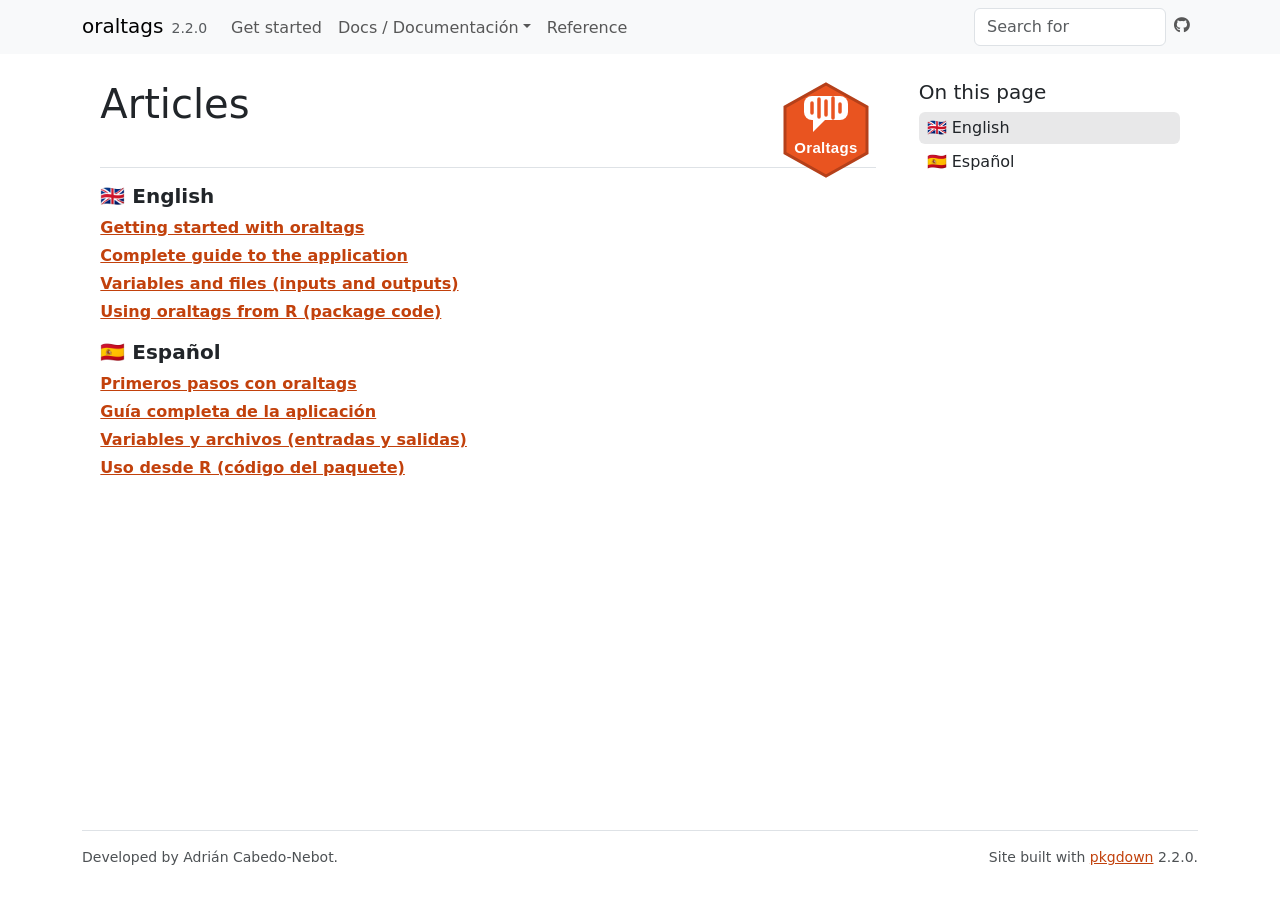
<file: docs/articles/index.html>
<!DOCTYPE html>
<!-- Generated by pkgdown: do not edit by hand --><html lang="en"><head><meta http-equiv="Content-Type" content="text/html; charset=UTF-8"><meta charset="utf-8"><meta http-equiv="X-UA-Compatible" content="IE=edge"><meta name="viewport" content="width=device-width, initial-scale=1, shrink-to-fit=no"><title>Articles • oraltags</title><!-- favicons --><link rel="icon" type="image/png" sizes="96x96" href="../favicon-96x96.png"><link rel="icon" type="”image/svg+xml”" href="../favicon.svg"><link rel="apple-touch-icon" sizes="180x180" href="../apple-touch-icon.png"><link rel="icon" sizes="any" href="../favicon.ico"><link rel="manifest" href="../site.webmanifest"><script src="../deps/jquery-3.6.0/jquery-3.6.0.min.js"></script><meta name="viewport" content="width=device-width, initial-scale=1, shrink-to-fit=no"><link href="../deps/bootstrap-5.3.8/bootstrap.min.css" rel="stylesheet"><script src="../deps/bootstrap-5.3.8/bootstrap.bundle.min.js"></script><link href="../deps/font-awesome-6.5.2/css/all.min.css" rel="stylesheet"><link href="../deps/font-awesome-6.5.2/css/v4-shims.min.css" rel="stylesheet"><script src="../deps/headroom-0.11.0/headroom.min.js"></script><script src="../deps/headroom-0.11.0/jQuery.headroom.min.js"></script><script src="../deps/bootstrap-toc-1.0.1/bootstrap-toc.min.js"></script><script src="../deps/clipboard.js-2.0.11/clipboard.min.js"></script><script src="../deps/search-1.0.0/autocomplete.jquery.min.js"></script><script src="../deps/search-1.0.0/fuse.min.js"></script><script src="../deps/search-1.0.0/mark.min.js"></script><!-- pkgdown --><script src="../pkgdown.js"></script><meta property="og:title" content="Articles"><meta property="og:image" content="https://acabedo.github.io/oraltags/logo.svg"></head><body>
    <a href="#main" class="visually-hidden-focusable">Skip to contents</a>


    <nav class="navbar navbar-expand-lg fixed-top bg-light" data-bs-theme="light" aria-label="Site navigation"><div class="container">

    <a class="navbar-brand me-2" href="../index.html">oraltags</a>

    <small class="nav-text text-muted me-auto" data-bs-toggle="tooltip" data-bs-placement="bottom" title="">2.2.0</small>


    <button class="navbar-toggler" type="button" data-bs-toggle="collapse" data-bs-target="#navbar" aria-controls="navbar" aria-expanded="false" aria-label="Toggle navigation">
      <span class="navbar-toggler-icon"></span>
    </button>

    <div id="navbar" class="collapse navbar-collapse ms-3">
      <ul class="navbar-nav me-auto"><li class="nav-item"><a class="nav-link" href="../articles/oraltags.html">Get started</a></li>
<li class="nav-item dropdown">
  <button class="nav-link dropdown-toggle" type="button" id="dropdown-docs-documentaci-n" data-bs-toggle="dropdown" aria-expanded="false" aria-haspopup="true">Docs / Documentación</button>
  <ul class="dropdown-menu" aria-labelledby="dropdown-docs-documentaci-n"><li><h6 class="dropdown-header" data-toc-skip>🇬🇧 English</h6></li>
    <li><a class="dropdown-item" href="../articles/oraltags.html">Getting started</a></li>
    <li><a class="dropdown-item" href="../articles/app-guide.html">Complete guide to the application</a></li>
    <li><a class="dropdown-item" href="../articles/variables-and-files.html">Variables and files (inputs and outputs)</a></li>
    <li><a class="dropdown-item" href="../articles/using-r.html">Using oraltags from R (code)</a></li>
    <li><hr class="dropdown-divider"></li>
    <li><h6 class="dropdown-header" data-toc-skip>🇪🇸 Español</h6></li>
    <li><a class="dropdown-item" href="../articles/primeros-pasos.html">Primeros pasos</a></li>
    <li><a class="dropdown-item" href="../articles/guia-aplicacion.html">Guía completa de la aplicación</a></li>
    <li><a class="dropdown-item" href="../articles/variables-y-archivos.html">Variables y archivos (entradas y salidas)</a></li>
    <li><a class="dropdown-item" href="../articles/uso-con-r.html">Uso desde R (código del paquete)</a></li>
  </ul></li>
<li class="nav-item"><a class="nav-link" href="../reference/index.html">Reference</a></li>
      </ul><ul class="navbar-nav"><li class="nav-item"><form class="form-inline" role="search">
 <input class="form-control" type="search" name="search-input" id="search-input" autocomplete="off" aria-label="Search site" placeholder="Search for" data-search-index="../search.json"></form></li>
<li class="nav-item"><a class="external-link nav-link" href="https://github.com/acabedo/oraltags" aria-label="GitHub"><span class="fa fab fa-github"></span></a></li>
      </ul></div>


  </div>
</nav><div class="container template-article-index">
<div class="row">
  <main id="main" class="col-md-9"><div class="page-header">
      <img src="../logo.svg" class="logo" alt=""><h1>Articles</h1>
    </div>

    <div class="section ">
      <h3>🇬🇧 English</h3>
      <div class="section-desc"></div>

      <dl><dt><a href="oraltags.html">Getting started with oraltags</a></dt>
        <dd>
        </dd><dt><a href="app-guide.html">Complete guide to the application</a></dt>
        <dd>
        </dd><dt><a href="variables-and-files.html">Variables and files (inputs and outputs)</a></dt>
        <dd>
        </dd><dt><a href="using-r.html">Using oraltags from R (package code)</a></dt>
        <dd>
      </dd></dl></div>
    <div class="section ">
      <h3>🇪🇸 Español</h3>
      <div class="section-desc"></div>

      <dl><dt><a href="primeros-pasos.html">Primeros pasos con oraltags</a></dt>
        <dd>
        </dd><dt><a href="guia-aplicacion.html">Guía completa de la aplicación</a></dt>
        <dd>
        </dd><dt><a href="variables-y-archivos.html">Variables y archivos (entradas y salidas)</a></dt>
        <dd>
        </dd><dt><a href="uso-con-r.html">Uso desde R (código del paquete)</a></dt>
        <dd>
      </dd></dl></div>
  </main><aside class="col-md-3"><nav id="toc" aria-label="Table of contents"><h2>On this page</h2>
    </nav></aside></div>


    <footer><div class="pkgdown-footer-left">
  <p>Developed by Adrián Cabedo-Nebot.</p>
</div>

<div class="pkgdown-footer-right">
  <p>Site built with <a href="https://pkgdown.r-lib.org/" class="external-link">pkgdown</a> 2.2.0.</p>
</div>

    </footer></div>





  </body></html>
</file>
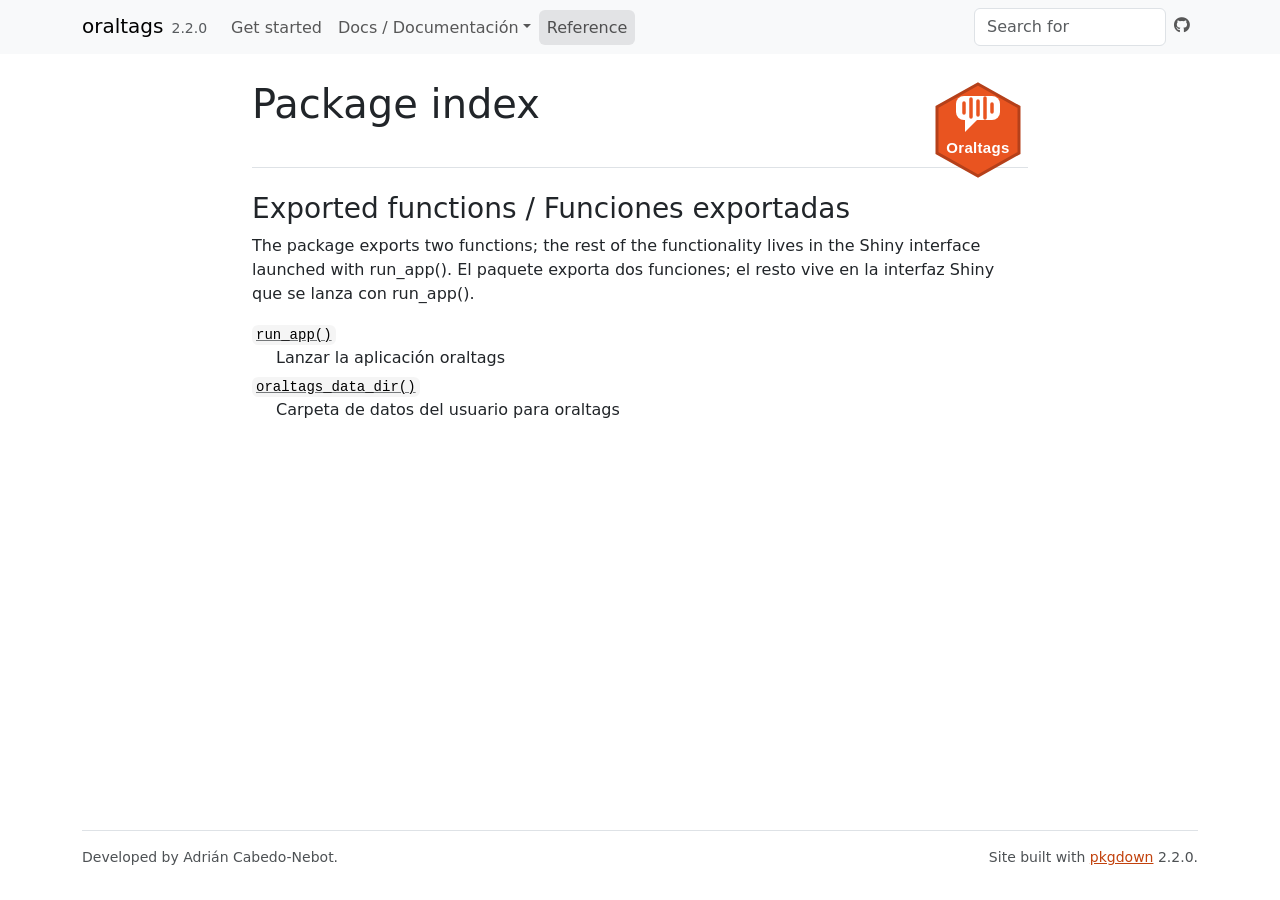
<file: docs/reference/index.html>
<!DOCTYPE html>
<!-- Generated by pkgdown: do not edit by hand --><html lang="en"><head><meta http-equiv="Content-Type" content="text/html; charset=UTF-8"><meta charset="utf-8"><meta http-equiv="X-UA-Compatible" content="IE=edge"><meta name="viewport" content="width=device-width, initial-scale=1, shrink-to-fit=no"><title>Package index • oraltags</title><!-- favicons --><link rel="icon" type="image/png" sizes="96x96" href="../favicon-96x96.png"><link rel="icon" type="”image/svg+xml”" href="../favicon.svg"><link rel="apple-touch-icon" sizes="180x180" href="../apple-touch-icon.png"><link rel="icon" sizes="any" href="../favicon.ico"><link rel="manifest" href="../site.webmanifest"><script src="../deps/jquery-3.6.0/jquery-3.6.0.min.js"></script><meta name="viewport" content="width=device-width, initial-scale=1, shrink-to-fit=no"><link href="../deps/bootstrap-5.3.8/bootstrap.min.css" rel="stylesheet"><script src="../deps/bootstrap-5.3.8/bootstrap.bundle.min.js"></script><link href="../deps/font-awesome-6.5.2/css/all.min.css" rel="stylesheet"><link href="../deps/font-awesome-6.5.2/css/v4-shims.min.css" rel="stylesheet"><script src="../deps/headroom-0.11.0/headroom.min.js"></script><script src="../deps/headroom-0.11.0/jQuery.headroom.min.js"></script><script src="../deps/bootstrap-toc-1.0.1/bootstrap-toc.min.js"></script><script src="../deps/clipboard.js-2.0.11/clipboard.min.js"></script><script src="../deps/search-1.0.0/autocomplete.jquery.min.js"></script><script src="../deps/search-1.0.0/fuse.min.js"></script><script src="../deps/search-1.0.0/mark.min.js"></script><!-- pkgdown --><script src="../pkgdown.js"></script><meta property="og:title" content="Package index"><meta property="og:image" content="https://acabedo.github.io/oraltags/logo.svg"></head><body>
    <a href="#main" class="visually-hidden-focusable">Skip to contents</a>


    <nav class="navbar navbar-expand-lg fixed-top bg-light" data-bs-theme="light" aria-label="Site navigation"><div class="container">

    <a class="navbar-brand me-2" href="../index.html">oraltags</a>

    <small class="nav-text text-muted me-auto" data-bs-toggle="tooltip" data-bs-placement="bottom" title="">2.2.0</small>


    <button class="navbar-toggler" type="button" data-bs-toggle="collapse" data-bs-target="#navbar" aria-controls="navbar" aria-expanded="false" aria-label="Toggle navigation">
      <span class="navbar-toggler-icon"></span>
    </button>

    <div id="navbar" class="collapse navbar-collapse ms-3">
      <ul class="navbar-nav me-auto"><li class="nav-item"><a class="nav-link" href="../articles/oraltags.html">Get started</a></li>
<li class="nav-item dropdown">
  <button class="nav-link dropdown-toggle" type="button" id="dropdown-docs-documentaci-n" data-bs-toggle="dropdown" aria-expanded="false" aria-haspopup="true">Docs / Documentación</button>
  <ul class="dropdown-menu" aria-labelledby="dropdown-docs-documentaci-n"><li><h6 class="dropdown-header" data-toc-skip>🇬🇧 English</h6></li>
    <li><a class="dropdown-item" href="../articles/oraltags.html">Getting started</a></li>
    <li><a class="dropdown-item" href="../articles/app-guide.html">Complete guide to the application</a></li>
    <li><a class="dropdown-item" href="../articles/variables-and-files.html">Variables and files (inputs and outputs)</a></li>
    <li><a class="dropdown-item" href="../articles/using-r.html">Using oraltags from R (code)</a></li>
    <li><hr class="dropdown-divider"></li>
    <li><h6 class="dropdown-header" data-toc-skip>🇪🇸 Español</h6></li>
    <li><a class="dropdown-item" href="../articles/primeros-pasos.html">Primeros pasos</a></li>
    <li><a class="dropdown-item" href="../articles/guia-aplicacion.html">Guía completa de la aplicación</a></li>
    <li><a class="dropdown-item" href="../articles/variables-y-archivos.html">Variables y archivos (entradas y salidas)</a></li>
    <li><a class="dropdown-item" href="../articles/uso-con-r.html">Uso desde R (código del paquete)</a></li>
  </ul></li>
<li class="active nav-item"><a class="nav-link" href="../reference/index.html">Reference</a></li>
      </ul><ul class="navbar-nav"><li class="nav-item"><form class="form-inline" role="search">
 <input class="form-control" type="search" name="search-input" id="search-input" autocomplete="off" aria-label="Search site" placeholder="Search for" data-search-index="../search.json"></form></li>
<li class="nav-item"><a class="external-link nav-link" href="https://github.com/acabedo/oraltags" aria-label="GitHub"><span class="fa fab fa-github"></span></a></li>
      </ul></div>


  </div>
</nav><div class="container template-reference-index">
<div class="row">
  <main id="main" class="col-md-9"><div class="page-header">
      <img src="../logo.svg" class="logo" alt=""><h1>Package index</h1>
    </div>

    <div class="section level2">
      <h2 id="exported-functions-funciones-exportadas">Exported functions / Funciones exportadas<a class="anchor" aria-label="anchor" href="#exported-functions-funciones-exportadas"></a></h2>

      <div class="section-desc"><p>The package exports two functions; the rest of the functionality lives in the Shiny interface launched with run_app(). El paquete exporta dos funciones; el resto vive en la interfaz Shiny que se lanza con run_app().</p></div>

      <dl></dl></div><div class="section level2">




      <dl><dt>

          <code><a href="run_app.html">run_app()</a></code>

        </dt>
        <dd>Lanzar la aplicación oraltags</dd>

        <dt>

          <code><a href="oraltags_data_dir.html">oraltags_data_dir()</a></code>

        </dt>
        <dd>Carpeta de datos del usuario para oraltags</dd>
      </dl></div>
  </main></div>


    <footer><div class="pkgdown-footer-left">
  <p>Developed by Adrián Cabedo-Nebot.</p>
</div>

<div class="pkgdown-footer-right">
  <p>Site built with <a href="https://pkgdown.r-lib.org/" class="external-link">pkgdown</a> 2.2.0.</p>
</div>

    </footer></div>





  </body></html>
</file>
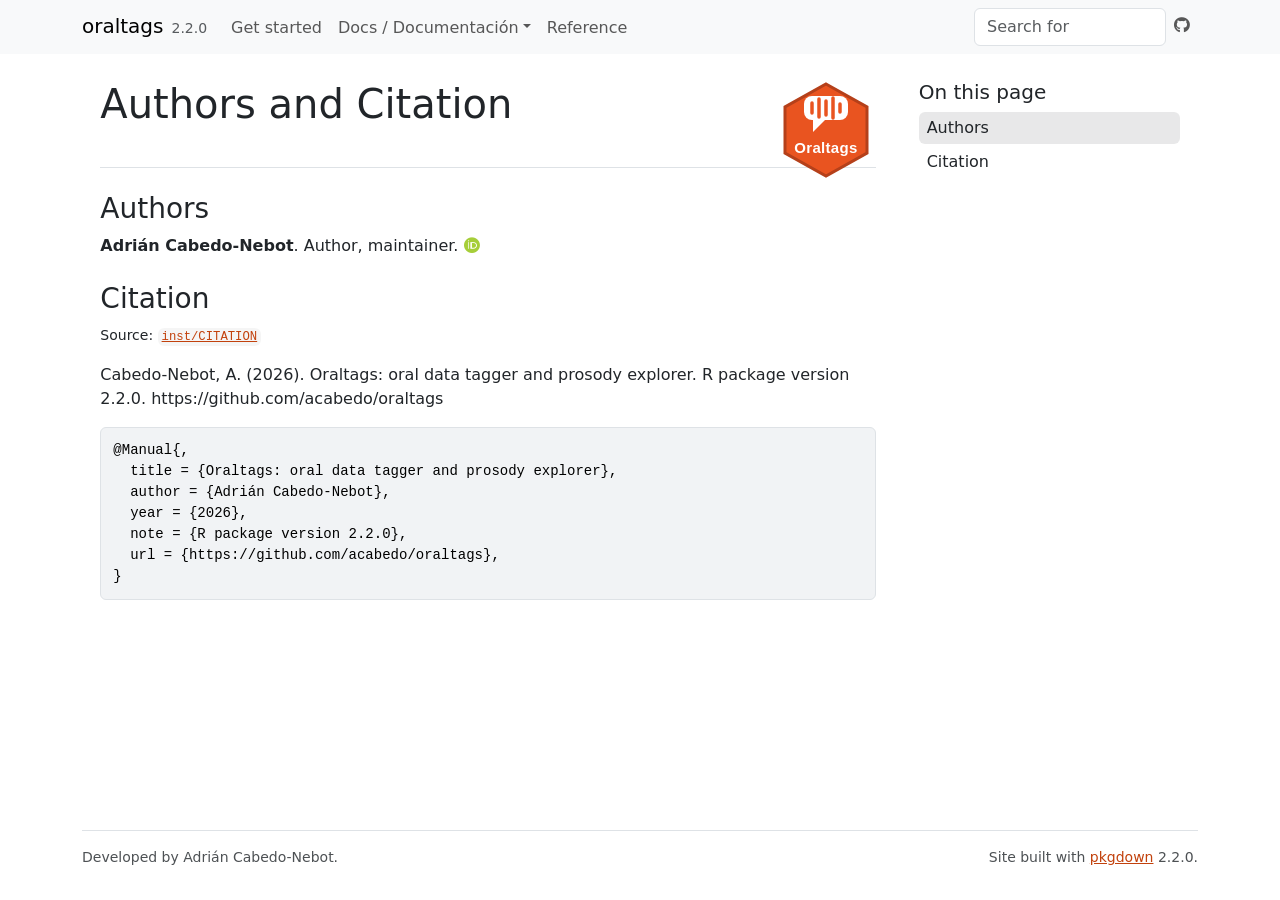
<file: docs/authors.html>
<!DOCTYPE html>
<!-- Generated by pkgdown: do not edit by hand --><html lang="en"><head><meta http-equiv="Content-Type" content="text/html; charset=UTF-8"><meta charset="utf-8"><meta http-equiv="X-UA-Compatible" content="IE=edge"><meta name="viewport" content="width=device-width, initial-scale=1, shrink-to-fit=no"><title>Authors and Citation • oraltags</title><!-- favicons --><link rel="icon" type="image/png" sizes="96x96" href="favicon-96x96.png"><link rel="icon" type="”image/svg+xml”" href="favicon.svg"><link rel="apple-touch-icon" sizes="180x180" href="apple-touch-icon.png"><link rel="icon" sizes="any" href="favicon.ico"><link rel="manifest" href="site.webmanifest"><script src="deps/jquery-3.6.0/jquery-3.6.0.min.js"></script><meta name="viewport" content="width=device-width, initial-scale=1, shrink-to-fit=no"><link href="deps/bootstrap-5.3.8/bootstrap.min.css" rel="stylesheet"><script src="deps/bootstrap-5.3.8/bootstrap.bundle.min.js"></script><link href="deps/font-awesome-6.5.2/css/all.min.css" rel="stylesheet"><link href="deps/font-awesome-6.5.2/css/v4-shims.min.css" rel="stylesheet"><script src="deps/headroom-0.11.0/headroom.min.js"></script><script src="deps/headroom-0.11.0/jQuery.headroom.min.js"></script><script src="deps/bootstrap-toc-1.0.1/bootstrap-toc.min.js"></script><script src="deps/clipboard.js-2.0.11/clipboard.min.js"></script><script src="deps/search-1.0.0/autocomplete.jquery.min.js"></script><script src="deps/search-1.0.0/fuse.min.js"></script><script src="deps/search-1.0.0/mark.min.js"></script><!-- pkgdown --><script src="pkgdown.js"></script><meta property="og:title" content="Authors and Citation"><meta property="og:image" content="https://acabedo.github.io/oraltags/logo.svg"></head><body>
    <a href="#main" class="visually-hidden-focusable">Skip to contents</a>


    <nav class="navbar navbar-expand-lg fixed-top bg-light" data-bs-theme="light" aria-label="Site navigation"><div class="container">

    <a class="navbar-brand me-2" href="index.html">oraltags</a>

    <small class="nav-text text-muted me-auto" data-bs-toggle="tooltip" data-bs-placement="bottom" title="">2.2.0</small>


    <button class="navbar-toggler" type="button" data-bs-toggle="collapse" data-bs-target="#navbar" aria-controls="navbar" aria-expanded="false" aria-label="Toggle navigation">
      <span class="navbar-toggler-icon"></span>
    </button>

    <div id="navbar" class="collapse navbar-collapse ms-3">
      <ul class="navbar-nav me-auto"><li class="nav-item"><a class="nav-link" href="articles/oraltags.html">Get started</a></li>
<li class="nav-item dropdown">
  <button class="nav-link dropdown-toggle" type="button" id="dropdown-docs-documentaci-n" data-bs-toggle="dropdown" aria-expanded="false" aria-haspopup="true">Docs / Documentación</button>
  <ul class="dropdown-menu" aria-labelledby="dropdown-docs-documentaci-n"><li><h6 class="dropdown-header" data-toc-skip>🇬🇧 English</h6></li>
    <li><a class="dropdown-item" href="articles/oraltags.html">Getting started</a></li>
    <li><a class="dropdown-item" href="articles/app-guide.html">Complete guide to the application</a></li>
    <li><a class="dropdown-item" href="articles/variables-and-files.html">Variables and files (inputs and outputs)</a></li>
    <li><a class="dropdown-item" href="articles/using-r.html">Using oraltags from R (code)</a></li>
    <li><hr class="dropdown-divider"></li>
    <li><h6 class="dropdown-header" data-toc-skip>🇪🇸 Español</h6></li>
    <li><a class="dropdown-item" href="articles/primeros-pasos.html">Primeros pasos</a></li>
    <li><a class="dropdown-item" href="articles/guia-aplicacion.html">Guía completa de la aplicación</a></li>
    <li><a class="dropdown-item" href="articles/variables-y-archivos.html">Variables y archivos (entradas y salidas)</a></li>
    <li><a class="dropdown-item" href="articles/uso-con-r.html">Uso desde R (código del paquete)</a></li>
  </ul></li>
<li class="nav-item"><a class="nav-link" href="reference/index.html">Reference</a></li>
      </ul><ul class="navbar-nav"><li class="nav-item"><form class="form-inline" role="search">
 <input class="form-control" type="search" name="search-input" id="search-input" autocomplete="off" aria-label="Search site" placeholder="Search for" data-search-index="search.json"></form></li>
<li class="nav-item"><a class="external-link nav-link" href="https://github.com/acabedo/oraltags" aria-label="GitHub"><span class="fa fab fa-github"></span></a></li>
      </ul></div>


  </div>
</nav><div class="container template-citation-authors">
<div class="row">
  <main id="main" class="col-md-9"><div class="page-header">
      <img src="logo.svg" class="logo" alt=""><h1>Authors and Citation</h1>
    </div>

    <div class="section level2">
      <h2>Authors</h2>

      <ul class="list-unstyled"><li>
          <p><strong>Adrián Cabedo-Nebot</strong>. Author, maintainer. <a href="https://orcid.org/0000-0002-3881-9308" target="orcid.widget" aria-label="ORCID" class="external-link"><span class="fab fa-orcid orcid" aria-hidden="true"></span></a>
          </p>
        </li>
      </ul></div>

    <div class="section level2">
      <h2 id="citation">Citation</h2>
      <p><small class="dont-index">Source: <a href="https://github.com/acabedo/oraltags/blob/HEAD/inst/CITATION" class="external-link"><code>inst/CITATION</code></a></small></p>

      <p>Cabedo-Nebot, A. (2026). Oraltags: oral data tagger and prosody explorer. R package version 2.2.0. https://github.com/acabedo/oraltags</p>
      <pre>@Manual{,
  title = {Oraltags: oral data tagger and prosody explorer},
  author = {Adrián Cabedo-Nebot},
  year = {2026},
  note = {R package version 2.2.0},
  url = {https://github.com/acabedo/oraltags},
}</pre>
    </div>

  </main><aside class="col-md-3"><nav id="toc" aria-label="Table of contents"><h2>On this page</h2>
    </nav></aside></div>


    <footer><div class="pkgdown-footer-left">
  <p>Developed by Adrián Cabedo-Nebot.</p>
</div>

<div class="pkgdown-footer-right">
  <p>Site built with <a href="https://pkgdown.r-lib.org/" class="external-link">pkgdown</a> 2.2.0.</p>
</div>

    </footer></div>





  </body></html>
</file>
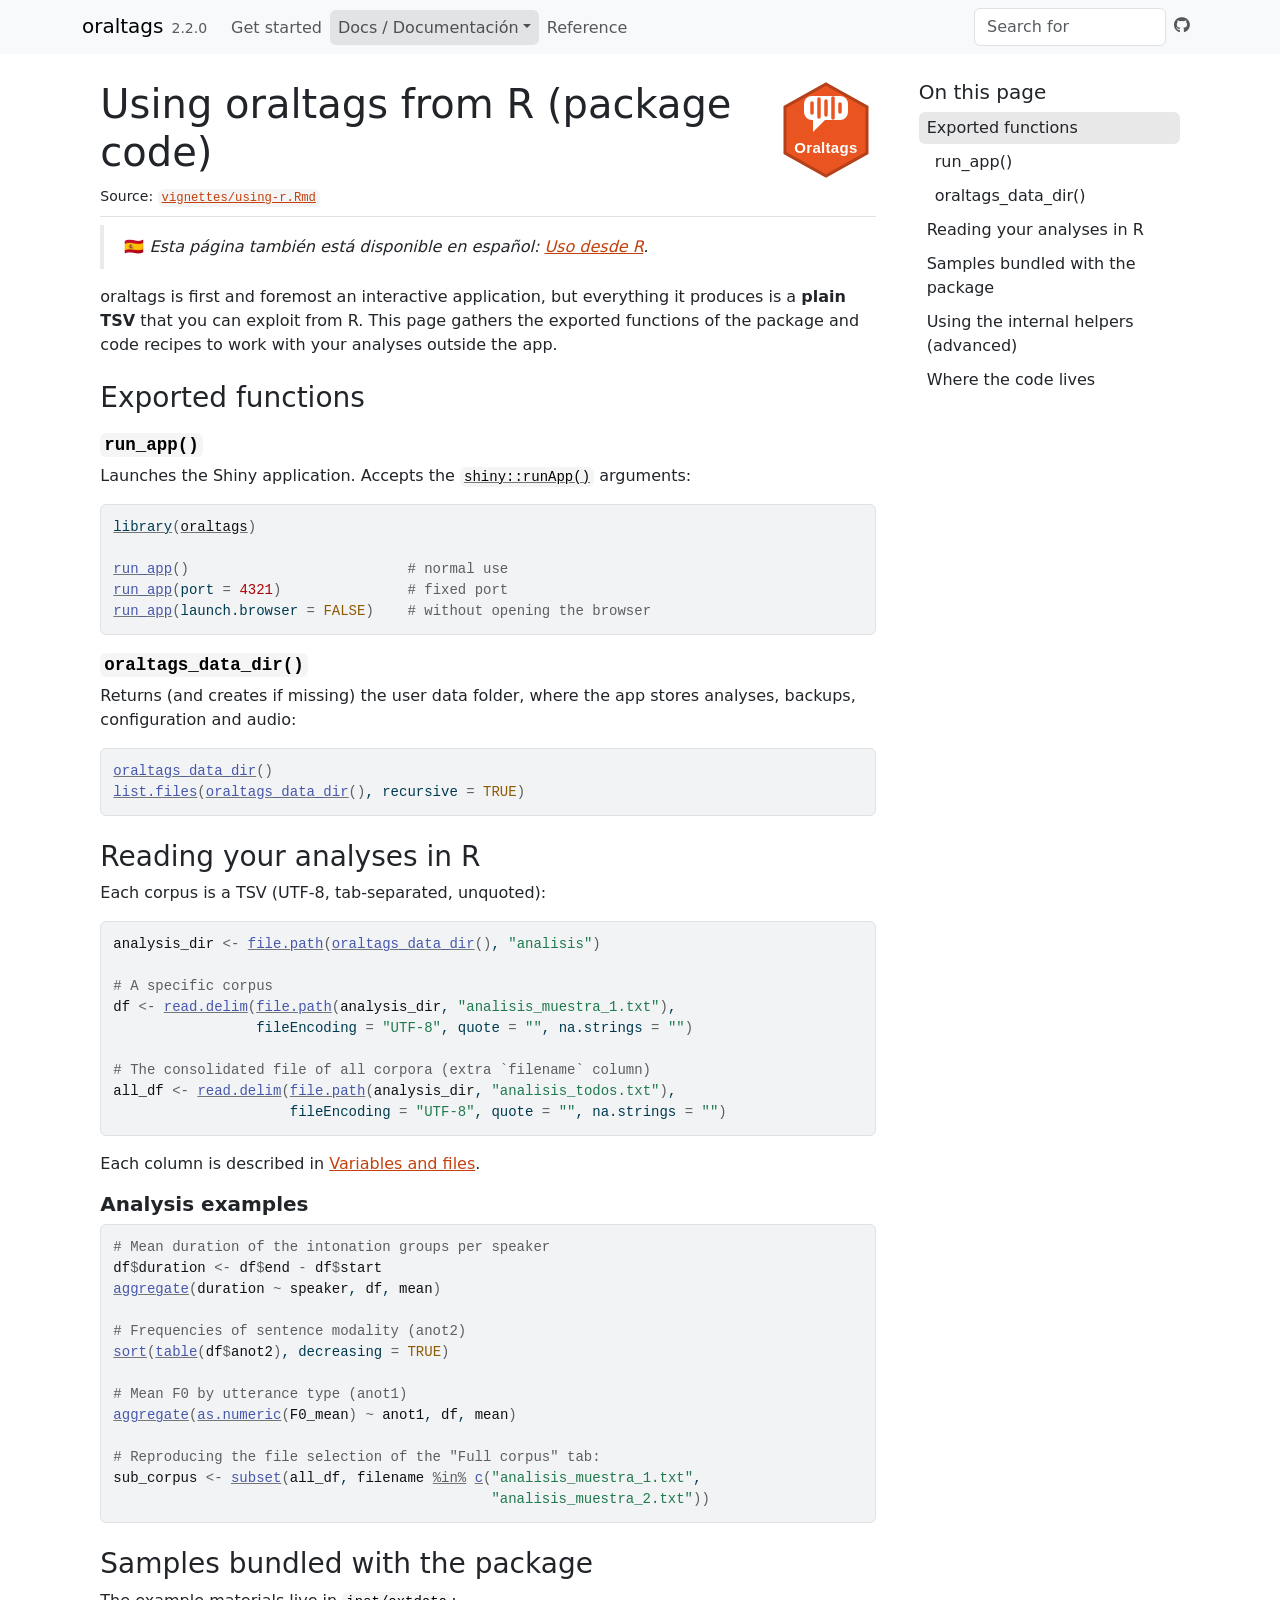
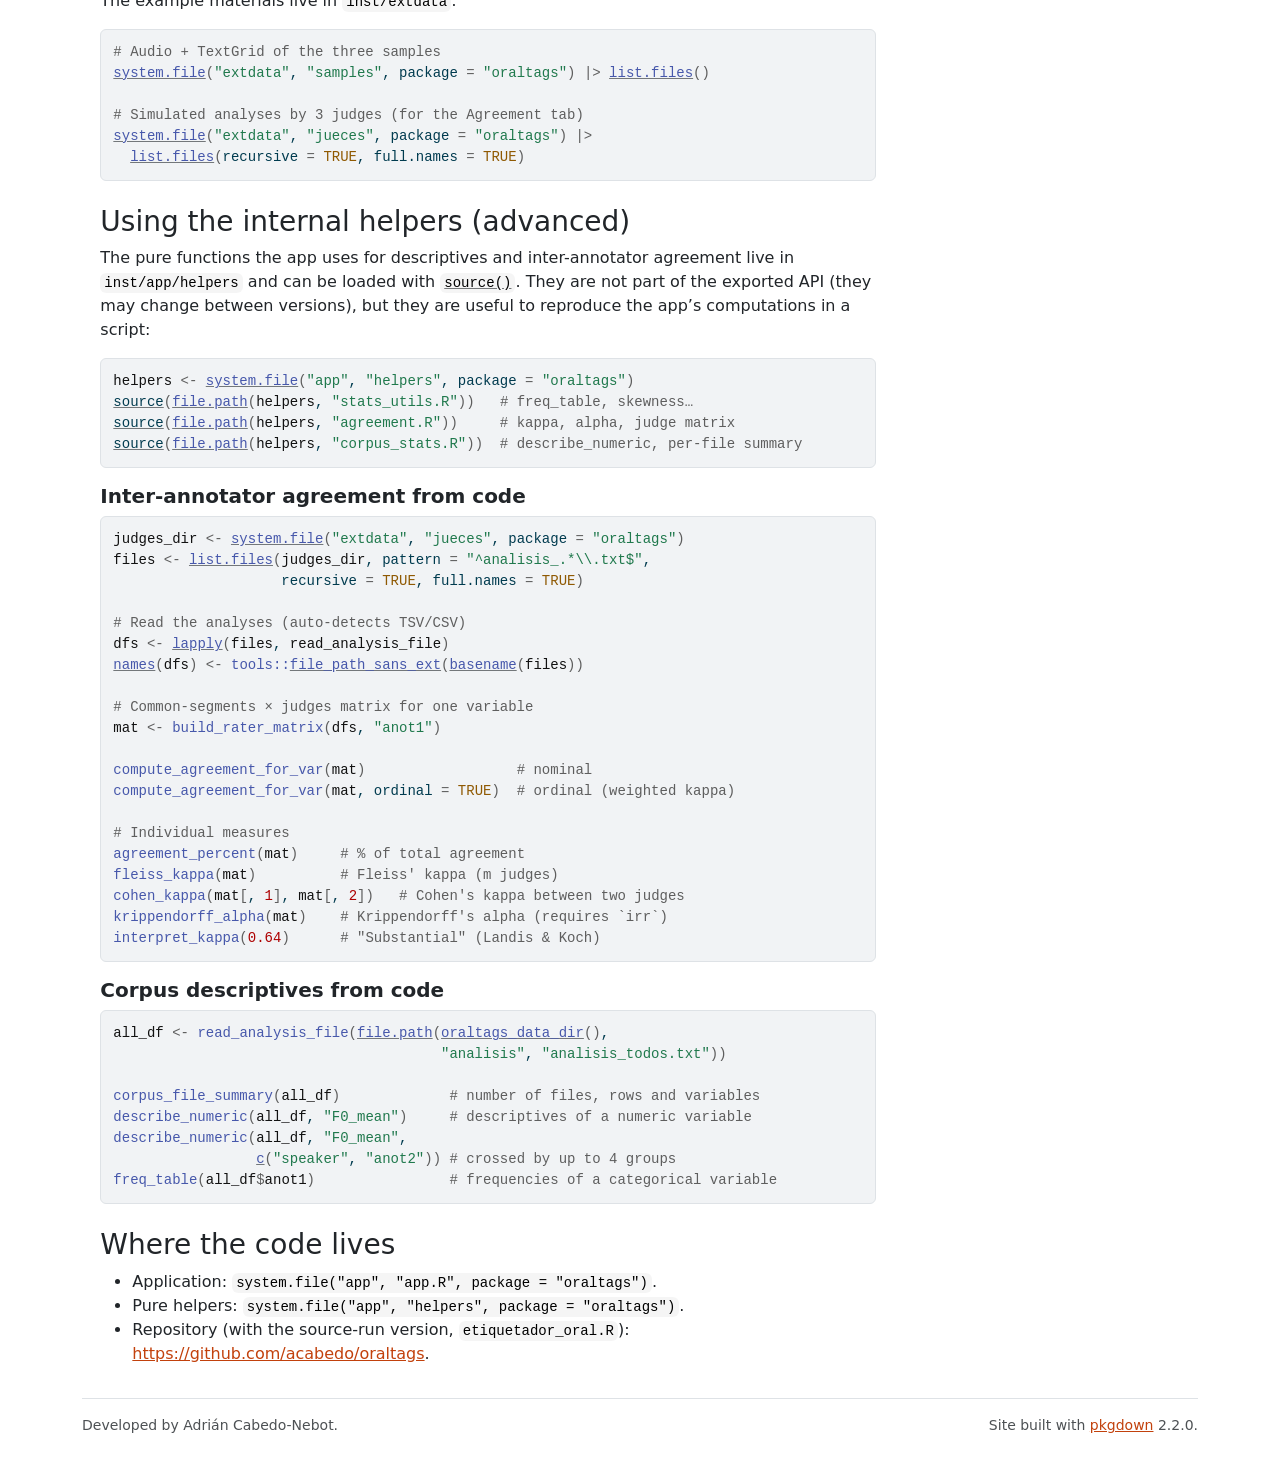
<file: docs/articles/using-r.html>
<!DOCTYPE html>
<!-- Generated by pkgdown: do not edit by hand --><html lang="en">
<head>
<meta http-equiv="Content-Type" content="text/html; charset=UTF-8">
<meta charset="utf-8">
<meta http-equiv="X-UA-Compatible" content="IE=edge">
<meta name="viewport" content="width=device-width, initial-scale=1, shrink-to-fit=no">
<title>Using oraltags from R (package code) • oraltags</title>
<!-- favicons --><link rel="icon" type="image/png" sizes="96x96" href="../favicon-96x96.png">
<link rel="icon" type="”image/svg+xml”" href="../favicon.svg">
<link rel="apple-touch-icon" sizes="180x180" href="../apple-touch-icon.png">
<link rel="icon" sizes="any" href="../favicon.ico">
<link rel="manifest" href="../site.webmanifest">
<script src="../deps/jquery-3.6.0/jquery-3.6.0.min.js"></script><meta name="viewport" content="width=device-width, initial-scale=1, shrink-to-fit=no">
<link href="../deps/bootstrap-5.3.8/bootstrap.min.css" rel="stylesheet">
<script src="../deps/bootstrap-5.3.8/bootstrap.bundle.min.js"></script><link href="../deps/font-awesome-6.5.2/css/all.min.css" rel="stylesheet">
<link href="../deps/font-awesome-6.5.2/css/v4-shims.min.css" rel="stylesheet">
<script src="../deps/headroom-0.11.0/headroom.min.js"></script><script src="../deps/headroom-0.11.0/jQuery.headroom.min.js"></script><script src="../deps/bootstrap-toc-1.0.1/bootstrap-toc.min.js"></script><script src="../deps/clipboard.js-2.0.11/clipboard.min.js"></script><script src="../deps/search-1.0.0/autocomplete.jquery.min.js"></script><script src="../deps/search-1.0.0/fuse.min.js"></script><script src="../deps/search-1.0.0/mark.min.js"></script><!-- pkgdown --><script src="../pkgdown.js"></script><meta property="og:title" content="Using oraltags from R (package code)">
</head>
<body>
    <a href="#main" class="visually-hidden-focusable">Skip to contents</a>


    <nav class="navbar navbar-expand-lg fixed-top bg-light" data-bs-theme="light" aria-label="Site navigation"><div class="container">

    <a class="navbar-brand me-2" href="../index.html">oraltags</a>

    <small class="nav-text text-muted me-auto" data-bs-toggle="tooltip" data-bs-placement="bottom" title="">2.2.0</small>


    <button class="navbar-toggler" type="button" data-bs-toggle="collapse" data-bs-target="#navbar" aria-controls="navbar" aria-expanded="false" aria-label="Toggle navigation">
      <span class="navbar-toggler-icon"></span>
    </button>

    <div id="navbar" class="collapse navbar-collapse ms-3">
      <ul class="navbar-nav me-auto">
<li class="nav-item"><a class="nav-link" href="../articles/oraltags.html">Get started</a></li>
<li class="active nav-item dropdown">
  <button class="nav-link dropdown-toggle" type="button" id="dropdown-docs-documentaci-n" data-bs-toggle="dropdown" aria-expanded="false" aria-haspopup="true">Docs / Documentación</button>
  <ul class="dropdown-menu" aria-labelledby="dropdown-docs-documentaci-n">
<li><h6 class="dropdown-header" data-toc-skip>🇬🇧 English</h6></li>
    <li><a class="dropdown-item" href="../articles/oraltags.html">Getting started</a></li>
    <li><a class="dropdown-item" href="../articles/app-guide.html">Complete guide to the application</a></li>
    <li><a class="dropdown-item" href="../articles/variables-and-files.html">Variables and files (inputs and outputs)</a></li>
    <li><a class="dropdown-item" href="../articles/using-r.html">Using oraltags from R (code)</a></li>
    <li><hr class="dropdown-divider"></li>
    <li><h6 class="dropdown-header" data-toc-skip>🇪🇸 Español</h6></li>
    <li><a class="dropdown-item" href="../articles/primeros-pasos.html">Primeros pasos</a></li>
    <li><a class="dropdown-item" href="../articles/guia-aplicacion.html">Guía completa de la aplicación</a></li>
    <li><a class="dropdown-item" href="../articles/variables-y-archivos.html">Variables y archivos (entradas y salidas)</a></li>
    <li><a class="dropdown-item" href="../articles/uso-con-r.html">Uso desde R (código del paquete)</a></li>
  </ul>
</li>
<li class="nav-item"><a class="nav-link" href="../reference/index.html">Reference</a></li>
      </ul>
<ul class="navbar-nav">
<li class="nav-item"><form class="form-inline" role="search">
 <input class="form-control" type="search" name="search-input" id="search-input" autocomplete="off" aria-label="Search site" placeholder="Search for" data-search-index="../search.json">
</form></li>
<li class="nav-item"><a class="external-link nav-link" href="https://github.com/acabedo/oraltags" aria-label="GitHub"><span class="fa fab fa-github"></span></a></li>
      </ul>
</div>


  </div>
</nav><div class="container template-article">




<div class="row">
  <main id="main" class="col-md-9"><div class="page-header">
      <img src="../logo.svg" class="logo" alt=""><h1>Using oraltags from R (package code)</h1>
            
      
      <small class="dont-index">Source: <a href="https://github.com/acabedo/oraltags/blob/HEAD/vignettes/using-r.Rmd" class="external-link"><code>vignettes/using-r.Rmd</code></a></small>
      <div class="d-none name"><code>using-r.Rmd</code></div>
    </div>

    
    
<blockquote>
<p>🇪🇸 <em>Esta página también está disponible en español: <a href="uso-con-r.html">Uso desde R</a>.</em></p>
</blockquote>
<p>oraltags is first and foremost an interactive application, but
everything it produces is a <strong>plain TSV</strong> that you can
exploit from R. This page gathers the exported functions of the package
and code recipes to work with your analyses outside the app.</p>
<div class="section level2">
<h2 id="exported-functions">Exported functions<a class="anchor" aria-label="anchor" href="#exported-functions"></a>
</h2>
<div class="section level3">
<h3 id="run_app">
<code>run_app()</code><a class="anchor" aria-label="anchor" href="#run_app"></a>
</h3>
<p>Launches the Shiny application. Accepts the
<code><a href="https://rdrr.io/pkg/shiny/man/runApp.html" class="external-link">shiny::runApp()</a></code> arguments:</p>
<div class="sourceCode" id="cb1"><pre class="downlit sourceCode r">
<code class="sourceCode R"><span><span class="kw"><a href="https://rdrr.io/r/base/library.html" class="external-link">library</a></span><span class="op">(</span><span class="va"><a href="https://acabedo.github.io/oraltags/">oraltags</a></span><span class="op">)</span></span>
<span></span>
<span><span class="fu"><a href="../reference/run_app.html">run_app</a></span><span class="op">(</span><span class="op">)</span>                          <span class="co"># normal use</span></span>
<span><span class="fu"><a href="../reference/run_app.html">run_app</a></span><span class="op">(</span>port <span class="op">=</span> <span class="fl">4321</span><span class="op">)</span>               <span class="co"># fixed port</span></span>
<span><span class="fu"><a href="../reference/run_app.html">run_app</a></span><span class="op">(</span>launch.browser <span class="op">=</span> <span class="cn">FALSE</span><span class="op">)</span>    <span class="co"># without opening the browser</span></span></code></pre></div>
</div>
<div class="section level3">
<h3 id="oraltags_data_dir">
<code>oraltags_data_dir()</code><a class="anchor" aria-label="anchor" href="#oraltags_data_dir"></a>
</h3>
<p>Returns (and creates if missing) the user data folder, where the app
stores analyses, backups, configuration and audio:</p>
<div class="sourceCode" id="cb2"><pre class="downlit sourceCode r">
<code class="sourceCode R"><span><span class="fu"><a href="../reference/oraltags_data_dir.html">oraltags_data_dir</a></span><span class="op">(</span><span class="op">)</span></span>
<span><span class="fu"><a href="https://rdrr.io/r/base/list.files.html" class="external-link">list.files</a></span><span class="op">(</span><span class="fu"><a href="../reference/oraltags_data_dir.html">oraltags_data_dir</a></span><span class="op">(</span><span class="op">)</span>, recursive <span class="op">=</span> <span class="cn">TRUE</span><span class="op">)</span></span></code></pre></div>
</div>
</div>
<div class="section level2">
<h2 id="reading-your-analyses-in-r">Reading your analyses in R<a class="anchor" aria-label="anchor" href="#reading-your-analyses-in-r"></a>
</h2>
<p>Each corpus is a TSV (UTF-8, tab-separated, unquoted):</p>
<div class="sourceCode" id="cb3"><pre class="downlit sourceCode r">
<code class="sourceCode R"><span><span class="va">analysis_dir</span> <span class="op">&lt;-</span> <span class="fu"><a href="https://rdrr.io/r/base/file.path.html" class="external-link">file.path</a></span><span class="op">(</span><span class="fu"><a href="../reference/oraltags_data_dir.html">oraltags_data_dir</a></span><span class="op">(</span><span class="op">)</span>, <span class="st">"analisis"</span><span class="op">)</span></span>
<span></span>
<span><span class="co"># A specific corpus</span></span>
<span><span class="va">df</span> <span class="op">&lt;-</span> <span class="fu"><a href="https://rdrr.io/r/utils/read.table.html" class="external-link">read.delim</a></span><span class="op">(</span><span class="fu"><a href="https://rdrr.io/r/base/file.path.html" class="external-link">file.path</a></span><span class="op">(</span><span class="va">analysis_dir</span>, <span class="st">"analisis_muestra_1.txt"</span><span class="op">)</span>,</span>
<span>                 fileEncoding <span class="op">=</span> <span class="st">"UTF-8"</span>, quote <span class="op">=</span> <span class="st">""</span>, na.strings <span class="op">=</span> <span class="st">""</span><span class="op">)</span></span>
<span></span>
<span><span class="co"># The consolidated file of all corpora (extra `filename` column)</span></span>
<span><span class="va">all_df</span> <span class="op">&lt;-</span> <span class="fu"><a href="https://rdrr.io/r/utils/read.table.html" class="external-link">read.delim</a></span><span class="op">(</span><span class="fu"><a href="https://rdrr.io/r/base/file.path.html" class="external-link">file.path</a></span><span class="op">(</span><span class="va">analysis_dir</span>, <span class="st">"analisis_todos.txt"</span><span class="op">)</span>,</span>
<span>                     fileEncoding <span class="op">=</span> <span class="st">"UTF-8"</span>, quote <span class="op">=</span> <span class="st">""</span>, na.strings <span class="op">=</span> <span class="st">""</span><span class="op">)</span></span></code></pre></div>
<p>Each column is described in <a href="variables-and-files.html">Variables and files</a>.</p>
<div class="section level3">
<h3 id="analysis-examples">Analysis examples<a class="anchor" aria-label="anchor" href="#analysis-examples"></a>
</h3>
<div class="sourceCode" id="cb4"><pre class="downlit sourceCode r">
<code class="sourceCode R"><span><span class="co"># Mean duration of the intonation groups per speaker</span></span>
<span><span class="va">df</span><span class="op">$</span><span class="va">duration</span> <span class="op">&lt;-</span> <span class="va">df</span><span class="op">$</span><span class="va">end</span> <span class="op">-</span> <span class="va">df</span><span class="op">$</span><span class="va">start</span></span>
<span><span class="fu"><a href="https://rdrr.io/r/stats/aggregate.html" class="external-link">aggregate</a></span><span class="op">(</span><span class="va">duration</span> <span class="op">~</span> <span class="va">speaker</span>, <span class="va">df</span>, <span class="va">mean</span><span class="op">)</span></span>
<span></span>
<span><span class="co"># Frequencies of sentence modality (anot2)</span></span>
<span><span class="fu"><a href="https://rdrr.io/r/base/sort.html" class="external-link">sort</a></span><span class="op">(</span><span class="fu"><a href="https://rdrr.io/r/base/table.html" class="external-link">table</a></span><span class="op">(</span><span class="va">df</span><span class="op">$</span><span class="va">anot2</span><span class="op">)</span>, decreasing <span class="op">=</span> <span class="cn">TRUE</span><span class="op">)</span></span>
<span></span>
<span><span class="co"># Mean F0 by utterance type (anot1)</span></span>
<span><span class="fu"><a href="https://rdrr.io/r/stats/aggregate.html" class="external-link">aggregate</a></span><span class="op">(</span><span class="fu"><a href="https://rdrr.io/r/base/numeric.html" class="external-link">as.numeric</a></span><span class="op">(</span><span class="va">F0_mean</span><span class="op">)</span> <span class="op">~</span> <span class="va">anot1</span>, <span class="va">df</span>, <span class="va">mean</span><span class="op">)</span></span>
<span></span>
<span><span class="co"># Reproducing the file selection of the "Full corpus" tab:</span></span>
<span><span class="va">sub_corpus</span> <span class="op">&lt;-</span> <span class="fu"><a href="https://rdrr.io/r/base/subset.html" class="external-link">subset</a></span><span class="op">(</span><span class="va">all_df</span>, <span class="va">filename</span> <span class="op"><a href="https://rdrr.io/r/base/match.html" class="external-link">%in%</a></span> <span class="fu"><a href="https://rdrr.io/r/base/c.html" class="external-link">c</a></span><span class="op">(</span><span class="st">"analisis_muestra_1.txt"</span>,</span>
<span>                                             <span class="st">"analisis_muestra_2.txt"</span><span class="op">)</span><span class="op">)</span></span></code></pre></div>
</div>
</div>
<div class="section level2">
<h2 id="samples-bundled-with-the-package">Samples bundled with the package<a class="anchor" aria-label="anchor" href="#samples-bundled-with-the-package"></a>
</h2>
<p>The example materials live in <code>inst/extdata</code>:</p>
<div class="sourceCode" id="cb5"><pre class="downlit sourceCode r">
<code class="sourceCode R"><span><span class="co"># Audio + TextGrid of the three samples</span></span>
<span><span class="fu"><a href="https://rdrr.io/r/base/system.file.html" class="external-link">system.file</a></span><span class="op">(</span><span class="st">"extdata"</span>, <span class="st">"samples"</span>, package <span class="op">=</span> <span class="st">"oraltags"</span><span class="op">)</span> <span class="op">|&gt;</span> <span class="fu"><a href="https://rdrr.io/r/base/list.files.html" class="external-link">list.files</a></span><span class="op">(</span><span class="op">)</span></span>
<span></span>
<span><span class="co"># Simulated analyses by 3 judges (for the Agreement tab)</span></span>
<span><span class="fu"><a href="https://rdrr.io/r/base/system.file.html" class="external-link">system.file</a></span><span class="op">(</span><span class="st">"extdata"</span>, <span class="st">"jueces"</span>, package <span class="op">=</span> <span class="st">"oraltags"</span><span class="op">)</span> <span class="op">|&gt;</span></span>
<span>  <span class="fu"><a href="https://rdrr.io/r/base/list.files.html" class="external-link">list.files</a></span><span class="op">(</span>recursive <span class="op">=</span> <span class="cn">TRUE</span>, full.names <span class="op">=</span> <span class="cn">TRUE</span><span class="op">)</span></span></code></pre></div>
</div>
<div class="section level2">
<h2 id="using-the-internal-helpers-advanced">Using the internal helpers (advanced)<a class="anchor" aria-label="anchor" href="#using-the-internal-helpers-advanced"></a>
</h2>
<p>The pure functions the app uses for descriptives and inter-annotator
agreement live in <code>inst/app/helpers</code> and can be loaded with
<code><a href="https://rdrr.io/r/base/source.html" class="external-link">source()</a></code>. They are not part of the exported API (they may
change between versions), but they are useful to reproduce the app’s
computations in a script:</p>
<div class="sourceCode" id="cb6"><pre class="downlit sourceCode r">
<code class="sourceCode R"><span><span class="va">helpers</span> <span class="op">&lt;-</span> <span class="fu"><a href="https://rdrr.io/r/base/system.file.html" class="external-link">system.file</a></span><span class="op">(</span><span class="st">"app"</span>, <span class="st">"helpers"</span>, package <span class="op">=</span> <span class="st">"oraltags"</span><span class="op">)</span></span>
<span><span class="kw"><a href="https://rdrr.io/r/base/source.html" class="external-link">source</a></span><span class="op">(</span><span class="fu"><a href="https://rdrr.io/r/base/file.path.html" class="external-link">file.path</a></span><span class="op">(</span><span class="va">helpers</span>, <span class="st">"stats_utils.R"</span><span class="op">)</span><span class="op">)</span>   <span class="co"># freq_table, skewness…</span></span>
<span><span class="kw"><a href="https://rdrr.io/r/base/source.html" class="external-link">source</a></span><span class="op">(</span><span class="fu"><a href="https://rdrr.io/r/base/file.path.html" class="external-link">file.path</a></span><span class="op">(</span><span class="va">helpers</span>, <span class="st">"agreement.R"</span><span class="op">)</span><span class="op">)</span>     <span class="co"># kappa, alpha, judge matrix</span></span>
<span><span class="kw"><a href="https://rdrr.io/r/base/source.html" class="external-link">source</a></span><span class="op">(</span><span class="fu"><a href="https://rdrr.io/r/base/file.path.html" class="external-link">file.path</a></span><span class="op">(</span><span class="va">helpers</span>, <span class="st">"corpus_stats.R"</span><span class="op">)</span><span class="op">)</span>  <span class="co"># describe_numeric, per-file summary</span></span></code></pre></div>
<div class="section level3">
<h3 id="inter-annotator-agreement-from-code">Inter-annotator agreement from code<a class="anchor" aria-label="anchor" href="#inter-annotator-agreement-from-code"></a>
</h3>
<div class="sourceCode" id="cb7"><pre class="downlit sourceCode r">
<code class="sourceCode R"><span><span class="va">judges_dir</span> <span class="op">&lt;-</span> <span class="fu"><a href="https://rdrr.io/r/base/system.file.html" class="external-link">system.file</a></span><span class="op">(</span><span class="st">"extdata"</span>, <span class="st">"jueces"</span>, package <span class="op">=</span> <span class="st">"oraltags"</span><span class="op">)</span></span>
<span><span class="va">files</span> <span class="op">&lt;-</span> <span class="fu"><a href="https://rdrr.io/r/base/list.files.html" class="external-link">list.files</a></span><span class="op">(</span><span class="va">judges_dir</span>, pattern <span class="op">=</span> <span class="st">"^analisis_.*\\.txt$"</span>,</span>
<span>                    recursive <span class="op">=</span> <span class="cn">TRUE</span>, full.names <span class="op">=</span> <span class="cn">TRUE</span><span class="op">)</span></span>
<span></span>
<span><span class="co"># Read the analyses (auto-detects TSV/CSV)</span></span>
<span><span class="va">dfs</span> <span class="op">&lt;-</span> <span class="fu"><a href="https://rdrr.io/r/base/lapply.html" class="external-link">lapply</a></span><span class="op">(</span><span class="va">files</span>, <span class="va">read_analysis_file</span><span class="op">)</span></span>
<span><span class="fu"><a href="https://rdrr.io/r/base/names.html" class="external-link">names</a></span><span class="op">(</span><span class="va">dfs</span><span class="op">)</span> <span class="op">&lt;-</span> <span class="fu">tools</span><span class="fu">::</span><span class="fu"><a href="https://rdrr.io/r/tools/fileutils.html" class="external-link">file_path_sans_ext</a></span><span class="op">(</span><span class="fu"><a href="https://rdrr.io/r/base/basename.html" class="external-link">basename</a></span><span class="op">(</span><span class="va">files</span><span class="op">)</span><span class="op">)</span></span>
<span></span>
<span><span class="co"># Common-segments × judges matrix for one variable</span></span>
<span><span class="va">mat</span> <span class="op">&lt;-</span> <span class="fu">build_rater_matrix</span><span class="op">(</span><span class="va">dfs</span>, <span class="st">"anot1"</span><span class="op">)</span></span>
<span></span>
<span><span class="fu">compute_agreement_for_var</span><span class="op">(</span><span class="va">mat</span><span class="op">)</span>                  <span class="co"># nominal</span></span>
<span><span class="fu">compute_agreement_for_var</span><span class="op">(</span><span class="va">mat</span>, ordinal <span class="op">=</span> <span class="cn">TRUE</span><span class="op">)</span>  <span class="co"># ordinal (weighted kappa)</span></span>
<span></span>
<span><span class="co"># Individual measures</span></span>
<span><span class="fu">agreement_percent</span><span class="op">(</span><span class="va">mat</span><span class="op">)</span>     <span class="co"># % of total agreement</span></span>
<span><span class="fu">fleiss_kappa</span><span class="op">(</span><span class="va">mat</span><span class="op">)</span>          <span class="co"># Fleiss' kappa (m judges)</span></span>
<span><span class="fu">cohen_kappa</span><span class="op">(</span><span class="va">mat</span><span class="op">[</span>, <span class="fl">1</span><span class="op">]</span>, <span class="va">mat</span><span class="op">[</span>, <span class="fl">2</span><span class="op">]</span><span class="op">)</span>   <span class="co"># Cohen's kappa between two judges</span></span>
<span><span class="fu">krippendorff_alpha</span><span class="op">(</span><span class="va">mat</span><span class="op">)</span>    <span class="co"># Krippendorff's alpha (requires `irr`)</span></span>
<span><span class="fu">interpret_kappa</span><span class="op">(</span><span class="fl">0.64</span><span class="op">)</span>      <span class="co"># "Substantial" (Landis &amp; Koch)</span></span></code></pre></div>
</div>
<div class="section level3">
<h3 id="corpus-descriptives-from-code">Corpus descriptives from code<a class="anchor" aria-label="anchor" href="#corpus-descriptives-from-code"></a>
</h3>
<div class="sourceCode" id="cb8"><pre class="downlit sourceCode r">
<code class="sourceCode R"><span><span class="va">all_df</span> <span class="op">&lt;-</span> <span class="fu">read_analysis_file</span><span class="op">(</span><span class="fu"><a href="https://rdrr.io/r/base/file.path.html" class="external-link">file.path</a></span><span class="op">(</span><span class="fu"><a href="../reference/oraltags_data_dir.html">oraltags_data_dir</a></span><span class="op">(</span><span class="op">)</span>,</span>
<span>                                       <span class="st">"analisis"</span>, <span class="st">"analisis_todos.txt"</span><span class="op">)</span><span class="op">)</span></span>
<span></span>
<span><span class="fu">corpus_file_summary</span><span class="op">(</span><span class="va">all_df</span><span class="op">)</span>             <span class="co"># number of files, rows and variables</span></span>
<span><span class="fu">describe_numeric</span><span class="op">(</span><span class="va">all_df</span>, <span class="st">"F0_mean"</span><span class="op">)</span>     <span class="co"># descriptives of a numeric variable</span></span>
<span><span class="fu">describe_numeric</span><span class="op">(</span><span class="va">all_df</span>, <span class="st">"F0_mean"</span>,</span>
<span>                 <span class="fu"><a href="https://rdrr.io/r/base/c.html" class="external-link">c</a></span><span class="op">(</span><span class="st">"speaker"</span>, <span class="st">"anot2"</span><span class="op">)</span><span class="op">)</span> <span class="co"># crossed by up to 4 groups</span></span>
<span><span class="fu">freq_table</span><span class="op">(</span><span class="va">all_df</span><span class="op">$</span><span class="va">anot1</span><span class="op">)</span>                <span class="co"># frequencies of a categorical variable</span></span></code></pre></div>
</div>
</div>
<div class="section level2">
<h2 id="where-the-code-lives">Where the code lives<a class="anchor" aria-label="anchor" href="#where-the-code-lives"></a>
</h2>
<ul>
<li>Application:
<code>system.file("app", "app.R", package = "oraltags")</code>.</li>
<li>Pure helpers:
<code>system.file("app", "helpers", package = "oraltags")</code>.</li>
<li>Repository (with the source-run version,
<code>etiquetador_oral.R</code>): <a href="https://github.com/acabedo/oraltags" class="external-link uri">https://github.com/acabedo/oraltags</a>.</li>
</ul>
</div>
  </main><aside class="col-md-3"><nav id="toc" aria-label="Table of contents"><h2>On this page</h2>
    </nav></aside>
</div>



    <footer><div class="pkgdown-footer-left">
  <p>Developed by Adrián Cabedo-Nebot.</p>
</div>

<div class="pkgdown-footer-right">
  <p>Site built with <a href="https://pkgdown.r-lib.org/" class="external-link">pkgdown</a> 2.2.0.</p>
</div>

    </footer>
</div>





  </body>
</html>
</file>
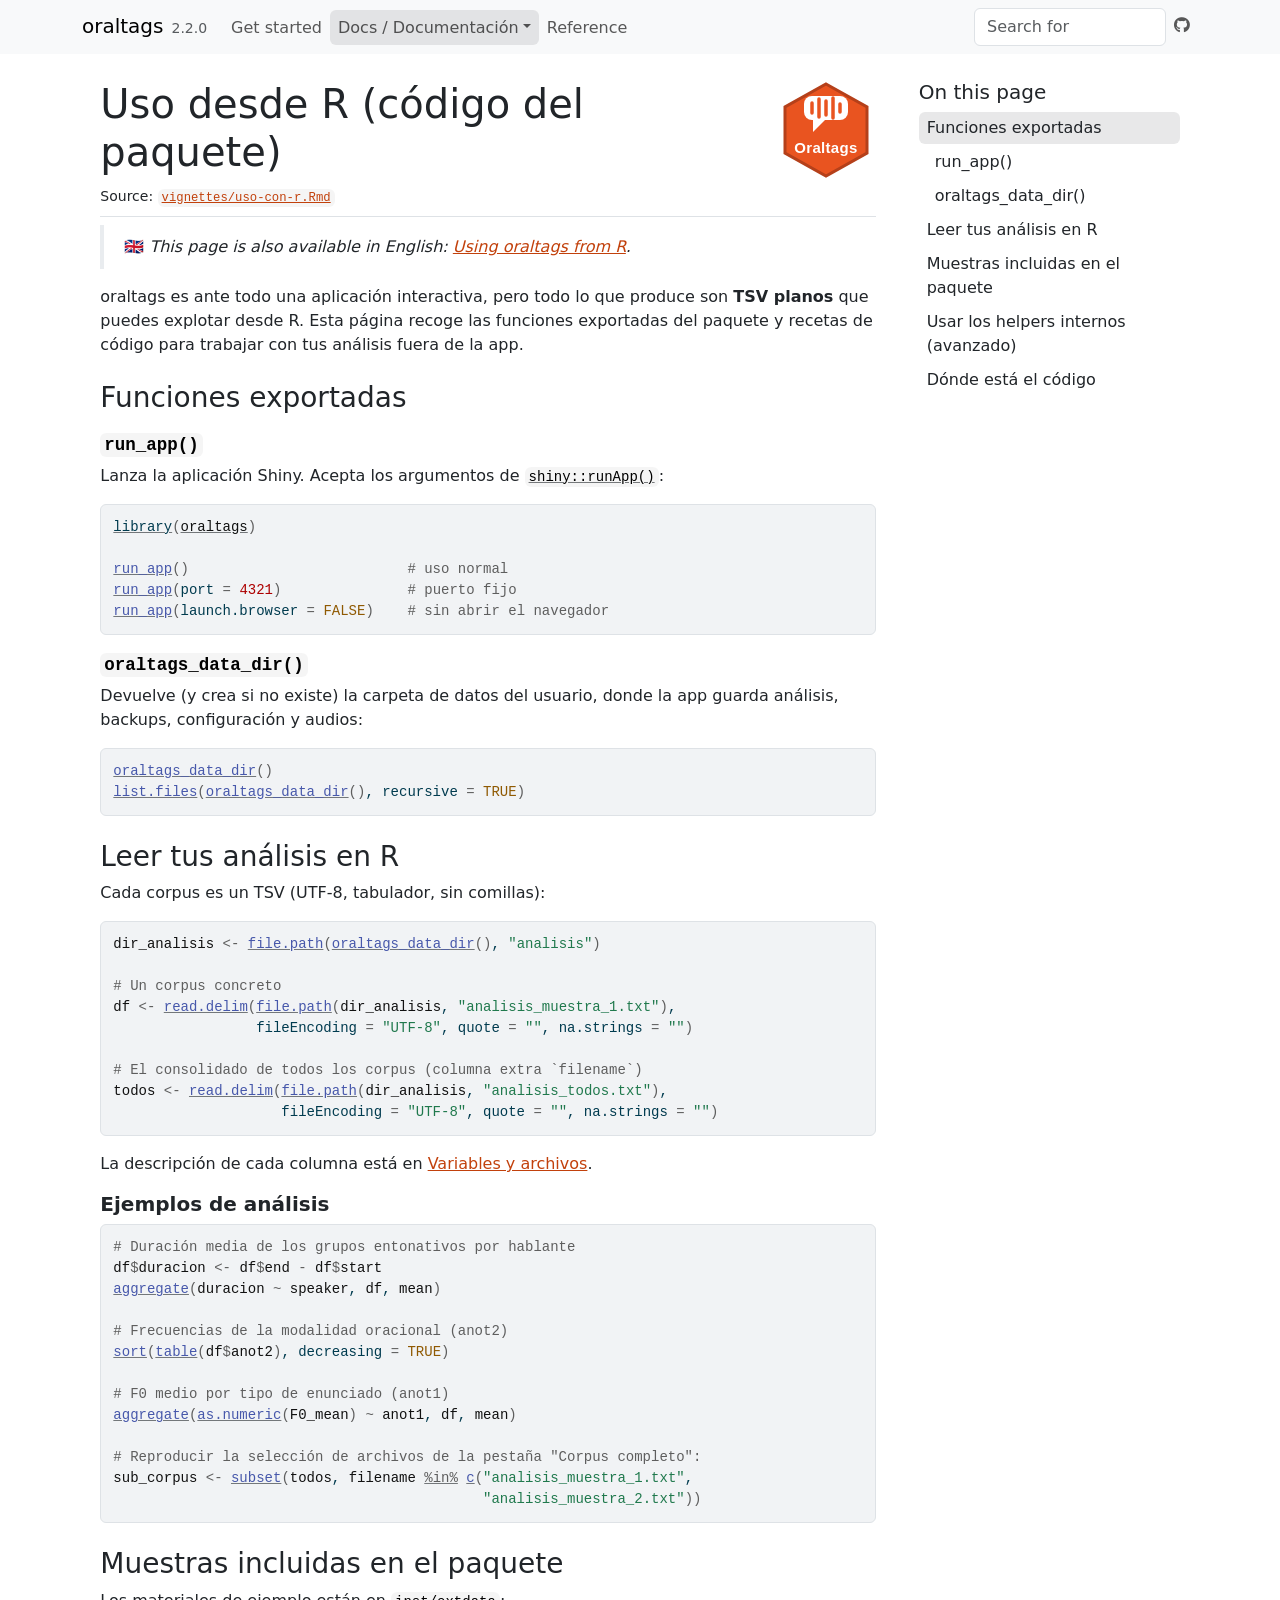
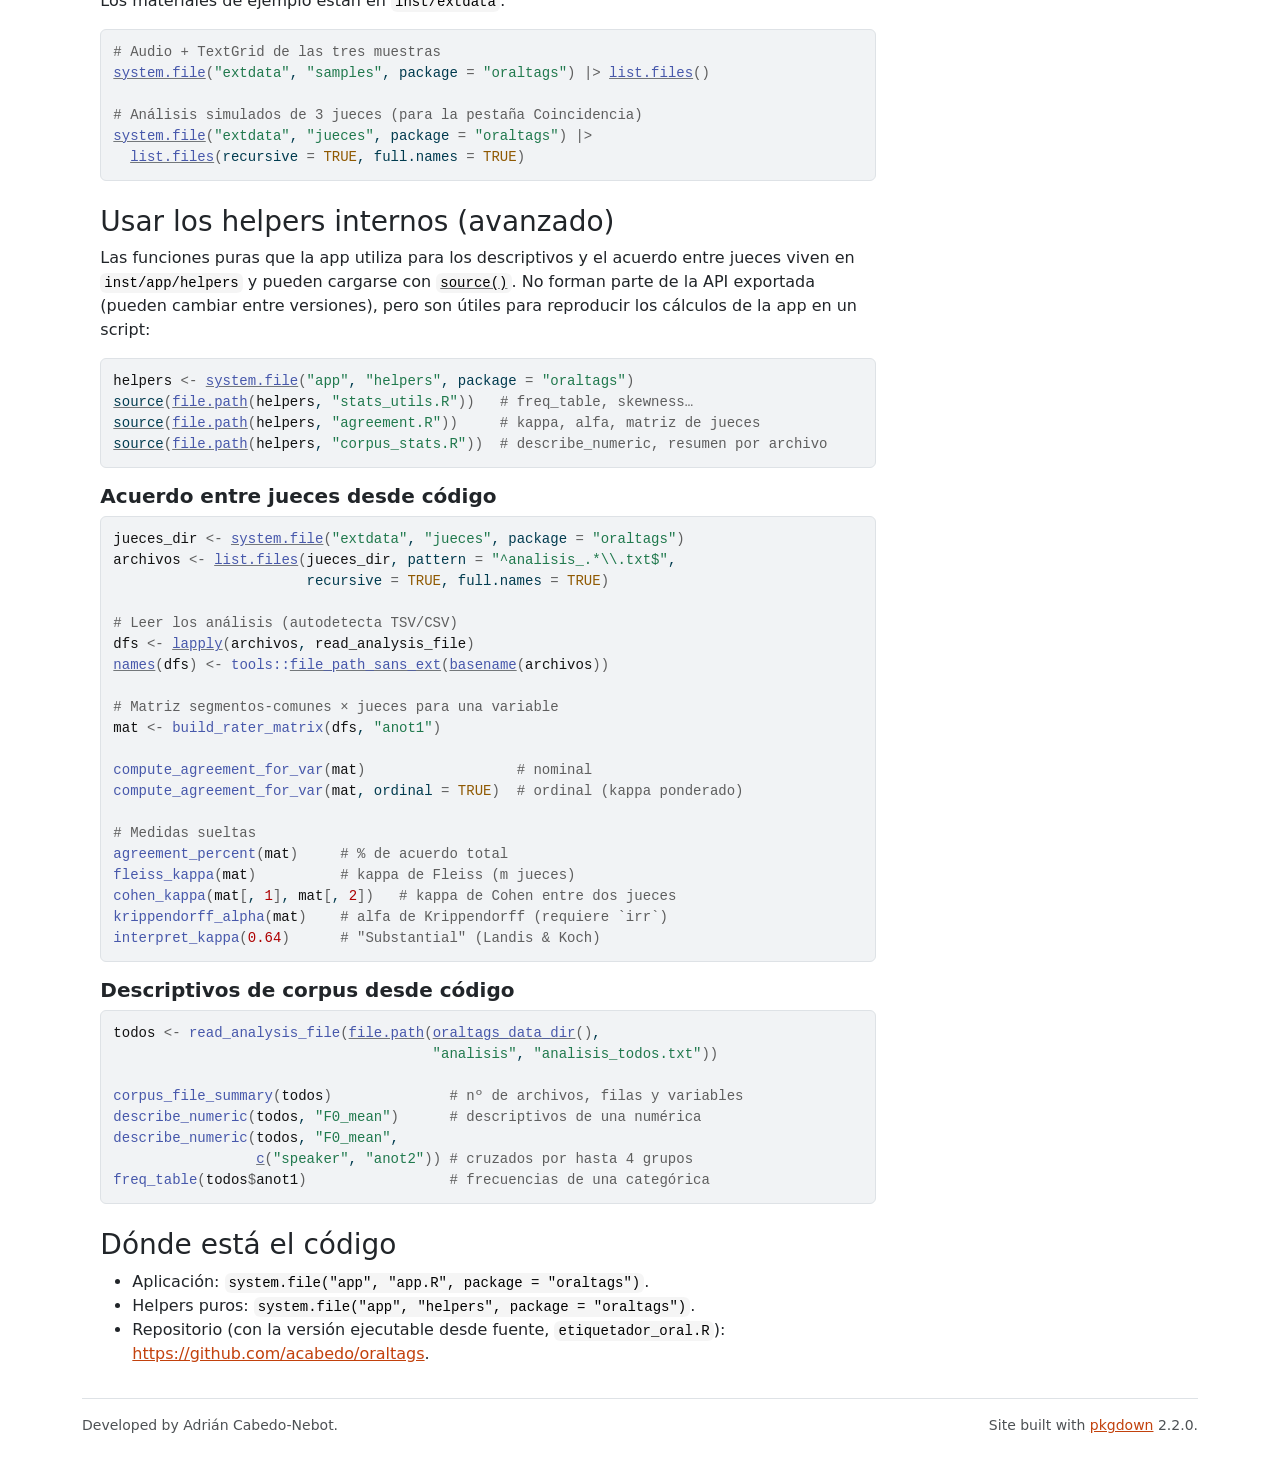
<file: docs/articles/uso-con-r.html>
<!DOCTYPE html>
<!-- Generated by pkgdown: do not edit by hand --><html lang="en">
<head>
<meta http-equiv="Content-Type" content="text/html; charset=UTF-8">
<meta charset="utf-8">
<meta http-equiv="X-UA-Compatible" content="IE=edge">
<meta name="viewport" content="width=device-width, initial-scale=1, shrink-to-fit=no">
<title>Uso desde R (código del paquete) • oraltags</title>
<!-- favicons --><link rel="icon" type="image/png" sizes="96x96" href="../favicon-96x96.png">
<link rel="icon" type="”image/svg+xml”" href="../favicon.svg">
<link rel="apple-touch-icon" sizes="180x180" href="../apple-touch-icon.png">
<link rel="icon" sizes="any" href="../favicon.ico">
<link rel="manifest" href="../site.webmanifest">
<script src="../deps/jquery-3.6.0/jquery-3.6.0.min.js"></script><meta name="viewport" content="width=device-width, initial-scale=1, shrink-to-fit=no">
<link href="../deps/bootstrap-5.3.8/bootstrap.min.css" rel="stylesheet">
<script src="../deps/bootstrap-5.3.8/bootstrap.bundle.min.js"></script><link href="../deps/font-awesome-6.5.2/css/all.min.css" rel="stylesheet">
<link href="../deps/font-awesome-6.5.2/css/v4-shims.min.css" rel="stylesheet">
<script src="../deps/headroom-0.11.0/headroom.min.js"></script><script src="../deps/headroom-0.11.0/jQuery.headroom.min.js"></script><script src="../deps/bootstrap-toc-1.0.1/bootstrap-toc.min.js"></script><script src="../deps/clipboard.js-2.0.11/clipboard.min.js"></script><script src="../deps/search-1.0.0/autocomplete.jquery.min.js"></script><script src="../deps/search-1.0.0/fuse.min.js"></script><script src="../deps/search-1.0.0/mark.min.js"></script><!-- pkgdown --><script src="../pkgdown.js"></script><meta property="og:title" content="Uso desde R (código del paquete)">
</head>
<body>
    <a href="#main" class="visually-hidden-focusable">Skip to contents</a>


    <nav class="navbar navbar-expand-lg fixed-top bg-light" data-bs-theme="light" aria-label="Site navigation"><div class="container">

    <a class="navbar-brand me-2" href="../index.html">oraltags</a>

    <small class="nav-text text-muted me-auto" data-bs-toggle="tooltip" data-bs-placement="bottom" title="">2.2.0</small>


    <button class="navbar-toggler" type="button" data-bs-toggle="collapse" data-bs-target="#navbar" aria-controls="navbar" aria-expanded="false" aria-label="Toggle navigation">
      <span class="navbar-toggler-icon"></span>
    </button>

    <div id="navbar" class="collapse navbar-collapse ms-3">
      <ul class="navbar-nav me-auto">
<li class="nav-item"><a class="nav-link" href="../articles/oraltags.html">Get started</a></li>
<li class="active nav-item dropdown">
  <button class="nav-link dropdown-toggle" type="button" id="dropdown-docs-documentaci-n" data-bs-toggle="dropdown" aria-expanded="false" aria-haspopup="true">Docs / Documentación</button>
  <ul class="dropdown-menu" aria-labelledby="dropdown-docs-documentaci-n">
<li><h6 class="dropdown-header" data-toc-skip>🇬🇧 English</h6></li>
    <li><a class="dropdown-item" href="../articles/oraltags.html">Getting started</a></li>
    <li><a class="dropdown-item" href="../articles/app-guide.html">Complete guide to the application</a></li>
    <li><a class="dropdown-item" href="../articles/variables-and-files.html">Variables and files (inputs and outputs)</a></li>
    <li><a class="dropdown-item" href="../articles/using-r.html">Using oraltags from R (code)</a></li>
    <li><hr class="dropdown-divider"></li>
    <li><h6 class="dropdown-header" data-toc-skip>🇪🇸 Español</h6></li>
    <li><a class="dropdown-item" href="../articles/primeros-pasos.html">Primeros pasos</a></li>
    <li><a class="dropdown-item" href="../articles/guia-aplicacion.html">Guía completa de la aplicación</a></li>
    <li><a class="dropdown-item" href="../articles/variables-y-archivos.html">Variables y archivos (entradas y salidas)</a></li>
    <li><a class="dropdown-item" href="../articles/uso-con-r.html">Uso desde R (código del paquete)</a></li>
  </ul>
</li>
<li class="nav-item"><a class="nav-link" href="../reference/index.html">Reference</a></li>
      </ul>
<ul class="navbar-nav">
<li class="nav-item"><form class="form-inline" role="search">
 <input class="form-control" type="search" name="search-input" id="search-input" autocomplete="off" aria-label="Search site" placeholder="Search for" data-search-index="../search.json">
</form></li>
<li class="nav-item"><a class="external-link nav-link" href="https://github.com/acabedo/oraltags" aria-label="GitHub"><span class="fa fab fa-github"></span></a></li>
      </ul>
</div>


  </div>
</nav><div class="container template-article">




<div class="row">
  <main id="main" class="col-md-9"><div class="page-header">
      <img src="../logo.svg" class="logo" alt=""><h1>Uso desde R (código del paquete)</h1>
            
      
      <small class="dont-index">Source: <a href="https://github.com/acabedo/oraltags/blob/HEAD/vignettes/uso-con-r.Rmd" class="external-link"><code>vignettes/uso-con-r.Rmd</code></a></small>
      <div class="d-none name"><code>uso-con-r.Rmd</code></div>
    </div>

    
    
<blockquote>
<p>🇬🇧 <em>This page is also available in English: <a href="using-r.html">Using oraltags from R</a>.</em></p>
</blockquote>
<p>oraltags es ante todo una aplicación interactiva, pero todo lo que
produce son <strong>TSV planos</strong> que puedes explotar desde R.
Esta página recoge las funciones exportadas del paquete y recetas de
código para trabajar con tus análisis fuera de la app.</p>
<div class="section level2">
<h2 id="funciones-exportadas">Funciones exportadas<a class="anchor" aria-label="anchor" href="#funciones-exportadas"></a>
</h2>
<div class="section level3">
<h3 id="run_app">
<code>run_app()</code><a class="anchor" aria-label="anchor" href="#run_app"></a>
</h3>
<p>Lanza la aplicación Shiny. Acepta los argumentos de
<code><a href="https://rdrr.io/pkg/shiny/man/runApp.html" class="external-link">shiny::runApp()</a></code>:</p>
<div class="sourceCode" id="cb1"><pre class="downlit sourceCode r">
<code class="sourceCode R"><span><span class="kw"><a href="https://rdrr.io/r/base/library.html" class="external-link">library</a></span><span class="op">(</span><span class="va"><a href="https://acabedo.github.io/oraltags/">oraltags</a></span><span class="op">)</span></span>
<span></span>
<span><span class="fu"><a href="../reference/run_app.html">run_app</a></span><span class="op">(</span><span class="op">)</span>                          <span class="co"># uso normal</span></span>
<span><span class="fu"><a href="../reference/run_app.html">run_app</a></span><span class="op">(</span>port <span class="op">=</span> <span class="fl">4321</span><span class="op">)</span>               <span class="co"># puerto fijo</span></span>
<span><span class="fu"><a href="../reference/run_app.html">run_app</a></span><span class="op">(</span>launch.browser <span class="op">=</span> <span class="cn">FALSE</span><span class="op">)</span>    <span class="co"># sin abrir el navegador</span></span></code></pre></div>
</div>
<div class="section level3">
<h3 id="oraltags_data_dir">
<code>oraltags_data_dir()</code><a class="anchor" aria-label="anchor" href="#oraltags_data_dir"></a>
</h3>
<p>Devuelve (y crea si no existe) la carpeta de datos del usuario, donde
la app guarda análisis, backups, configuración y audios:</p>
<div class="sourceCode" id="cb2"><pre class="downlit sourceCode r">
<code class="sourceCode R"><span><span class="fu"><a href="../reference/oraltags_data_dir.html">oraltags_data_dir</a></span><span class="op">(</span><span class="op">)</span></span>
<span><span class="fu"><a href="https://rdrr.io/r/base/list.files.html" class="external-link">list.files</a></span><span class="op">(</span><span class="fu"><a href="../reference/oraltags_data_dir.html">oraltags_data_dir</a></span><span class="op">(</span><span class="op">)</span>, recursive <span class="op">=</span> <span class="cn">TRUE</span><span class="op">)</span></span></code></pre></div>
</div>
</div>
<div class="section level2">
<h2 id="leer-tus-análisis-en-r">Leer tus análisis en R<a class="anchor" aria-label="anchor" href="#leer-tus-an%C3%A1lisis-en-r"></a>
</h2>
<p>Cada corpus es un TSV (UTF-8, tabulador, sin comillas):</p>
<div class="sourceCode" id="cb3"><pre class="downlit sourceCode r">
<code class="sourceCode R"><span><span class="va">dir_analisis</span> <span class="op">&lt;-</span> <span class="fu"><a href="https://rdrr.io/r/base/file.path.html" class="external-link">file.path</a></span><span class="op">(</span><span class="fu"><a href="../reference/oraltags_data_dir.html">oraltags_data_dir</a></span><span class="op">(</span><span class="op">)</span>, <span class="st">"analisis"</span><span class="op">)</span></span>
<span></span>
<span><span class="co"># Un corpus concreto</span></span>
<span><span class="va">df</span> <span class="op">&lt;-</span> <span class="fu"><a href="https://rdrr.io/r/utils/read.table.html" class="external-link">read.delim</a></span><span class="op">(</span><span class="fu"><a href="https://rdrr.io/r/base/file.path.html" class="external-link">file.path</a></span><span class="op">(</span><span class="va">dir_analisis</span>, <span class="st">"analisis_muestra_1.txt"</span><span class="op">)</span>,</span>
<span>                 fileEncoding <span class="op">=</span> <span class="st">"UTF-8"</span>, quote <span class="op">=</span> <span class="st">""</span>, na.strings <span class="op">=</span> <span class="st">""</span><span class="op">)</span></span>
<span></span>
<span><span class="co"># El consolidado de todos los corpus (columna extra `filename`)</span></span>
<span><span class="va">todos</span> <span class="op">&lt;-</span> <span class="fu"><a href="https://rdrr.io/r/utils/read.table.html" class="external-link">read.delim</a></span><span class="op">(</span><span class="fu"><a href="https://rdrr.io/r/base/file.path.html" class="external-link">file.path</a></span><span class="op">(</span><span class="va">dir_analisis</span>, <span class="st">"analisis_todos.txt"</span><span class="op">)</span>,</span>
<span>                    fileEncoding <span class="op">=</span> <span class="st">"UTF-8"</span>, quote <span class="op">=</span> <span class="st">""</span>, na.strings <span class="op">=</span> <span class="st">""</span><span class="op">)</span></span></code></pre></div>
<p>La descripción de cada columna está en <a href="variables-y-archivos.html">Variables y archivos</a>.</p>
<div class="section level3">
<h3 id="ejemplos-de-análisis">Ejemplos de análisis<a class="anchor" aria-label="anchor" href="#ejemplos-de-an%C3%A1lisis"></a>
</h3>
<div class="sourceCode" id="cb4"><pre class="downlit sourceCode r">
<code class="sourceCode R"><span><span class="co"># Duración media de los grupos entonativos por hablante</span></span>
<span><span class="va">df</span><span class="op">$</span><span class="va">duracion</span> <span class="op">&lt;-</span> <span class="va">df</span><span class="op">$</span><span class="va">end</span> <span class="op">-</span> <span class="va">df</span><span class="op">$</span><span class="va">start</span></span>
<span><span class="fu"><a href="https://rdrr.io/r/stats/aggregate.html" class="external-link">aggregate</a></span><span class="op">(</span><span class="va">duracion</span> <span class="op">~</span> <span class="va">speaker</span>, <span class="va">df</span>, <span class="va">mean</span><span class="op">)</span></span>
<span></span>
<span><span class="co"># Frecuencias de la modalidad oracional (anot2)</span></span>
<span><span class="fu"><a href="https://rdrr.io/r/base/sort.html" class="external-link">sort</a></span><span class="op">(</span><span class="fu"><a href="https://rdrr.io/r/base/table.html" class="external-link">table</a></span><span class="op">(</span><span class="va">df</span><span class="op">$</span><span class="va">anot2</span><span class="op">)</span>, decreasing <span class="op">=</span> <span class="cn">TRUE</span><span class="op">)</span></span>
<span></span>
<span><span class="co"># F0 medio por tipo de enunciado (anot1)</span></span>
<span><span class="fu"><a href="https://rdrr.io/r/stats/aggregate.html" class="external-link">aggregate</a></span><span class="op">(</span><span class="fu"><a href="https://rdrr.io/r/base/numeric.html" class="external-link">as.numeric</a></span><span class="op">(</span><span class="va">F0_mean</span><span class="op">)</span> <span class="op">~</span> <span class="va">anot1</span>, <span class="va">df</span>, <span class="va">mean</span><span class="op">)</span></span>
<span></span>
<span><span class="co"># Reproducir la selección de archivos de la pestaña "Corpus completo":</span></span>
<span><span class="va">sub_corpus</span> <span class="op">&lt;-</span> <span class="fu"><a href="https://rdrr.io/r/base/subset.html" class="external-link">subset</a></span><span class="op">(</span><span class="va">todos</span>, <span class="va">filename</span> <span class="op"><a href="https://rdrr.io/r/base/match.html" class="external-link">%in%</a></span> <span class="fu"><a href="https://rdrr.io/r/base/c.html" class="external-link">c</a></span><span class="op">(</span><span class="st">"analisis_muestra_1.txt"</span>,</span>
<span>                                            <span class="st">"analisis_muestra_2.txt"</span><span class="op">)</span><span class="op">)</span></span></code></pre></div>
</div>
</div>
<div class="section level2">
<h2 id="muestras-incluidas-en-el-paquete">Muestras incluidas en el paquete<a class="anchor" aria-label="anchor" href="#muestras-incluidas-en-el-paquete"></a>
</h2>
<p>Los materiales de ejemplo están en <code>inst/extdata</code>:</p>
<div class="sourceCode" id="cb5"><pre class="downlit sourceCode r">
<code class="sourceCode R"><span><span class="co"># Audio + TextGrid de las tres muestras</span></span>
<span><span class="fu"><a href="https://rdrr.io/r/base/system.file.html" class="external-link">system.file</a></span><span class="op">(</span><span class="st">"extdata"</span>, <span class="st">"samples"</span>, package <span class="op">=</span> <span class="st">"oraltags"</span><span class="op">)</span> <span class="op">|&gt;</span> <span class="fu"><a href="https://rdrr.io/r/base/list.files.html" class="external-link">list.files</a></span><span class="op">(</span><span class="op">)</span></span>
<span></span>
<span><span class="co"># Análisis simulados de 3 jueces (para la pestaña Coincidencia)</span></span>
<span><span class="fu"><a href="https://rdrr.io/r/base/system.file.html" class="external-link">system.file</a></span><span class="op">(</span><span class="st">"extdata"</span>, <span class="st">"jueces"</span>, package <span class="op">=</span> <span class="st">"oraltags"</span><span class="op">)</span> <span class="op">|&gt;</span></span>
<span>  <span class="fu"><a href="https://rdrr.io/r/base/list.files.html" class="external-link">list.files</a></span><span class="op">(</span>recursive <span class="op">=</span> <span class="cn">TRUE</span>, full.names <span class="op">=</span> <span class="cn">TRUE</span><span class="op">)</span></span></code></pre></div>
</div>
<div class="section level2">
<h2 id="usar-los-helpers-internos-avanzado">Usar los helpers internos (avanzado)<a class="anchor" aria-label="anchor" href="#usar-los-helpers-internos-avanzado"></a>
</h2>
<p>Las funciones puras que la app utiliza para los descriptivos y el
acuerdo entre jueces viven en <code>inst/app/helpers</code> y pueden
cargarse con <code><a href="https://rdrr.io/r/base/source.html" class="external-link">source()</a></code>. No forman parte de la API exportada
(pueden cambiar entre versiones), pero son útiles para reproducir los
cálculos de la app en un script:</p>
<div class="sourceCode" id="cb6"><pre class="downlit sourceCode r">
<code class="sourceCode R"><span><span class="va">helpers</span> <span class="op">&lt;-</span> <span class="fu"><a href="https://rdrr.io/r/base/system.file.html" class="external-link">system.file</a></span><span class="op">(</span><span class="st">"app"</span>, <span class="st">"helpers"</span>, package <span class="op">=</span> <span class="st">"oraltags"</span><span class="op">)</span></span>
<span><span class="kw"><a href="https://rdrr.io/r/base/source.html" class="external-link">source</a></span><span class="op">(</span><span class="fu"><a href="https://rdrr.io/r/base/file.path.html" class="external-link">file.path</a></span><span class="op">(</span><span class="va">helpers</span>, <span class="st">"stats_utils.R"</span><span class="op">)</span><span class="op">)</span>   <span class="co"># freq_table, skewness…</span></span>
<span><span class="kw"><a href="https://rdrr.io/r/base/source.html" class="external-link">source</a></span><span class="op">(</span><span class="fu"><a href="https://rdrr.io/r/base/file.path.html" class="external-link">file.path</a></span><span class="op">(</span><span class="va">helpers</span>, <span class="st">"agreement.R"</span><span class="op">)</span><span class="op">)</span>     <span class="co"># kappa, alfa, matriz de jueces</span></span>
<span><span class="kw"><a href="https://rdrr.io/r/base/source.html" class="external-link">source</a></span><span class="op">(</span><span class="fu"><a href="https://rdrr.io/r/base/file.path.html" class="external-link">file.path</a></span><span class="op">(</span><span class="va">helpers</span>, <span class="st">"corpus_stats.R"</span><span class="op">)</span><span class="op">)</span>  <span class="co"># describe_numeric, resumen por archivo</span></span></code></pre></div>
<div class="section level3">
<h3 id="acuerdo-entre-jueces-desde-código">Acuerdo entre jueces desde código<a class="anchor" aria-label="anchor" href="#acuerdo-entre-jueces-desde-c%C3%B3digo"></a>
</h3>
<div class="sourceCode" id="cb7"><pre class="downlit sourceCode r">
<code class="sourceCode R"><span><span class="va">jueces_dir</span> <span class="op">&lt;-</span> <span class="fu"><a href="https://rdrr.io/r/base/system.file.html" class="external-link">system.file</a></span><span class="op">(</span><span class="st">"extdata"</span>, <span class="st">"jueces"</span>, package <span class="op">=</span> <span class="st">"oraltags"</span><span class="op">)</span></span>
<span><span class="va">archivos</span> <span class="op">&lt;-</span> <span class="fu"><a href="https://rdrr.io/r/base/list.files.html" class="external-link">list.files</a></span><span class="op">(</span><span class="va">jueces_dir</span>, pattern <span class="op">=</span> <span class="st">"^analisis_.*\\.txt$"</span>,</span>
<span>                       recursive <span class="op">=</span> <span class="cn">TRUE</span>, full.names <span class="op">=</span> <span class="cn">TRUE</span><span class="op">)</span></span>
<span></span>
<span><span class="co"># Leer los análisis (autodetecta TSV/CSV)</span></span>
<span><span class="va">dfs</span> <span class="op">&lt;-</span> <span class="fu"><a href="https://rdrr.io/r/base/lapply.html" class="external-link">lapply</a></span><span class="op">(</span><span class="va">archivos</span>, <span class="va">read_analysis_file</span><span class="op">)</span></span>
<span><span class="fu"><a href="https://rdrr.io/r/base/names.html" class="external-link">names</a></span><span class="op">(</span><span class="va">dfs</span><span class="op">)</span> <span class="op">&lt;-</span> <span class="fu">tools</span><span class="fu">::</span><span class="fu"><a href="https://rdrr.io/r/tools/fileutils.html" class="external-link">file_path_sans_ext</a></span><span class="op">(</span><span class="fu"><a href="https://rdrr.io/r/base/basename.html" class="external-link">basename</a></span><span class="op">(</span><span class="va">archivos</span><span class="op">)</span><span class="op">)</span></span>
<span></span>
<span><span class="co"># Matriz segmentos-comunes × jueces para una variable</span></span>
<span><span class="va">mat</span> <span class="op">&lt;-</span> <span class="fu">build_rater_matrix</span><span class="op">(</span><span class="va">dfs</span>, <span class="st">"anot1"</span><span class="op">)</span></span>
<span></span>
<span><span class="fu">compute_agreement_for_var</span><span class="op">(</span><span class="va">mat</span><span class="op">)</span>                  <span class="co"># nominal</span></span>
<span><span class="fu">compute_agreement_for_var</span><span class="op">(</span><span class="va">mat</span>, ordinal <span class="op">=</span> <span class="cn">TRUE</span><span class="op">)</span>  <span class="co"># ordinal (kappa ponderado)</span></span>
<span></span>
<span><span class="co"># Medidas sueltas</span></span>
<span><span class="fu">agreement_percent</span><span class="op">(</span><span class="va">mat</span><span class="op">)</span>     <span class="co"># % de acuerdo total</span></span>
<span><span class="fu">fleiss_kappa</span><span class="op">(</span><span class="va">mat</span><span class="op">)</span>          <span class="co"># kappa de Fleiss (m jueces)</span></span>
<span><span class="fu">cohen_kappa</span><span class="op">(</span><span class="va">mat</span><span class="op">[</span>, <span class="fl">1</span><span class="op">]</span>, <span class="va">mat</span><span class="op">[</span>, <span class="fl">2</span><span class="op">]</span><span class="op">)</span>   <span class="co"># kappa de Cohen entre dos jueces</span></span>
<span><span class="fu">krippendorff_alpha</span><span class="op">(</span><span class="va">mat</span><span class="op">)</span>    <span class="co"># alfa de Krippendorff (requiere `irr`)</span></span>
<span><span class="fu">interpret_kappa</span><span class="op">(</span><span class="fl">0.64</span><span class="op">)</span>      <span class="co"># "Substantial" (Landis &amp; Koch)</span></span></code></pre></div>
</div>
<div class="section level3">
<h3 id="descriptivos-de-corpus-desde-código">Descriptivos de corpus desde código<a class="anchor" aria-label="anchor" href="#descriptivos-de-corpus-desde-c%C3%B3digo"></a>
</h3>
<div class="sourceCode" id="cb8"><pre class="downlit sourceCode r">
<code class="sourceCode R"><span><span class="va">todos</span> <span class="op">&lt;-</span> <span class="fu">read_analysis_file</span><span class="op">(</span><span class="fu"><a href="https://rdrr.io/r/base/file.path.html" class="external-link">file.path</a></span><span class="op">(</span><span class="fu"><a href="../reference/oraltags_data_dir.html">oraltags_data_dir</a></span><span class="op">(</span><span class="op">)</span>,</span>
<span>                                      <span class="st">"analisis"</span>, <span class="st">"analisis_todos.txt"</span><span class="op">)</span><span class="op">)</span></span>
<span></span>
<span><span class="fu">corpus_file_summary</span><span class="op">(</span><span class="va">todos</span><span class="op">)</span>              <span class="co"># nº de archivos, filas y variables</span></span>
<span><span class="fu">describe_numeric</span><span class="op">(</span><span class="va">todos</span>, <span class="st">"F0_mean"</span><span class="op">)</span>      <span class="co"># descriptivos de una numérica</span></span>
<span><span class="fu">describe_numeric</span><span class="op">(</span><span class="va">todos</span>, <span class="st">"F0_mean"</span>,</span>
<span>                 <span class="fu"><a href="https://rdrr.io/r/base/c.html" class="external-link">c</a></span><span class="op">(</span><span class="st">"speaker"</span>, <span class="st">"anot2"</span><span class="op">)</span><span class="op">)</span> <span class="co"># cruzados por hasta 4 grupos</span></span>
<span><span class="fu">freq_table</span><span class="op">(</span><span class="va">todos</span><span class="op">$</span><span class="va">anot1</span><span class="op">)</span>                 <span class="co"># frecuencias de una categórica</span></span></code></pre></div>
</div>
</div>
<div class="section level2">
<h2 id="dónde-está-el-código">Dónde está el código<a class="anchor" aria-label="anchor" href="#d%C3%B3nde-est%C3%A1-el-c%C3%B3digo"></a>
</h2>
<ul>
<li>Aplicación:
<code>system.file("app", "app.R", package = "oraltags")</code>.</li>
<li>Helpers puros:
<code>system.file("app", "helpers", package = "oraltags")</code>.</li>
<li>Repositorio (con la versión ejecutable desde fuente,
<code>etiquetador_oral.R</code>): <a href="https://github.com/acabedo/oraltags" class="external-link uri">https://github.com/acabedo/oraltags</a>.</li>
</ul>
</div>
  </main><aside class="col-md-3"><nav id="toc" aria-label="Table of contents"><h2>On this page</h2>
    </nav></aside>
</div>



    <footer><div class="pkgdown-footer-left">
  <p>Developed by Adrián Cabedo-Nebot.</p>
</div>

<div class="pkgdown-footer-right">
  <p>Site built with <a href="https://pkgdown.r-lib.org/" class="external-link">pkgdown</a> 2.2.0.</p>
</div>

    </footer>
</div>





  </body>
</html>
</file>
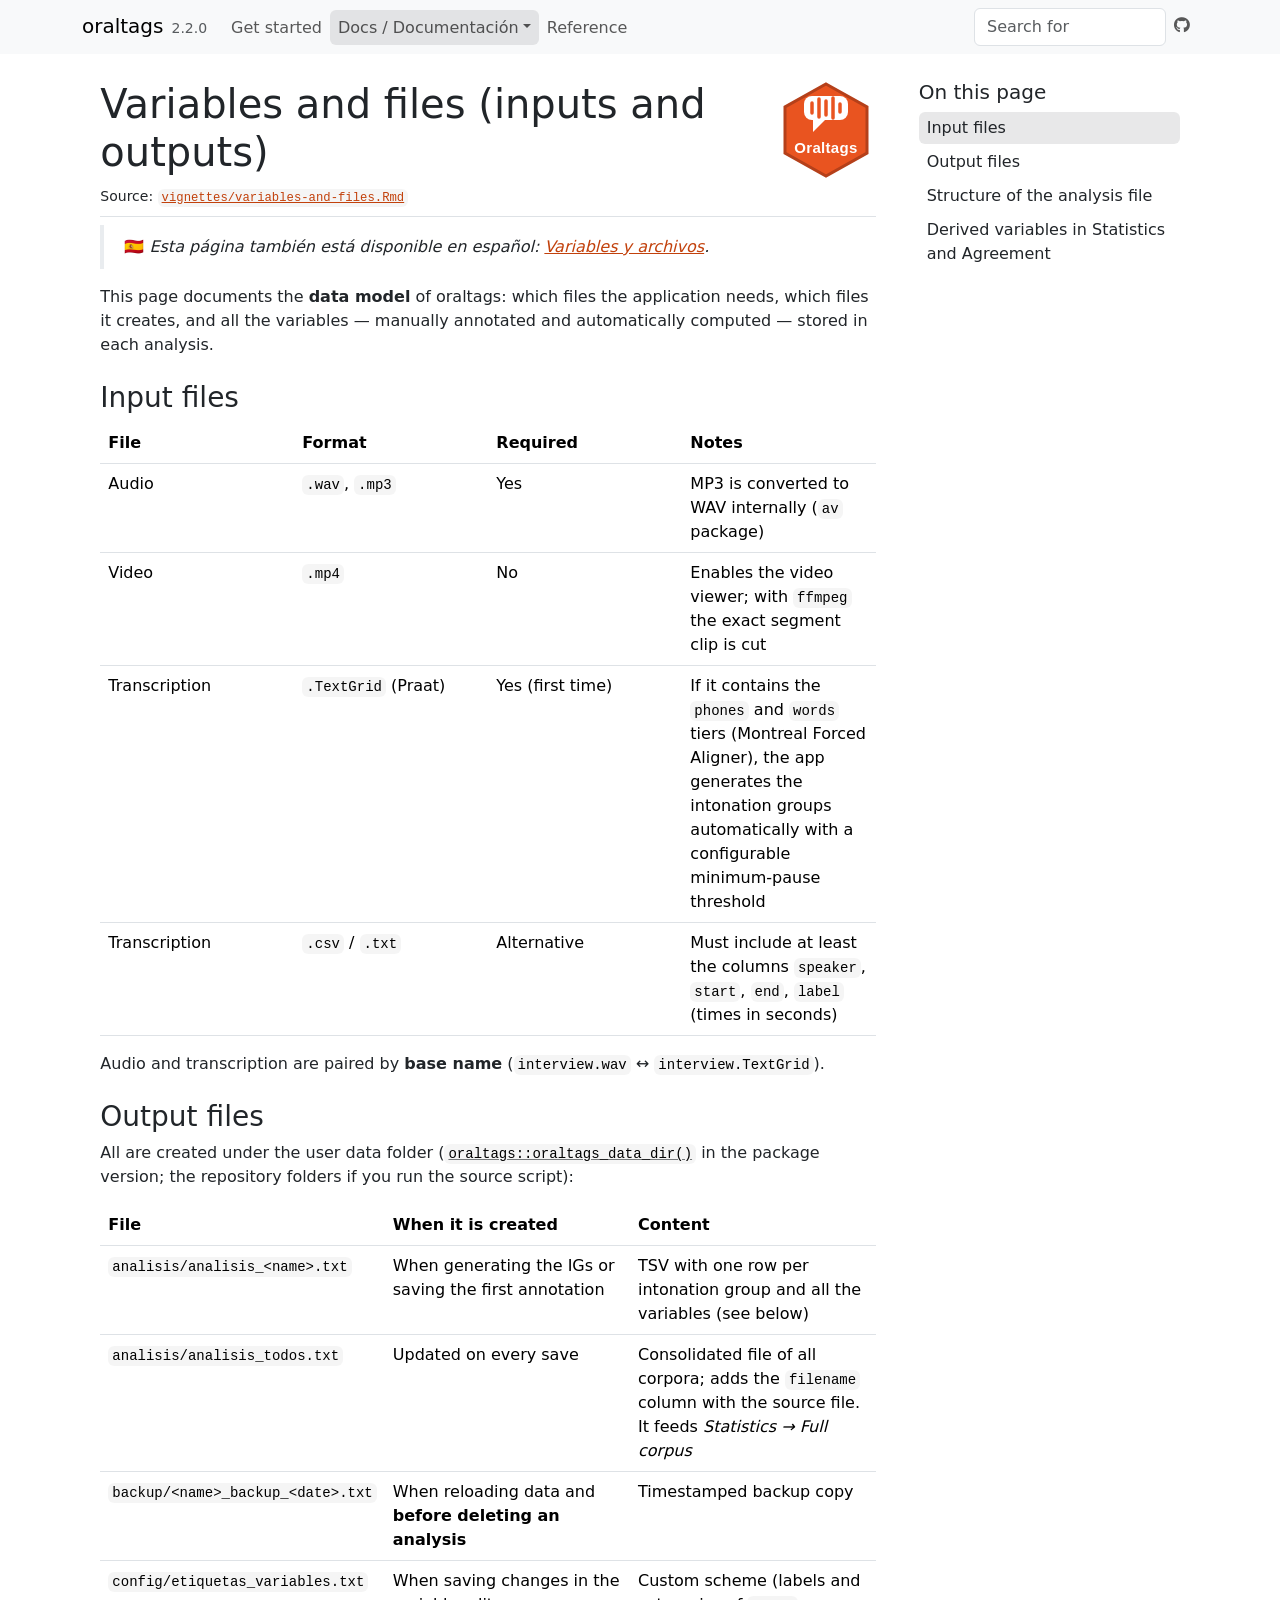
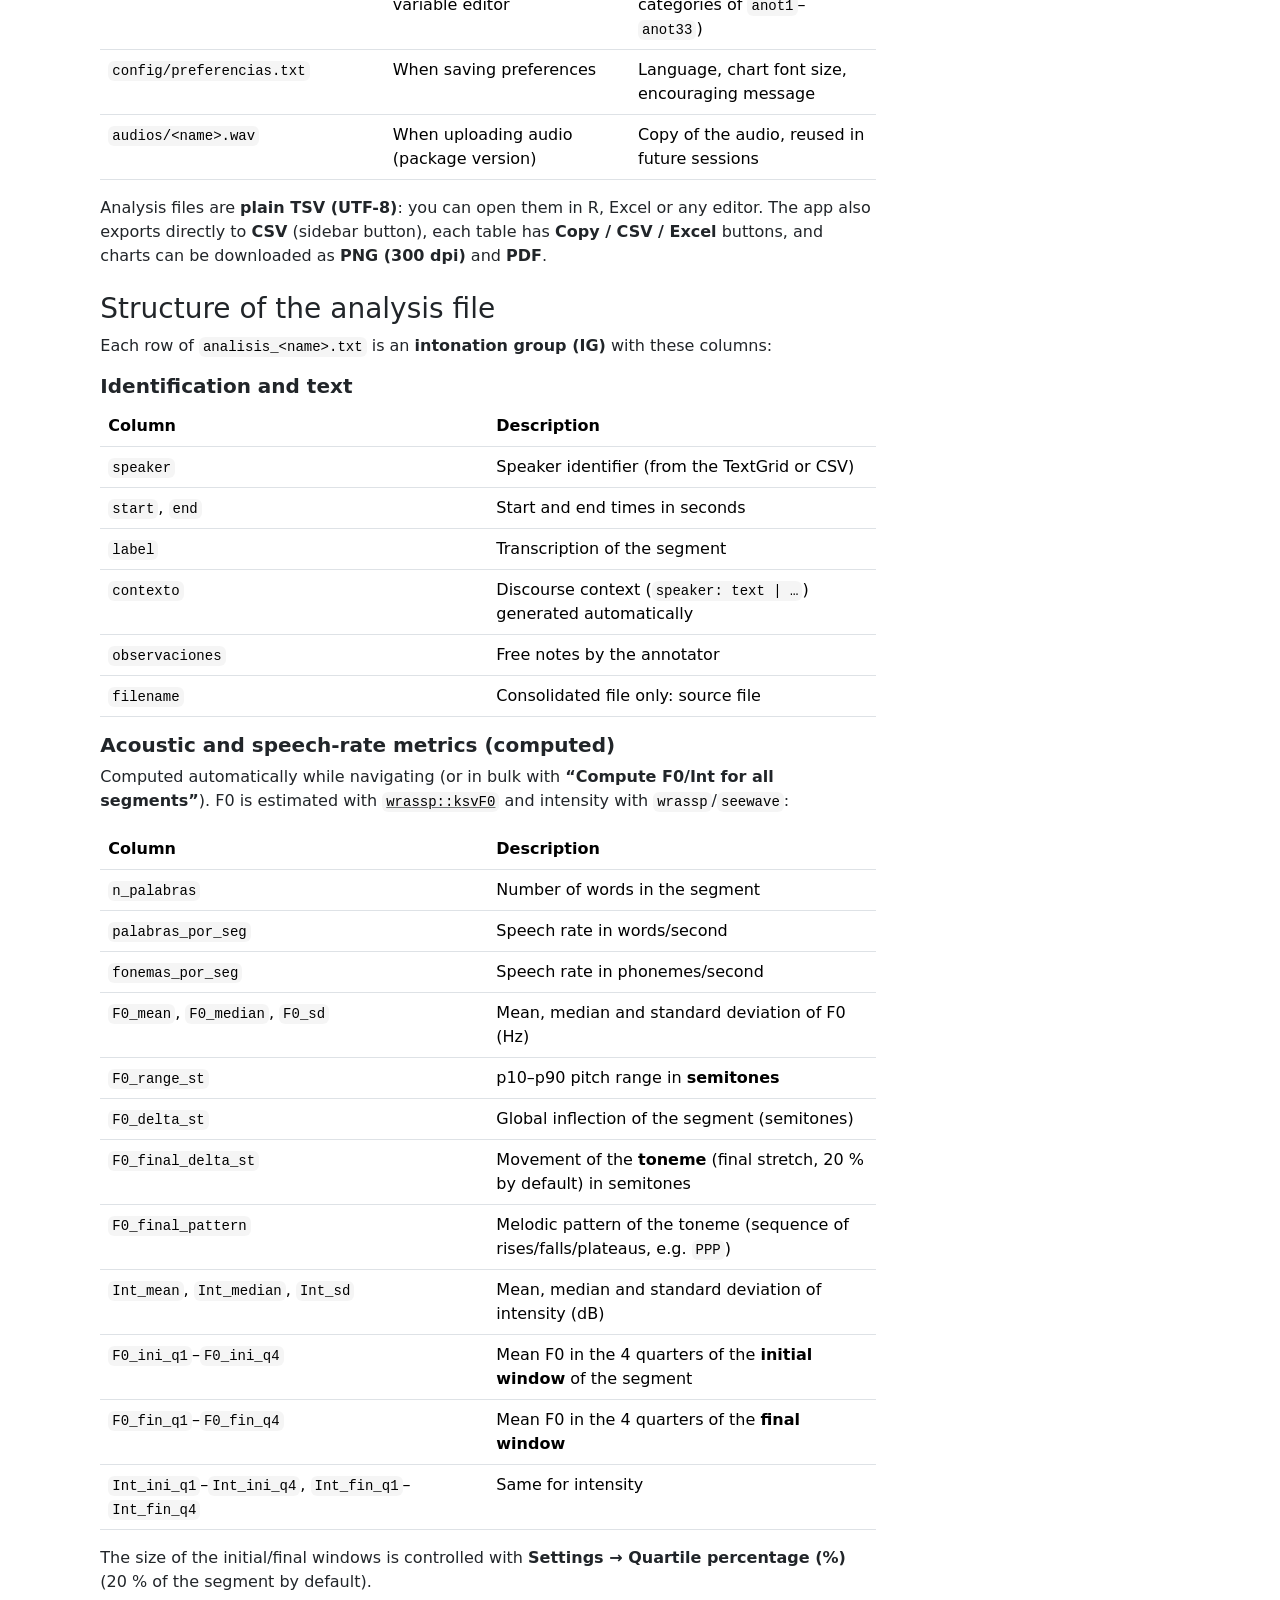
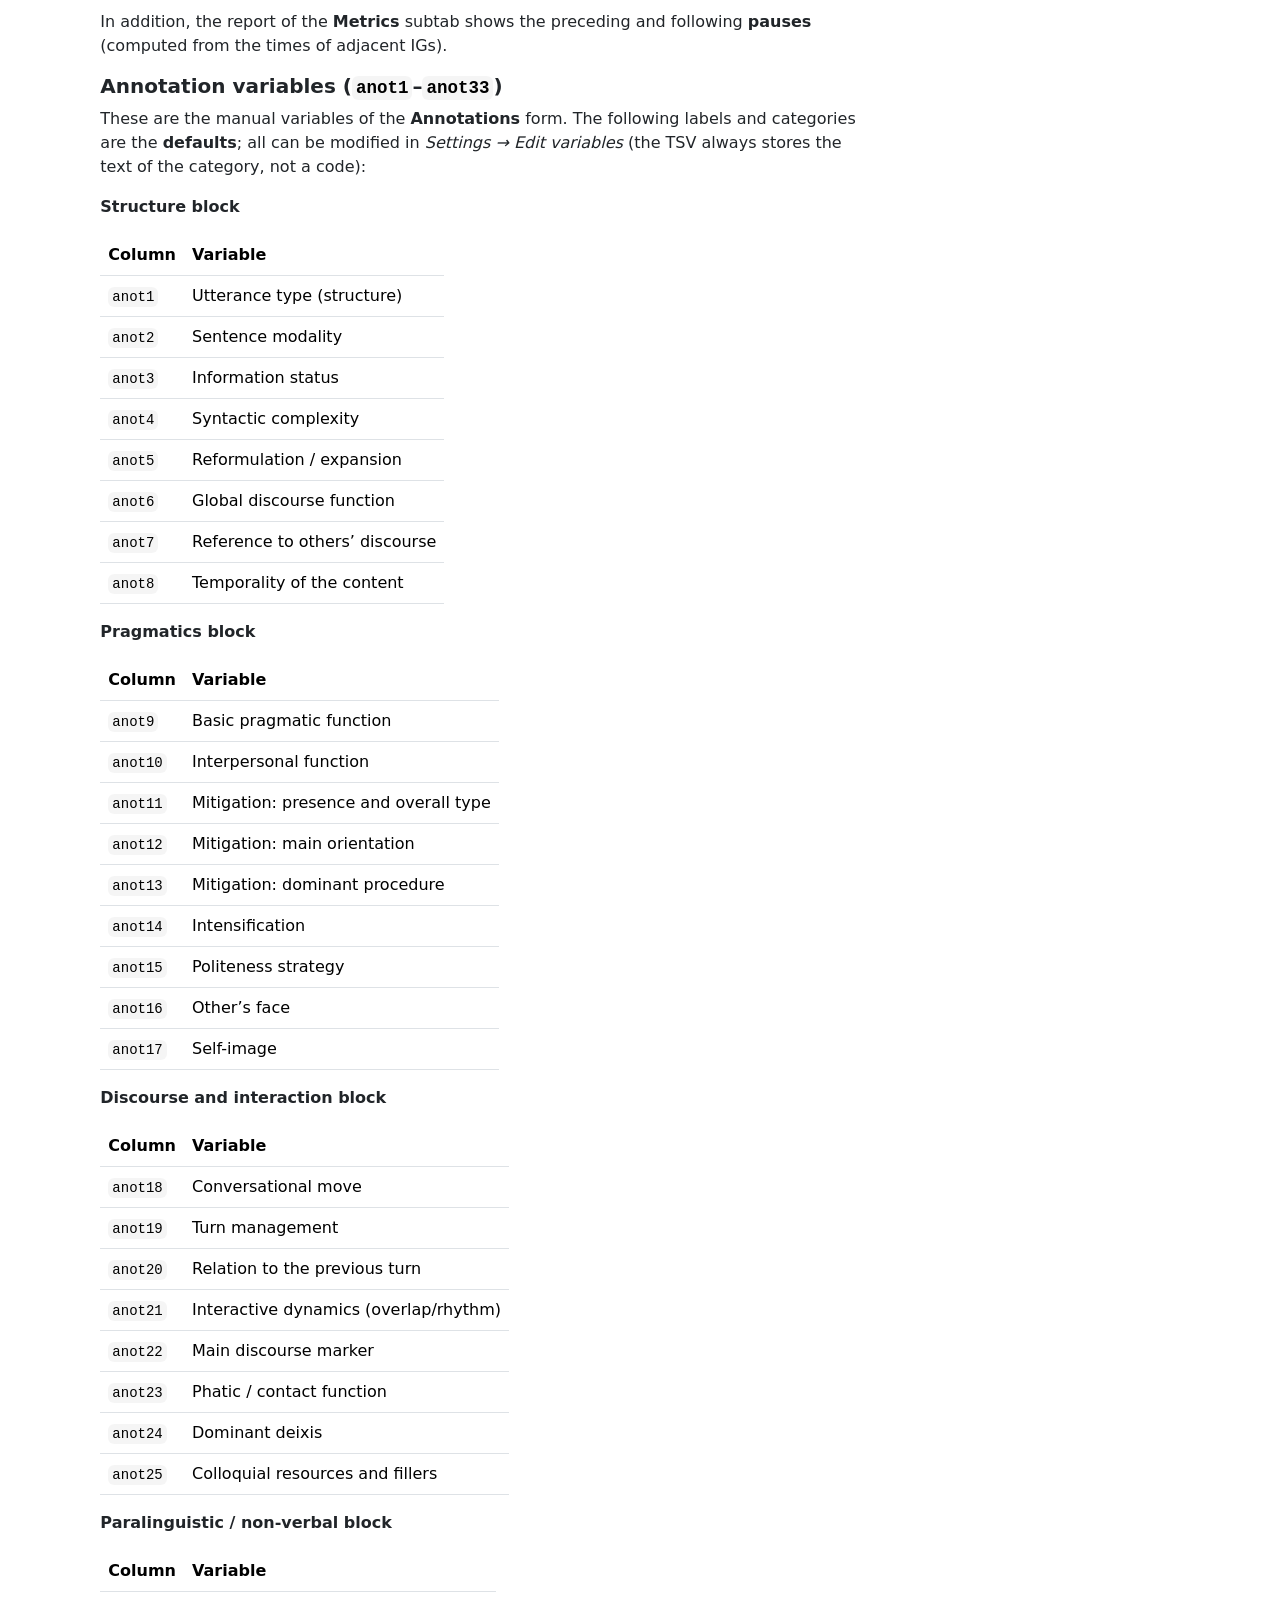
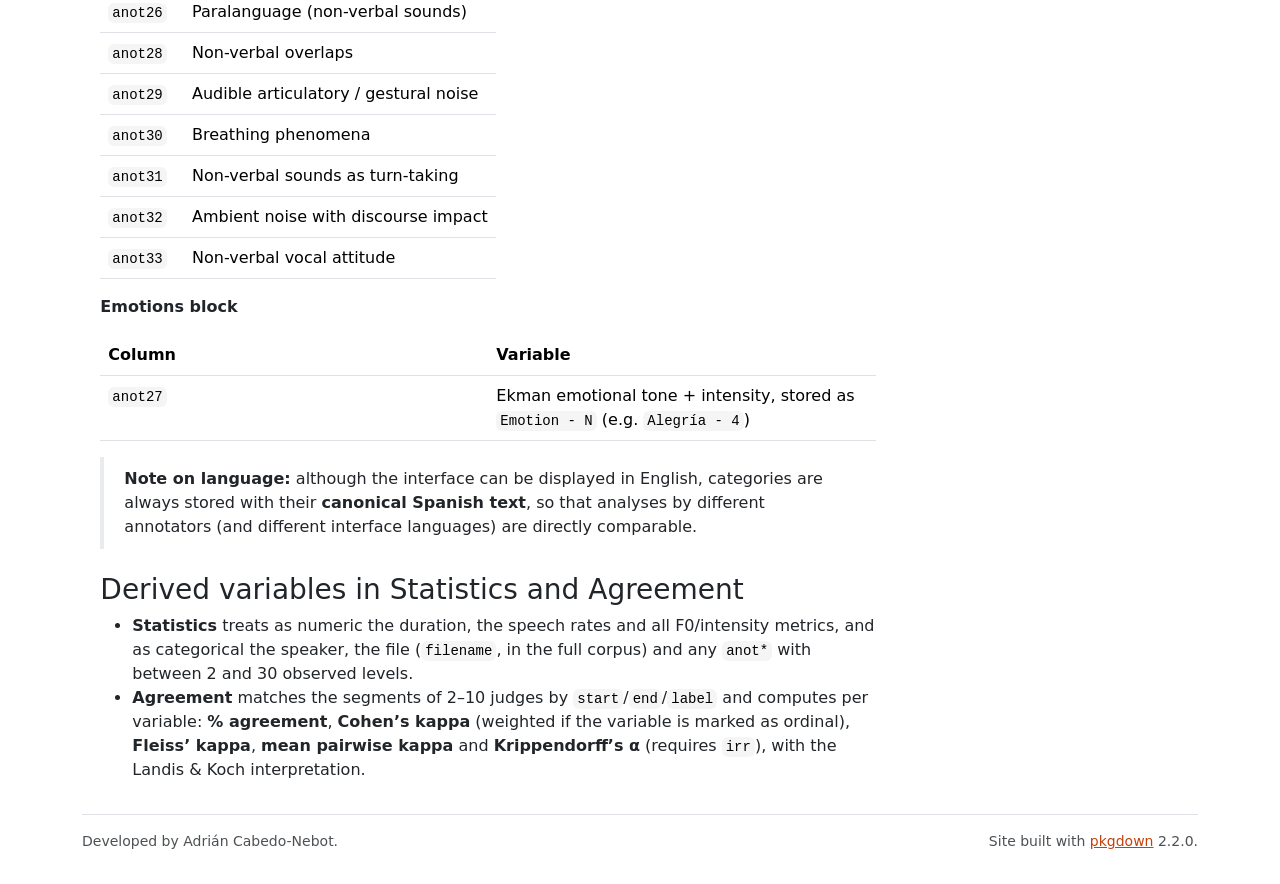
<file: docs/articles/variables-and-files.html>
<!DOCTYPE html>
<!-- Generated by pkgdown: do not edit by hand --><html lang="en">
<head>
<meta http-equiv="Content-Type" content="text/html; charset=UTF-8">
<meta charset="utf-8">
<meta http-equiv="X-UA-Compatible" content="IE=edge">
<meta name="viewport" content="width=device-width, initial-scale=1, shrink-to-fit=no">
<title>Variables and files (inputs and outputs) • oraltags</title>
<!-- favicons --><link rel="icon" type="image/png" sizes="96x96" href="../favicon-96x96.png">
<link rel="icon" type="”image/svg+xml”" href="../favicon.svg">
<link rel="apple-touch-icon" sizes="180x180" href="../apple-touch-icon.png">
<link rel="icon" sizes="any" href="../favicon.ico">
<link rel="manifest" href="../site.webmanifest">
<script src="../deps/jquery-3.6.0/jquery-3.6.0.min.js"></script><meta name="viewport" content="width=device-width, initial-scale=1, shrink-to-fit=no">
<link href="../deps/bootstrap-5.3.8/bootstrap.min.css" rel="stylesheet">
<script src="../deps/bootstrap-5.3.8/bootstrap.bundle.min.js"></script><link href="../deps/font-awesome-6.5.2/css/all.min.css" rel="stylesheet">
<link href="../deps/font-awesome-6.5.2/css/v4-shims.min.css" rel="stylesheet">
<script src="../deps/headroom-0.11.0/headroom.min.js"></script><script src="../deps/headroom-0.11.0/jQuery.headroom.min.js"></script><script src="../deps/bootstrap-toc-1.0.1/bootstrap-toc.min.js"></script><script src="../deps/clipboard.js-2.0.11/clipboard.min.js"></script><script src="../deps/search-1.0.0/autocomplete.jquery.min.js"></script><script src="../deps/search-1.0.0/fuse.min.js"></script><script src="../deps/search-1.0.0/mark.min.js"></script><!-- pkgdown --><script src="../pkgdown.js"></script><meta property="og:title" content="Variables and files (inputs and outputs)">
</head>
<body>
    <a href="#main" class="visually-hidden-focusable">Skip to contents</a>


    <nav class="navbar navbar-expand-lg fixed-top bg-light" data-bs-theme="light" aria-label="Site navigation"><div class="container">

    <a class="navbar-brand me-2" href="../index.html">oraltags</a>

    <small class="nav-text text-muted me-auto" data-bs-toggle="tooltip" data-bs-placement="bottom" title="">2.2.0</small>


    <button class="navbar-toggler" type="button" data-bs-toggle="collapse" data-bs-target="#navbar" aria-controls="navbar" aria-expanded="false" aria-label="Toggle navigation">
      <span class="navbar-toggler-icon"></span>
    </button>

    <div id="navbar" class="collapse navbar-collapse ms-3">
      <ul class="navbar-nav me-auto">
<li class="nav-item"><a class="nav-link" href="../articles/oraltags.html">Get started</a></li>
<li class="active nav-item dropdown">
  <button class="nav-link dropdown-toggle" type="button" id="dropdown-docs-documentaci-n" data-bs-toggle="dropdown" aria-expanded="false" aria-haspopup="true">Docs / Documentación</button>
  <ul class="dropdown-menu" aria-labelledby="dropdown-docs-documentaci-n">
<li><h6 class="dropdown-header" data-toc-skip>🇬🇧 English</h6></li>
    <li><a class="dropdown-item" href="../articles/oraltags.html">Getting started</a></li>
    <li><a class="dropdown-item" href="../articles/app-guide.html">Complete guide to the application</a></li>
    <li><a class="dropdown-item" href="../articles/variables-and-files.html">Variables and files (inputs and outputs)</a></li>
    <li><a class="dropdown-item" href="../articles/using-r.html">Using oraltags from R (code)</a></li>
    <li><hr class="dropdown-divider"></li>
    <li><h6 class="dropdown-header" data-toc-skip>🇪🇸 Español</h6></li>
    <li><a class="dropdown-item" href="../articles/primeros-pasos.html">Primeros pasos</a></li>
    <li><a class="dropdown-item" href="../articles/guia-aplicacion.html">Guía completa de la aplicación</a></li>
    <li><a class="dropdown-item" href="../articles/variables-y-archivos.html">Variables y archivos (entradas y salidas)</a></li>
    <li><a class="dropdown-item" href="../articles/uso-con-r.html">Uso desde R (código del paquete)</a></li>
  </ul>
</li>
<li class="nav-item"><a class="nav-link" href="../reference/index.html">Reference</a></li>
      </ul>
<ul class="navbar-nav">
<li class="nav-item"><form class="form-inline" role="search">
 <input class="form-control" type="search" name="search-input" id="search-input" autocomplete="off" aria-label="Search site" placeholder="Search for" data-search-index="../search.json">
</form></li>
<li class="nav-item"><a class="external-link nav-link" href="https://github.com/acabedo/oraltags" aria-label="GitHub"><span class="fa fab fa-github"></span></a></li>
      </ul>
</div>


  </div>
</nav><div class="container template-article">




<div class="row">
  <main id="main" class="col-md-9"><div class="page-header">
      <img src="../logo.svg" class="logo" alt=""><h1>Variables and files (inputs and outputs)</h1>
            
      
      <small class="dont-index">Source: <a href="https://github.com/acabedo/oraltags/blob/HEAD/vignettes/variables-and-files.Rmd" class="external-link"><code>vignettes/variables-and-files.Rmd</code></a></small>
      <div class="d-none name"><code>variables-and-files.Rmd</code></div>
    </div>

    
    
<blockquote>
<p>🇪🇸 <em>Esta página también está disponible en español: <a href="variables-y-archivos.html">Variables y archivos</a>.</em></p>
</blockquote>
<p>This page documents the <strong>data model</strong> of oraltags:
which files the application needs, which files it creates, and all the
variables — manually annotated and automatically computed — stored in
each analysis.</p>
<div class="section level2">
<h2 id="input-files">Input files<a class="anchor" aria-label="anchor" href="#input-files"></a>
</h2>
<table class="table">
<colgroup>
<col width="25%">
<col width="25%">
<col width="25%">
<col width="25%">
</colgroup>
<thead><tr class="header">
<th>File</th>
<th>Format</th>
<th>Required</th>
<th>Notes</th>
</tr></thead>
<tbody>
<tr class="odd">
<td>Audio</td>
<td>
<code>.wav</code>, <code>.mp3</code>
</td>
<td>Yes</td>
<td>MP3 is converted to WAV internally (<code>av</code> package)</td>
</tr>
<tr class="even">
<td>Video</td>
<td><code>.mp4</code></td>
<td>No</td>
<td>Enables the video viewer; with <code>ffmpeg</code> the exact segment
clip is cut</td>
</tr>
<tr class="odd">
<td>Transcription</td>
<td>
<code>.TextGrid</code> (Praat)</td>
<td>Yes (first time)</td>
<td>If it contains the <code>phones</code> and <code>words</code> tiers
(Montreal Forced Aligner), the app generates the intonation groups
automatically with a configurable minimum-pause threshold</td>
</tr>
<tr class="even">
<td>Transcription</td>
<td>
<code>.csv</code> / <code>.txt</code>
</td>
<td>Alternative</td>
<td>Must include at least the columns <code>speaker</code>,
<code>start</code>, <code>end</code>, <code>label</code> (times in
seconds)</td>
</tr>
</tbody>
</table>
<p>Audio and transcription are paired by <strong>base name</strong>
(<code>interview.wav</code> ↔︎ <code>interview.TextGrid</code>).</p>
</div>
<div class="section level2">
<h2 id="output-files">Output files<a class="anchor" aria-label="anchor" href="#output-files"></a>
</h2>
<p>All are created under the user data folder
(<code><a href="../reference/oraltags_data_dir.html">oraltags::oraltags_data_dir()</a></code> in the package version; the
repository folders if you run the source script):</p>
<table class="table">
<colgroup>
<col width="33%">
<col width="33%">
<col width="33%">
</colgroup>
<thead><tr class="header">
<th>File</th>
<th>When it is created</th>
<th>Content</th>
</tr></thead>
<tbody>
<tr class="odd">
<td><code>analisis/analisis_&lt;name&gt;.txt</code></td>
<td>When generating the IGs or saving the first annotation</td>
<td>TSV with one row per intonation group and all the variables (see
below)</td>
</tr>
<tr class="even">
<td><code>analisis/analisis_todos.txt</code></td>
<td>Updated on every save</td>
<td>Consolidated file of all corpora; adds the <code>filename</code>
column with the source file. It feeds <em>Statistics → Full
corpus</em>
</td>
</tr>
<tr class="odd">
<td><code>backup/&lt;name&gt;_backup_&lt;date&gt;.txt</code></td>
<td>When reloading data and <strong>before deleting an
analysis</strong>
</td>
<td>Timestamped backup copy</td>
</tr>
<tr class="even">
<td><code>config/etiquetas_variables.txt</code></td>
<td>When saving changes in the variable editor</td>
<td>Custom scheme (labels and categories of
<code>anot1</code>–<code>anot33</code>)</td>
</tr>
<tr class="odd">
<td><code>config/preferencias.txt</code></td>
<td>When saving preferences</td>
<td>Language, chart font size, encouraging message</td>
</tr>
<tr class="even">
<td><code>audios/&lt;name&gt;.wav</code></td>
<td>When uploading audio (package version)</td>
<td>Copy of the audio, reused in future sessions</td>
</tr>
</tbody>
</table>
<p>Analysis files are <strong>plain TSV (UTF-8)</strong>: you can open
them in R, Excel or any editor. The app also exports directly to
<strong>CSV</strong> (sidebar button), each table has <strong>Copy / CSV
/ Excel</strong> buttons, and charts can be downloaded as <strong>PNG
(300 dpi)</strong> and <strong>PDF</strong>.</p>
</div>
<div class="section level2">
<h2 id="structure-of-the-analysis-file">Structure of the analysis file<a class="anchor" aria-label="anchor" href="#structure-of-the-analysis-file"></a>
</h2>
<p>Each row of <code>analisis_&lt;name&gt;.txt</code> is an
<strong>intonation group (IG)</strong> with these columns:</p>
<div class="section level3">
<h3 id="identification-and-text">Identification and text<a class="anchor" aria-label="anchor" href="#identification-and-text"></a>
</h3>
<table class="table">
<colgroup>
<col width="50%">
<col width="50%">
</colgroup>
<thead><tr class="header">
<th>Column</th>
<th>Description</th>
</tr></thead>
<tbody>
<tr class="odd">
<td><code>speaker</code></td>
<td>Speaker identifier (from the TextGrid or CSV)</td>
</tr>
<tr class="even">
<td>
<code>start</code>, <code>end</code>
</td>
<td>Start and end times in seconds</td>
</tr>
<tr class="odd">
<td><code>label</code></td>
<td>Transcription of the segment</td>
</tr>
<tr class="even">
<td><code>contexto</code></td>
<td>Discourse context (<code>speaker: text | …</code>) generated
automatically</td>
</tr>
<tr class="odd">
<td><code>observaciones</code></td>
<td>Free notes by the annotator</td>
</tr>
<tr class="even">
<td><code>filename</code></td>
<td>Consolidated file only: source file</td>
</tr>
</tbody>
</table>
</div>
<div class="section level3">
<h3 id="acoustic-and-speech-rate-metrics-computed">Acoustic and speech-rate metrics (computed)<a class="anchor" aria-label="anchor" href="#acoustic-and-speech-rate-metrics-computed"></a>
</h3>
<p>Computed automatically while navigating (or in bulk with
<strong>“Compute F0/Int for all segments”</strong>). F0 is estimated
with <code><a href="https://rdrr.io/pkg/wrassp/man/ksvF0.html" class="external-link">wrassp::ksvF0</a></code> and intensity with
<code>wrassp</code>/<code>seewave</code>:</p>
<table class="table">
<colgroup>
<col width="50%">
<col width="50%">
</colgroup>
<thead><tr class="header">
<th>Column</th>
<th>Description</th>
</tr></thead>
<tbody>
<tr class="odd">
<td><code>n_palabras</code></td>
<td>Number of words in the segment</td>
</tr>
<tr class="even">
<td><code>palabras_por_seg</code></td>
<td>Speech rate in words/second</td>
</tr>
<tr class="odd">
<td><code>fonemas_por_seg</code></td>
<td>Speech rate in phonemes/second</td>
</tr>
<tr class="even">
<td>
<code>F0_mean</code>, <code>F0_median</code>,
<code>F0_sd</code>
</td>
<td>Mean, median and standard deviation of F0 (Hz)</td>
</tr>
<tr class="odd">
<td><code>F0_range_st</code></td>
<td>p10–p90 pitch range in <strong>semitones</strong>
</td>
</tr>
<tr class="even">
<td><code>F0_delta_st</code></td>
<td>Global inflection of the segment (semitones)</td>
</tr>
<tr class="odd">
<td><code>F0_final_delta_st</code></td>
<td>Movement of the <strong>toneme</strong> (final stretch, 20 % by
default) in semitones</td>
</tr>
<tr class="even">
<td><code>F0_final_pattern</code></td>
<td>Melodic pattern of the toneme (sequence of rises/falls/plateaus,
e.g. <code>PPP</code>)</td>
</tr>
<tr class="odd">
<td>
<code>Int_mean</code>, <code>Int_median</code>,
<code>Int_sd</code>
</td>
<td>Mean, median and standard deviation of intensity (dB)</td>
</tr>
<tr class="even">
<td>
<code>F0_ini_q1</code>–<code>F0_ini_q4</code>
</td>
<td>Mean F0 in the 4 quarters of the <strong>initial window</strong> of
the segment</td>
</tr>
<tr class="odd">
<td>
<code>F0_fin_q1</code>–<code>F0_fin_q4</code>
</td>
<td>Mean F0 in the 4 quarters of the <strong>final window</strong>
</td>
</tr>
<tr class="even">
<td>
<code>Int_ini_q1</code>–<code>Int_ini_q4</code>,
<code>Int_fin_q1</code>–<code>Int_fin_q4</code>
</td>
<td>Same for intensity</td>
</tr>
</tbody>
</table>
<p>The size of the initial/final windows is controlled with
<strong>Settings → Quartile percentage (%)</strong> (20 % of the segment
by default).</p>
<p>In addition, the report of the <strong>Metrics</strong> subtab shows
the preceding and following <strong>pauses</strong> (computed from the
times of adjacent IGs).</p>
</div>
<div class="section level3">
<h3 id="annotation-variables-anot1anot33">Annotation variables (<code>anot1</code>–<code>anot33</code>)<a class="anchor" aria-label="anchor" href="#annotation-variables-anot1anot33"></a>
</h3>
<p>These are the manual variables of the <strong>Annotations</strong>
form. The following labels and categories are the
<strong>defaults</strong>; all can be modified in <em>Settings → Edit
variables</em> (the TSV always stores the text of the category, not a
code):</p>
<p><strong>Structure block</strong></p>
<table class="table">
<thead><tr class="header">
<th>Column</th>
<th>Variable</th>
</tr></thead>
<tbody>
<tr class="odd">
<td><code>anot1</code></td>
<td>Utterance type (structure)</td>
</tr>
<tr class="even">
<td><code>anot2</code></td>
<td>Sentence modality</td>
</tr>
<tr class="odd">
<td><code>anot3</code></td>
<td>Information status</td>
</tr>
<tr class="even">
<td><code>anot4</code></td>
<td>Syntactic complexity</td>
</tr>
<tr class="odd">
<td><code>anot5</code></td>
<td>Reformulation / expansion</td>
</tr>
<tr class="even">
<td><code>anot6</code></td>
<td>Global discourse function</td>
</tr>
<tr class="odd">
<td><code>anot7</code></td>
<td>Reference to others’ discourse</td>
</tr>
<tr class="even">
<td><code>anot8</code></td>
<td>Temporality of the content</td>
</tr>
</tbody>
</table>
<p><strong>Pragmatics block</strong></p>
<table class="table">
<thead><tr class="header">
<th>Column</th>
<th>Variable</th>
</tr></thead>
<tbody>
<tr class="odd">
<td><code>anot9</code></td>
<td>Basic pragmatic function</td>
</tr>
<tr class="even">
<td><code>anot10</code></td>
<td>Interpersonal function</td>
</tr>
<tr class="odd">
<td><code>anot11</code></td>
<td>Mitigation: presence and overall type</td>
</tr>
<tr class="even">
<td><code>anot12</code></td>
<td>Mitigation: main orientation</td>
</tr>
<tr class="odd">
<td><code>anot13</code></td>
<td>Mitigation: dominant procedure</td>
</tr>
<tr class="even">
<td><code>anot14</code></td>
<td>Intensification</td>
</tr>
<tr class="odd">
<td><code>anot15</code></td>
<td>Politeness strategy</td>
</tr>
<tr class="even">
<td><code>anot16</code></td>
<td>Other’s face</td>
</tr>
<tr class="odd">
<td><code>anot17</code></td>
<td>Self-image</td>
</tr>
</tbody>
</table>
<p><strong>Discourse and interaction block</strong></p>
<table class="table">
<thead><tr class="header">
<th>Column</th>
<th>Variable</th>
</tr></thead>
<tbody>
<tr class="odd">
<td><code>anot18</code></td>
<td>Conversational move</td>
</tr>
<tr class="even">
<td><code>anot19</code></td>
<td>Turn management</td>
</tr>
<tr class="odd">
<td><code>anot20</code></td>
<td>Relation to the previous turn</td>
</tr>
<tr class="even">
<td><code>anot21</code></td>
<td>Interactive dynamics (overlap/rhythm)</td>
</tr>
<tr class="odd">
<td><code>anot22</code></td>
<td>Main discourse marker</td>
</tr>
<tr class="even">
<td><code>anot23</code></td>
<td>Phatic / contact function</td>
</tr>
<tr class="odd">
<td><code>anot24</code></td>
<td>Dominant deixis</td>
</tr>
<tr class="even">
<td><code>anot25</code></td>
<td>Colloquial resources and fillers</td>
</tr>
</tbody>
</table>
<p><strong>Paralinguistic / non-verbal block</strong></p>
<table class="table">
<thead><tr class="header">
<th>Column</th>
<th>Variable</th>
</tr></thead>
<tbody>
<tr class="odd">
<td><code>anot26</code></td>
<td>Paralanguage (non-verbal sounds)</td>
</tr>
<tr class="even">
<td><code>anot28</code></td>
<td>Non-verbal overlaps</td>
</tr>
<tr class="odd">
<td><code>anot29</code></td>
<td>Audible articulatory / gestural noise</td>
</tr>
<tr class="even">
<td><code>anot30</code></td>
<td>Breathing phenomena</td>
</tr>
<tr class="odd">
<td><code>anot31</code></td>
<td>Non-verbal sounds as turn-taking</td>
</tr>
<tr class="even">
<td><code>anot32</code></td>
<td>Ambient noise with discourse impact</td>
</tr>
<tr class="odd">
<td><code>anot33</code></td>
<td>Non-verbal vocal attitude</td>
</tr>
</tbody>
</table>
<p><strong>Emotions block</strong></p>
<table class="table">
<colgroup>
<col width="50%">
<col width="50%">
</colgroup>
<thead><tr class="header">
<th>Column</th>
<th>Variable</th>
</tr></thead>
<tbody><tr class="odd">
<td><code>anot27</code></td>
<td>Ekman emotional tone + intensity, stored as <code>Emotion - N</code>
(e.g. <code>Alegría - 4</code>)</td>
</tr></tbody>
</table>
<blockquote>
<p><strong>Note on language:</strong> although the interface can be
displayed in English, categories are always stored with their
<strong>canonical Spanish text</strong>, so that analyses by different
annotators (and different interface languages) are directly
comparable.</p>
</blockquote>
</div>
</div>
<div class="section level2">
<h2 id="derived-variables-in-statistics-and-agreement">Derived variables in Statistics and Agreement<a class="anchor" aria-label="anchor" href="#derived-variables-in-statistics-and-agreement"></a>
</h2>
<ul>
<li>
<strong>Statistics</strong> treats as numeric the duration, the
speech rates and all F0/intensity metrics, and as categorical the
speaker, the file (<code>filename</code>, in the full corpus) and any
<code>anot*</code> with between 2 and 30 observed levels.</li>
<li>
<strong>Agreement</strong> matches the segments of 2–10 judges by
<code>start</code>/<code>end</code>/<code>label</code> and computes per
variable: <strong>% agreement</strong>, <strong>Cohen’s kappa</strong>
(weighted if the variable is marked as ordinal), <strong>Fleiss’
kappa</strong>, <strong>mean pairwise kappa</strong> and
<strong>Krippendorff’s α</strong> (requires <code>irr</code>), with the
Landis &amp; Koch interpretation.</li>
</ul>
</div>
  </main><aside class="col-md-3"><nav id="toc" aria-label="Table of contents"><h2>On this page</h2>
    </nav></aside>
</div>



    <footer><div class="pkgdown-footer-left">
  <p>Developed by Adrián Cabedo-Nebot.</p>
</div>

<div class="pkgdown-footer-right">
  <p>Site built with <a href="https://pkgdown.r-lib.org/" class="external-link">pkgdown</a> 2.2.0.</p>
</div>

    </footer>
</div>





  </body>
</html>
</file>
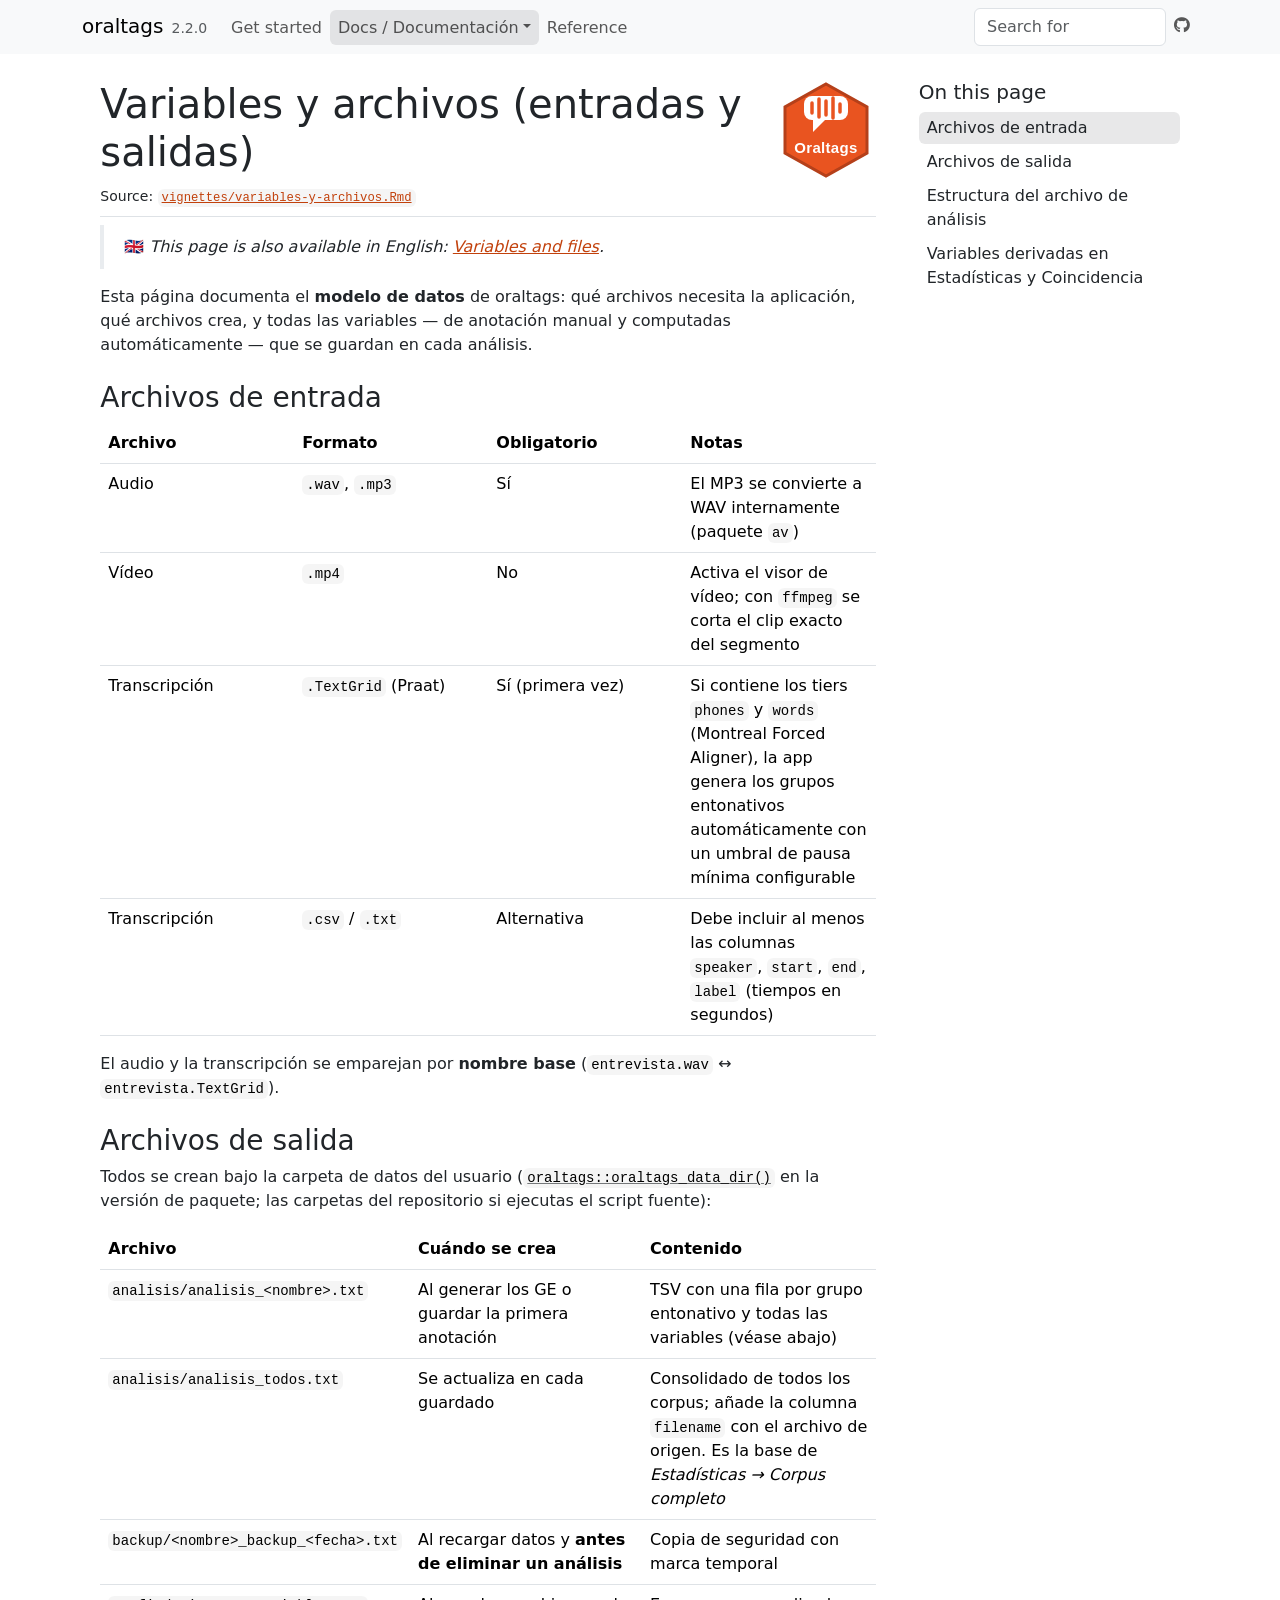
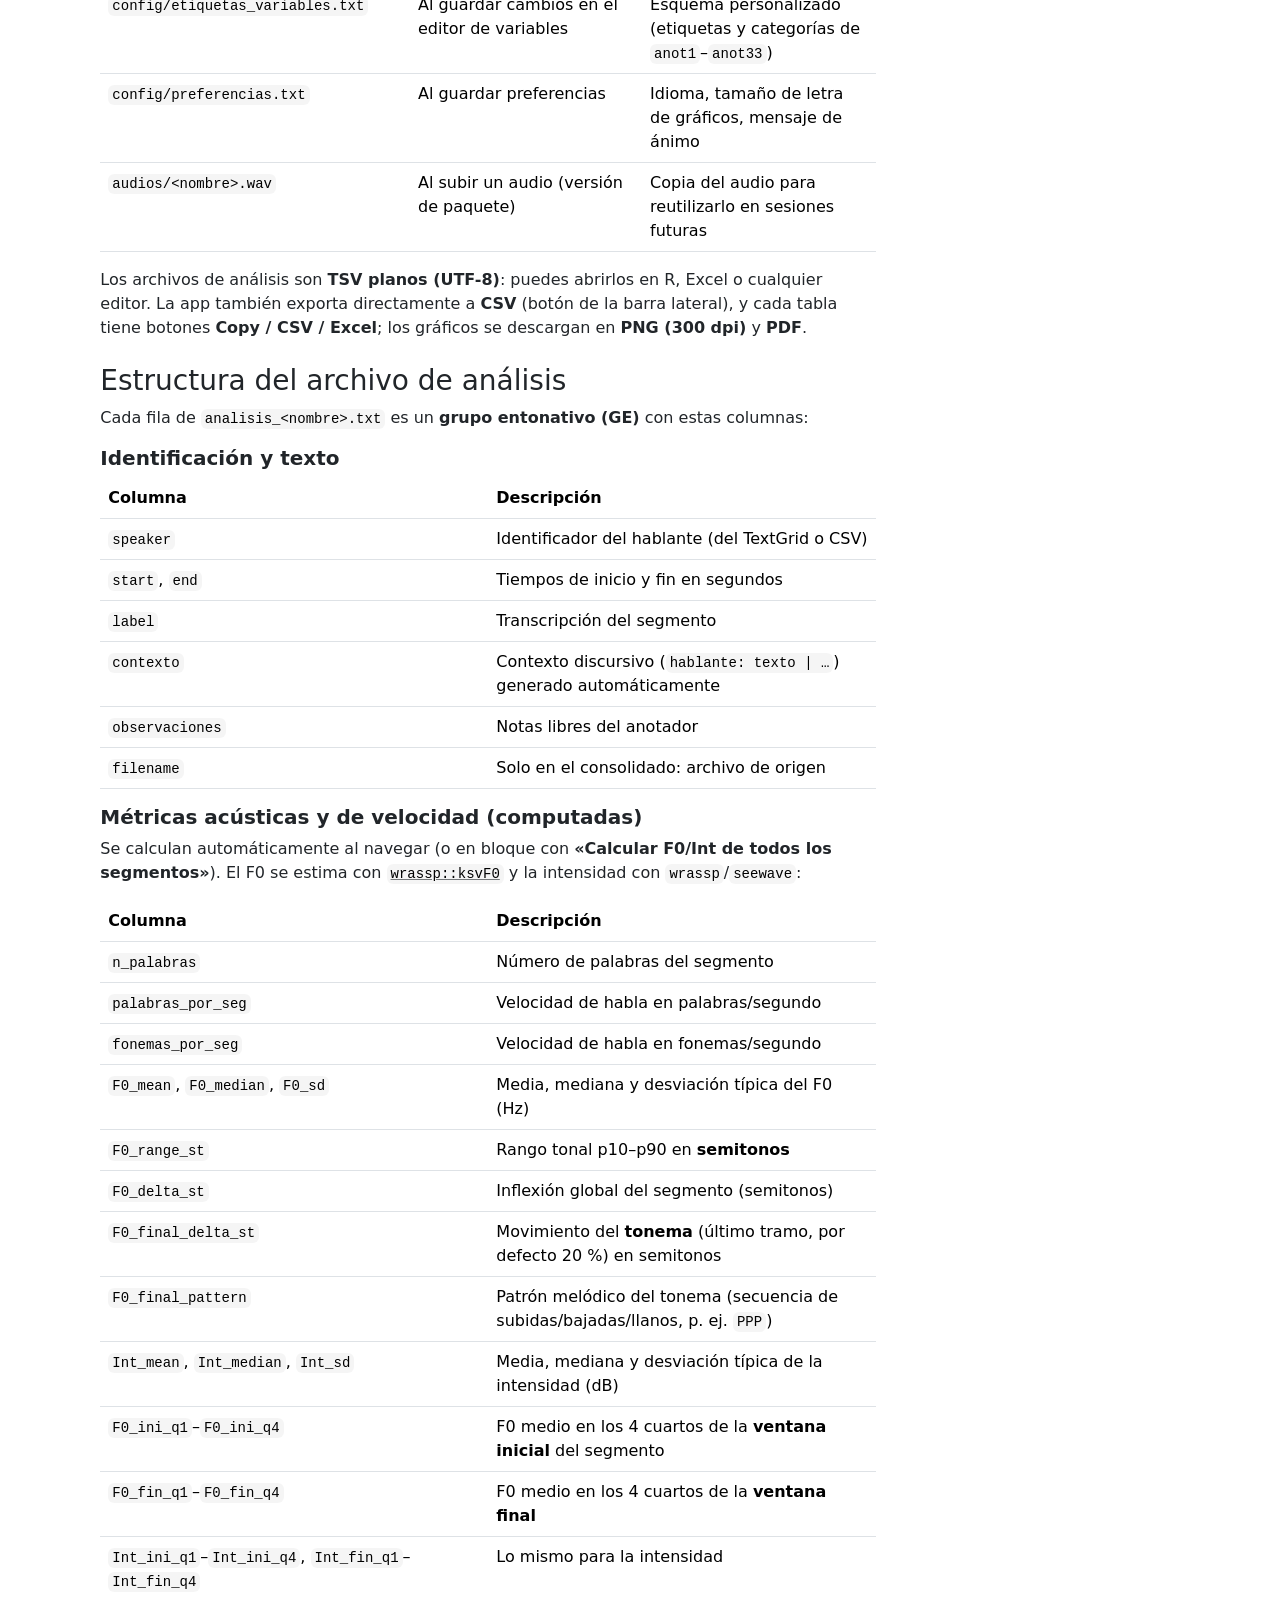
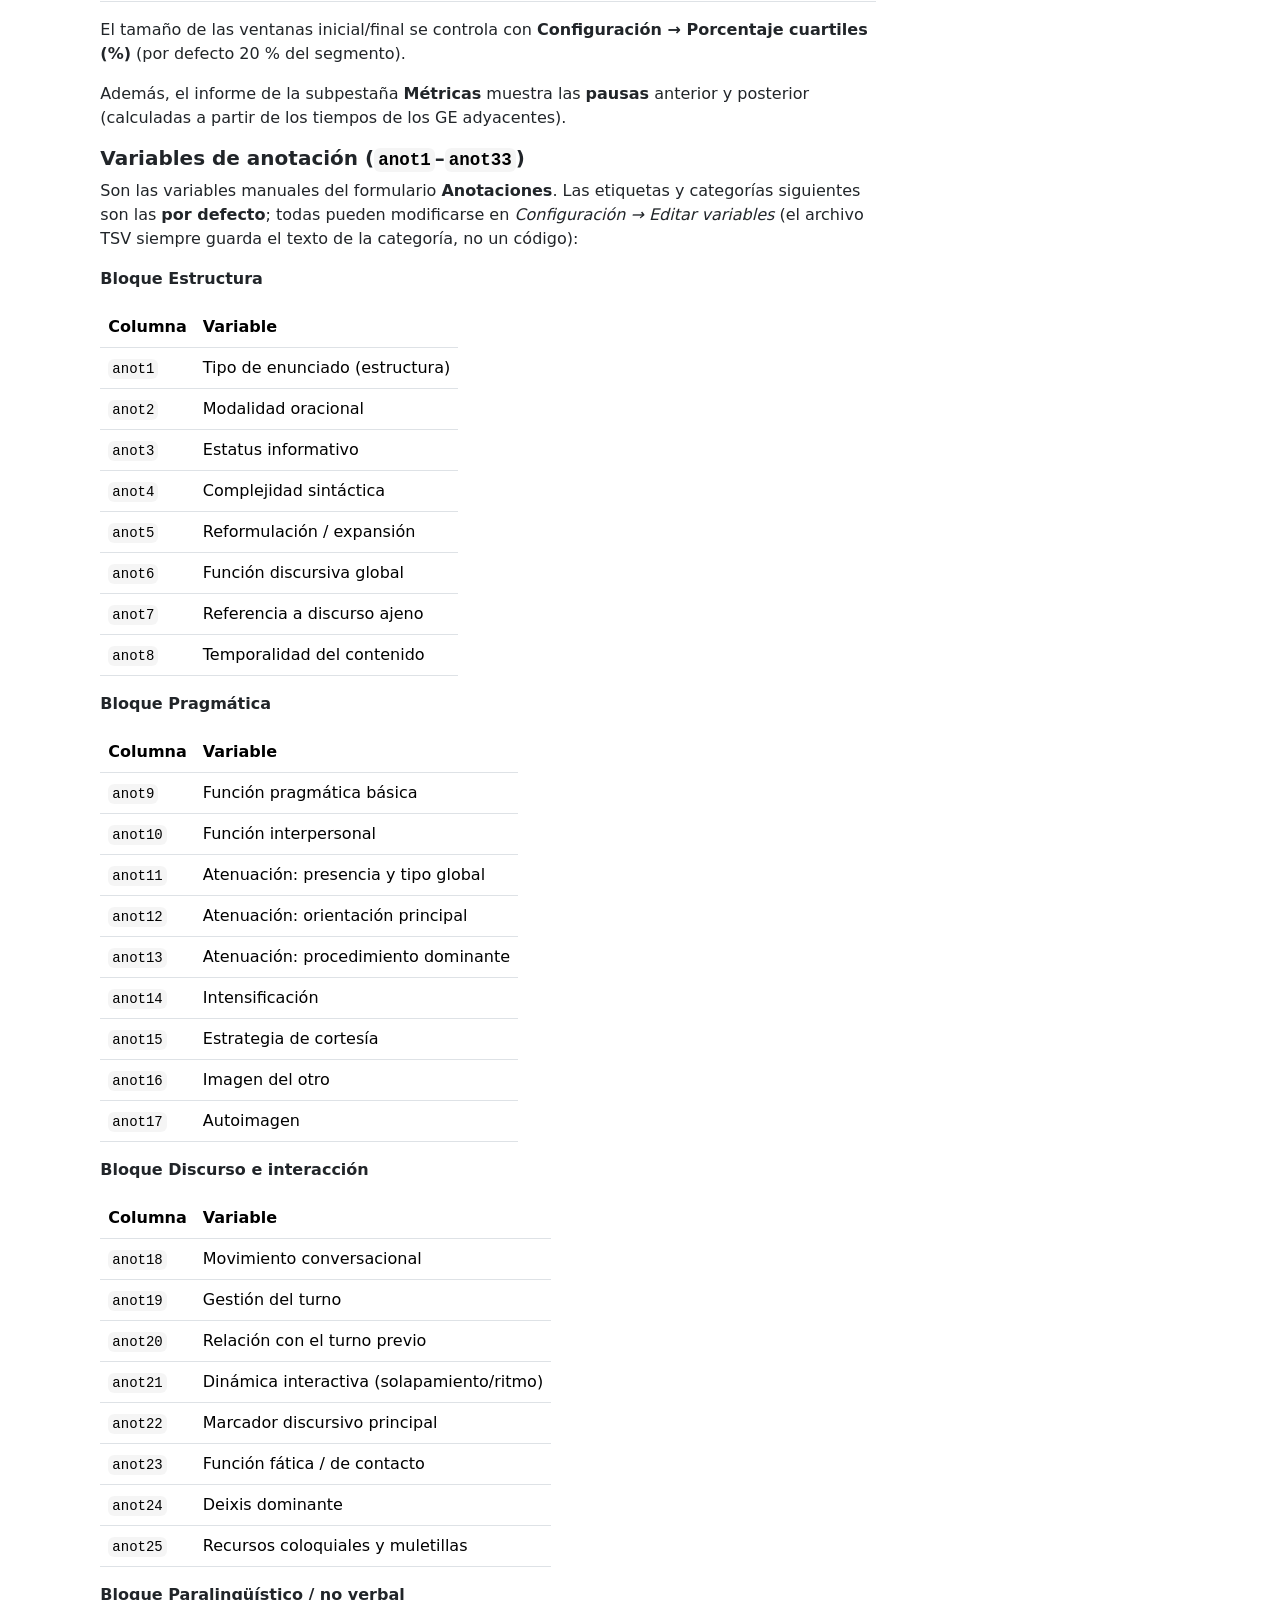
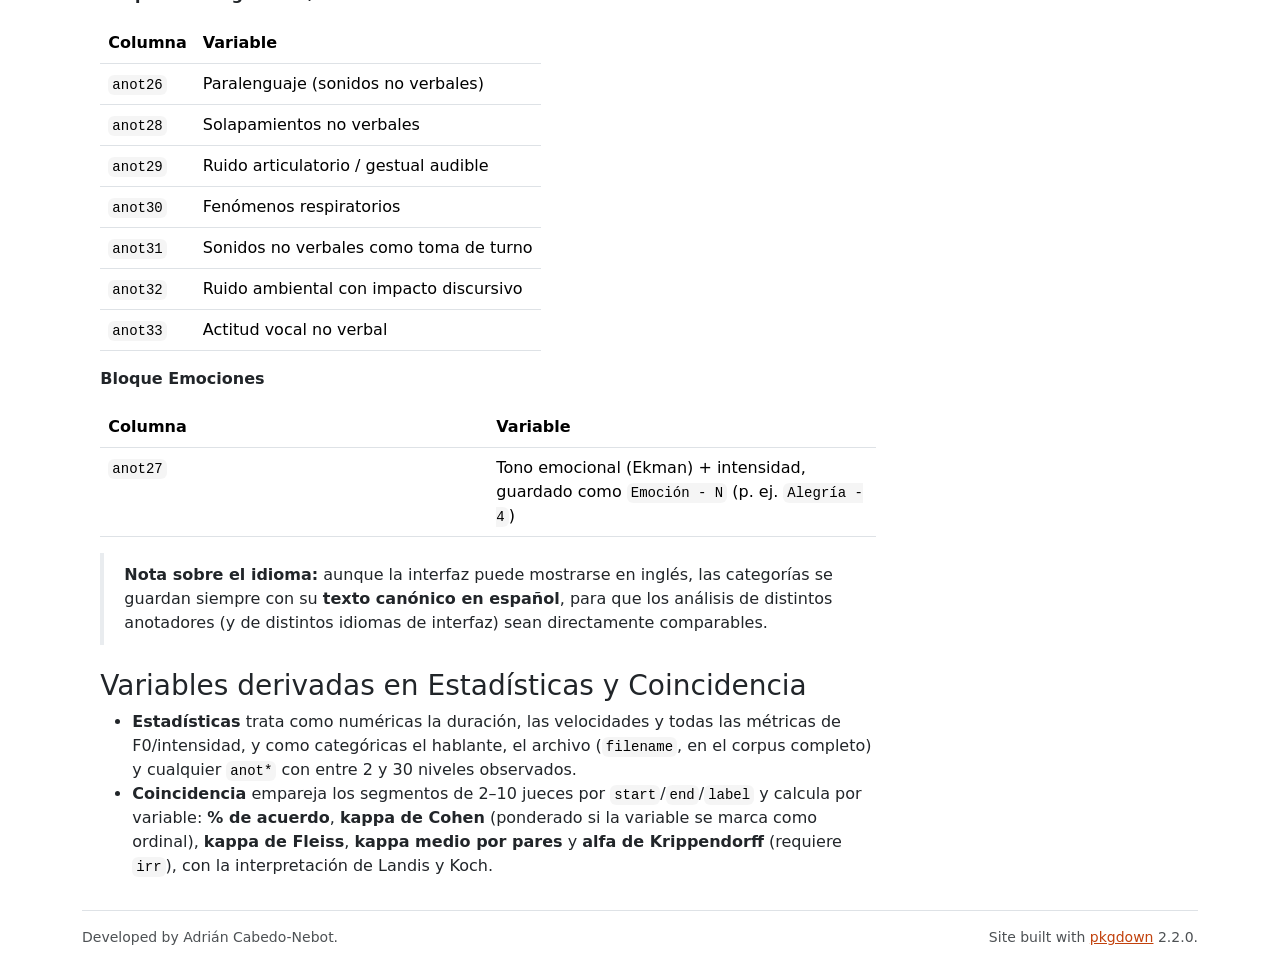
<file: docs/articles/variables-y-archivos.html>
<!DOCTYPE html>
<!-- Generated by pkgdown: do not edit by hand --><html lang="en">
<head>
<meta http-equiv="Content-Type" content="text/html; charset=UTF-8">
<meta charset="utf-8">
<meta http-equiv="X-UA-Compatible" content="IE=edge">
<meta name="viewport" content="width=device-width, initial-scale=1, shrink-to-fit=no">
<title>Variables y archivos (entradas y salidas) • oraltags</title>
<!-- favicons --><link rel="icon" type="image/png" sizes="96x96" href="../favicon-96x96.png">
<link rel="icon" type="”image/svg+xml”" href="../favicon.svg">
<link rel="apple-touch-icon" sizes="180x180" href="../apple-touch-icon.png">
<link rel="icon" sizes="any" href="../favicon.ico">
<link rel="manifest" href="../site.webmanifest">
<script src="../deps/jquery-3.6.0/jquery-3.6.0.min.js"></script><meta name="viewport" content="width=device-width, initial-scale=1, shrink-to-fit=no">
<link href="../deps/bootstrap-5.3.8/bootstrap.min.css" rel="stylesheet">
<script src="../deps/bootstrap-5.3.8/bootstrap.bundle.min.js"></script><link href="../deps/font-awesome-6.5.2/css/all.min.css" rel="stylesheet">
<link href="../deps/font-awesome-6.5.2/css/v4-shims.min.css" rel="stylesheet">
<script src="../deps/headroom-0.11.0/headroom.min.js"></script><script src="../deps/headroom-0.11.0/jQuery.headroom.min.js"></script><script src="../deps/bootstrap-toc-1.0.1/bootstrap-toc.min.js"></script><script src="../deps/clipboard.js-2.0.11/clipboard.min.js"></script><script src="../deps/search-1.0.0/autocomplete.jquery.min.js"></script><script src="../deps/search-1.0.0/fuse.min.js"></script><script src="../deps/search-1.0.0/mark.min.js"></script><!-- pkgdown --><script src="../pkgdown.js"></script><meta property="og:title" content="Variables y archivos (entradas y salidas)">
</head>
<body>
    <a href="#main" class="visually-hidden-focusable">Skip to contents</a>


    <nav class="navbar navbar-expand-lg fixed-top bg-light" data-bs-theme="light" aria-label="Site navigation"><div class="container">

    <a class="navbar-brand me-2" href="../index.html">oraltags</a>

    <small class="nav-text text-muted me-auto" data-bs-toggle="tooltip" data-bs-placement="bottom" title="">2.2.0</small>


    <button class="navbar-toggler" type="button" data-bs-toggle="collapse" data-bs-target="#navbar" aria-controls="navbar" aria-expanded="false" aria-label="Toggle navigation">
      <span class="navbar-toggler-icon"></span>
    </button>

    <div id="navbar" class="collapse navbar-collapse ms-3">
      <ul class="navbar-nav me-auto">
<li class="nav-item"><a class="nav-link" href="../articles/oraltags.html">Get started</a></li>
<li class="active nav-item dropdown">
  <button class="nav-link dropdown-toggle" type="button" id="dropdown-docs-documentaci-n" data-bs-toggle="dropdown" aria-expanded="false" aria-haspopup="true">Docs / Documentación</button>
  <ul class="dropdown-menu" aria-labelledby="dropdown-docs-documentaci-n">
<li><h6 class="dropdown-header" data-toc-skip>🇬🇧 English</h6></li>
    <li><a class="dropdown-item" href="../articles/oraltags.html">Getting started</a></li>
    <li><a class="dropdown-item" href="../articles/app-guide.html">Complete guide to the application</a></li>
    <li><a class="dropdown-item" href="../articles/variables-and-files.html">Variables and files (inputs and outputs)</a></li>
    <li><a class="dropdown-item" href="../articles/using-r.html">Using oraltags from R (code)</a></li>
    <li><hr class="dropdown-divider"></li>
    <li><h6 class="dropdown-header" data-toc-skip>🇪🇸 Español</h6></li>
    <li><a class="dropdown-item" href="../articles/primeros-pasos.html">Primeros pasos</a></li>
    <li><a class="dropdown-item" href="../articles/guia-aplicacion.html">Guía completa de la aplicación</a></li>
    <li><a class="dropdown-item" href="../articles/variables-y-archivos.html">Variables y archivos (entradas y salidas)</a></li>
    <li><a class="dropdown-item" href="../articles/uso-con-r.html">Uso desde R (código del paquete)</a></li>
  </ul>
</li>
<li class="nav-item"><a class="nav-link" href="../reference/index.html">Reference</a></li>
      </ul>
<ul class="navbar-nav">
<li class="nav-item"><form class="form-inline" role="search">
 <input class="form-control" type="search" name="search-input" id="search-input" autocomplete="off" aria-label="Search site" placeholder="Search for" data-search-index="../search.json">
</form></li>
<li class="nav-item"><a class="external-link nav-link" href="https://github.com/acabedo/oraltags" aria-label="GitHub"><span class="fa fab fa-github"></span></a></li>
      </ul>
</div>


  </div>
</nav><div class="container template-article">




<div class="row">
  <main id="main" class="col-md-9"><div class="page-header">
      <img src="../logo.svg" class="logo" alt=""><h1>Variables y archivos (entradas y salidas)</h1>
            
      
      <small class="dont-index">Source: <a href="https://github.com/acabedo/oraltags/blob/HEAD/vignettes/variables-y-archivos.Rmd" class="external-link"><code>vignettes/variables-y-archivos.Rmd</code></a></small>
      <div class="d-none name"><code>variables-y-archivos.Rmd</code></div>
    </div>

    
    
<blockquote>
<p>🇬🇧 <em>This page is also available in English: <a href="variables-and-files.html">Variables and files</a>.</em></p>
</blockquote>
<p>Esta página documenta el <strong>modelo de datos</strong> de
oraltags: qué archivos necesita la aplicación, qué archivos crea, y
todas las variables — de anotación manual y computadas automáticamente —
que se guardan en cada análisis.</p>
<div class="section level2">
<h2 id="archivos-de-entrada">Archivos de entrada<a class="anchor" aria-label="anchor" href="#archivos-de-entrada"></a>
</h2>
<table class="table">
<colgroup>
<col width="25%">
<col width="25%">
<col width="25%">
<col width="25%">
</colgroup>
<thead><tr class="header">
<th>Archivo</th>
<th>Formato</th>
<th>Obligatorio</th>
<th>Notas</th>
</tr></thead>
<tbody>
<tr class="odd">
<td>Audio</td>
<td>
<code>.wav</code>, <code>.mp3</code>
</td>
<td>Sí</td>
<td>El MP3 se convierte a WAV internamente (paquete
<code>av</code>)</td>
</tr>
<tr class="even">
<td>Vídeo</td>
<td><code>.mp4</code></td>
<td>No</td>
<td>Activa el visor de vídeo; con <code>ffmpeg</code> se corta el clip
exacto del segmento</td>
</tr>
<tr class="odd">
<td>Transcripción</td>
<td>
<code>.TextGrid</code> (Praat)</td>
<td>Sí (primera vez)</td>
<td>Si contiene los tiers <code>phones</code> y <code>words</code>
(Montreal Forced Aligner), la app genera los grupos entonativos
automáticamente con un umbral de pausa mínima configurable</td>
</tr>
<tr class="even">
<td>Transcripción</td>
<td>
<code>.csv</code> / <code>.txt</code>
</td>
<td>Alternativa</td>
<td>Debe incluir al menos las columnas <code>speaker</code>,
<code>start</code>, <code>end</code>, <code>label</code> (tiempos en
segundos)</td>
</tr>
</tbody>
</table>
<p>El audio y la transcripción se emparejan por <strong>nombre
base</strong> (<code>entrevista.wav</code> ↔︎
<code>entrevista.TextGrid</code>).</p>
</div>
<div class="section level2">
<h2 id="archivos-de-salida">Archivos de salida<a class="anchor" aria-label="anchor" href="#archivos-de-salida"></a>
</h2>
<p>Todos se crean bajo la carpeta de datos del usuario
(<code><a href="../reference/oraltags_data_dir.html">oraltags::oraltags_data_dir()</a></code> en la versión de paquete;
las carpetas del repositorio si ejecutas el script fuente):</p>
<table class="table">
<colgroup>
<col width="33%">
<col width="33%">
<col width="33%">
</colgroup>
<thead><tr class="header">
<th>Archivo</th>
<th>Cuándo se crea</th>
<th>Contenido</th>
</tr></thead>
<tbody>
<tr class="odd">
<td><code>analisis/analisis_&lt;nombre&gt;.txt</code></td>
<td>Al generar los GE o guardar la primera anotación</td>
<td>TSV con una fila por grupo entonativo y todas las variables (véase
abajo)</td>
</tr>
<tr class="even">
<td><code>analisis/analisis_todos.txt</code></td>
<td>Se actualiza en cada guardado</td>
<td>Consolidado de todos los corpus; añade la columna
<code>filename</code> con el archivo de origen. Es la base de
<em>Estadísticas → Corpus completo</em>
</td>
</tr>
<tr class="odd">
<td><code>backup/&lt;nombre&gt;_backup_&lt;fecha&gt;.txt</code></td>
<td>Al recargar datos y <strong>antes de eliminar un
análisis</strong>
</td>
<td>Copia de seguridad con marca temporal</td>
</tr>
<tr class="even">
<td><code>config/etiquetas_variables.txt</code></td>
<td>Al guardar cambios en el editor de variables</td>
<td>Esquema personalizado (etiquetas y categorías de
<code>anot1</code>–<code>anot33</code>)</td>
</tr>
<tr class="odd">
<td><code>config/preferencias.txt</code></td>
<td>Al guardar preferencias</td>
<td>Idioma, tamaño de letra de gráficos, mensaje de ánimo</td>
</tr>
<tr class="even">
<td><code>audios/&lt;nombre&gt;.wav</code></td>
<td>Al subir un audio (versión de paquete)</td>
<td>Copia del audio para reutilizarlo en sesiones futuras</td>
</tr>
</tbody>
</table>
<p>Los archivos de análisis son <strong>TSV planos (UTF-8)</strong>:
puedes abrirlos en R, Excel o cualquier editor. La app también exporta
directamente a <strong>CSV</strong> (botón de la barra lateral), y cada
tabla tiene botones <strong>Copy / CSV / Excel</strong>; los gráficos se
descargan en <strong>PNG (300 dpi)</strong> y <strong>PDF</strong>.</p>
</div>
<div class="section level2">
<h2 id="estructura-del-archivo-de-análisis">Estructura del archivo de análisis<a class="anchor" aria-label="anchor" href="#estructura-del-archivo-de-an%C3%A1lisis"></a>
</h2>
<p>Cada fila de <code>analisis_&lt;nombre&gt;.txt</code> es un
<strong>grupo entonativo (GE)</strong> con estas columnas:</p>
<div class="section level3">
<h3 id="identificación-y-texto">Identificación y texto<a class="anchor" aria-label="anchor" href="#identificaci%C3%B3n-y-texto"></a>
</h3>
<table class="table">
<colgroup>
<col width="50%">
<col width="50%">
</colgroup>
<thead><tr class="header">
<th>Columna</th>
<th>Descripción</th>
</tr></thead>
<tbody>
<tr class="odd">
<td><code>speaker</code></td>
<td>Identificador del hablante (del TextGrid o CSV)</td>
</tr>
<tr class="even">
<td>
<code>start</code>, <code>end</code>
</td>
<td>Tiempos de inicio y fin en segundos</td>
</tr>
<tr class="odd">
<td><code>label</code></td>
<td>Transcripción del segmento</td>
</tr>
<tr class="even">
<td><code>contexto</code></td>
<td>Contexto discursivo (<code>hablante: texto | …</code>) generado
automáticamente</td>
</tr>
<tr class="odd">
<td><code>observaciones</code></td>
<td>Notas libres del anotador</td>
</tr>
<tr class="even">
<td><code>filename</code></td>
<td>Solo en el consolidado: archivo de origen</td>
</tr>
</tbody>
</table>
</div>
<div class="section level3">
<h3 id="métricas-acústicas-y-de-velocidad-computadas">Métricas acústicas y de velocidad (computadas)<a class="anchor" aria-label="anchor" href="#m%C3%A9tricas-ac%C3%BAsticas-y-de-velocidad-computadas"></a>
</h3>
<p>Se calculan automáticamente al navegar (o en bloque con
<strong>«Calcular F0/Int de todos los segmentos»</strong>). El F0 se
estima con <code><a href="https://rdrr.io/pkg/wrassp/man/ksvF0.html" class="external-link">wrassp::ksvF0</a></code> y la intensidad con
<code>wrassp</code>/<code>seewave</code>:</p>
<table class="table">
<colgroup>
<col width="50%">
<col width="50%">
</colgroup>
<thead><tr class="header">
<th>Columna</th>
<th>Descripción</th>
</tr></thead>
<tbody>
<tr class="odd">
<td><code>n_palabras</code></td>
<td>Número de palabras del segmento</td>
</tr>
<tr class="even">
<td><code>palabras_por_seg</code></td>
<td>Velocidad de habla en palabras/segundo</td>
</tr>
<tr class="odd">
<td><code>fonemas_por_seg</code></td>
<td>Velocidad de habla en fonemas/segundo</td>
</tr>
<tr class="even">
<td>
<code>F0_mean</code>, <code>F0_median</code>,
<code>F0_sd</code>
</td>
<td>Media, mediana y desviación típica del F0 (Hz)</td>
</tr>
<tr class="odd">
<td><code>F0_range_st</code></td>
<td>Rango tonal p10–p90 en <strong>semitonos</strong>
</td>
</tr>
<tr class="even">
<td><code>F0_delta_st</code></td>
<td>Inflexión global del segmento (semitonos)</td>
</tr>
<tr class="odd">
<td><code>F0_final_delta_st</code></td>
<td>Movimiento del <strong>tonema</strong> (último tramo, por defecto 20
%) en semitonos</td>
</tr>
<tr class="even">
<td><code>F0_final_pattern</code></td>
<td>Patrón melódico del tonema (secuencia de subidas/bajadas/llanos,
p. ej. <code>PPP</code>)</td>
</tr>
<tr class="odd">
<td>
<code>Int_mean</code>, <code>Int_median</code>,
<code>Int_sd</code>
</td>
<td>Media, mediana y desviación típica de la intensidad (dB)</td>
</tr>
<tr class="even">
<td>
<code>F0_ini_q1</code>–<code>F0_ini_q4</code>
</td>
<td>F0 medio en los 4 cuartos de la <strong>ventana inicial</strong> del
segmento</td>
</tr>
<tr class="odd">
<td>
<code>F0_fin_q1</code>–<code>F0_fin_q4</code>
</td>
<td>F0 medio en los 4 cuartos de la <strong>ventana final</strong>
</td>
</tr>
<tr class="even">
<td>
<code>Int_ini_q1</code>–<code>Int_ini_q4</code>,
<code>Int_fin_q1</code>–<code>Int_fin_q4</code>
</td>
<td>Lo mismo para la intensidad</td>
</tr>
</tbody>
</table>
<p>El tamaño de las ventanas inicial/final se controla con
<strong>Configuración → Porcentaje cuartiles (%)</strong> (por defecto
20 % del segmento).</p>
<p>Además, el informe de la subpestaña <strong>Métricas</strong> muestra
las <strong>pausas</strong> anterior y posterior (calculadas a partir de
los tiempos de los GE adyacentes).</p>
</div>
<div class="section level3">
<h3 id="variables-de-anotación-anot1anot33">Variables de anotación (<code>anot1</code>–<code>anot33</code>)<a class="anchor" aria-label="anchor" href="#variables-de-anotaci%C3%B3n-anot1anot33"></a>
</h3>
<p>Son las variables manuales del formulario
<strong>Anotaciones</strong>. Las etiquetas y categorías siguientes son
las <strong>por defecto</strong>; todas pueden modificarse en
<em>Configuración → Editar variables</em> (el archivo TSV siempre guarda
el texto de la categoría, no un código):</p>
<p><strong>Bloque Estructura</strong></p>
<table class="table">
<thead><tr class="header">
<th>Columna</th>
<th>Variable</th>
</tr></thead>
<tbody>
<tr class="odd">
<td><code>anot1</code></td>
<td>Tipo de enunciado (estructura)</td>
</tr>
<tr class="even">
<td><code>anot2</code></td>
<td>Modalidad oracional</td>
</tr>
<tr class="odd">
<td><code>anot3</code></td>
<td>Estatus informativo</td>
</tr>
<tr class="even">
<td><code>anot4</code></td>
<td>Complejidad sintáctica</td>
</tr>
<tr class="odd">
<td><code>anot5</code></td>
<td>Reformulación / expansión</td>
</tr>
<tr class="even">
<td><code>anot6</code></td>
<td>Función discursiva global</td>
</tr>
<tr class="odd">
<td><code>anot7</code></td>
<td>Referencia a discurso ajeno</td>
</tr>
<tr class="even">
<td><code>anot8</code></td>
<td>Temporalidad del contenido</td>
</tr>
</tbody>
</table>
<p><strong>Bloque Pragmática</strong></p>
<table class="table">
<thead><tr class="header">
<th>Columna</th>
<th>Variable</th>
</tr></thead>
<tbody>
<tr class="odd">
<td><code>anot9</code></td>
<td>Función pragmática básica</td>
</tr>
<tr class="even">
<td><code>anot10</code></td>
<td>Función interpersonal</td>
</tr>
<tr class="odd">
<td><code>anot11</code></td>
<td>Atenuación: presencia y tipo global</td>
</tr>
<tr class="even">
<td><code>anot12</code></td>
<td>Atenuación: orientación principal</td>
</tr>
<tr class="odd">
<td><code>anot13</code></td>
<td>Atenuación: procedimiento dominante</td>
</tr>
<tr class="even">
<td><code>anot14</code></td>
<td>Intensificación</td>
</tr>
<tr class="odd">
<td><code>anot15</code></td>
<td>Estrategia de cortesía</td>
</tr>
<tr class="even">
<td><code>anot16</code></td>
<td>Imagen del otro</td>
</tr>
<tr class="odd">
<td><code>anot17</code></td>
<td>Autoimagen</td>
</tr>
</tbody>
</table>
<p><strong>Bloque Discurso e interacción</strong></p>
<table class="table">
<thead><tr class="header">
<th>Columna</th>
<th>Variable</th>
</tr></thead>
<tbody>
<tr class="odd">
<td><code>anot18</code></td>
<td>Movimiento conversacional</td>
</tr>
<tr class="even">
<td><code>anot19</code></td>
<td>Gestión del turno</td>
</tr>
<tr class="odd">
<td><code>anot20</code></td>
<td>Relación con el turno previo</td>
</tr>
<tr class="even">
<td><code>anot21</code></td>
<td>Dinámica interactiva (solapamiento/ritmo)</td>
</tr>
<tr class="odd">
<td><code>anot22</code></td>
<td>Marcador discursivo principal</td>
</tr>
<tr class="even">
<td><code>anot23</code></td>
<td>Función fática / de contacto</td>
</tr>
<tr class="odd">
<td><code>anot24</code></td>
<td>Deixis dominante</td>
</tr>
<tr class="even">
<td><code>anot25</code></td>
<td>Recursos coloquiales y muletillas</td>
</tr>
</tbody>
</table>
<p><strong>Bloque Paralingüístico / no verbal</strong></p>
<table class="table">
<thead><tr class="header">
<th>Columna</th>
<th>Variable</th>
</tr></thead>
<tbody>
<tr class="odd">
<td><code>anot26</code></td>
<td>Paralenguaje (sonidos no verbales)</td>
</tr>
<tr class="even">
<td><code>anot28</code></td>
<td>Solapamientos no verbales</td>
</tr>
<tr class="odd">
<td><code>anot29</code></td>
<td>Ruido articulatorio / gestual audible</td>
</tr>
<tr class="even">
<td><code>anot30</code></td>
<td>Fenómenos respiratorios</td>
</tr>
<tr class="odd">
<td><code>anot31</code></td>
<td>Sonidos no verbales como toma de turno</td>
</tr>
<tr class="even">
<td><code>anot32</code></td>
<td>Ruido ambiental con impacto discursivo</td>
</tr>
<tr class="odd">
<td><code>anot33</code></td>
<td>Actitud vocal no verbal</td>
</tr>
</tbody>
</table>
<p><strong>Bloque Emociones</strong></p>
<table class="table">
<colgroup>
<col width="50%">
<col width="50%">
</colgroup>
<thead><tr class="header">
<th>Columna</th>
<th>Variable</th>
</tr></thead>
<tbody><tr class="odd">
<td><code>anot27</code></td>
<td>Tono emocional (Ekman) + intensidad, guardado como
<code>Emoción - N</code> (p. ej. <code>Alegría - 4</code>)</td>
</tr></tbody>
</table>
<blockquote>
<p><strong>Nota sobre el idioma:</strong> aunque la interfaz puede
mostrarse en inglés, las categorías se guardan siempre con su
<strong>texto canónico en español</strong>, para que los análisis de
distintos anotadores (y de distintos idiomas de interfaz) sean
directamente comparables.</p>
</blockquote>
</div>
</div>
<div class="section level2">
<h2 id="variables-derivadas-en-estadísticas-y-coincidencia">Variables derivadas en Estadísticas y Coincidencia<a class="anchor" aria-label="anchor" href="#variables-derivadas-en-estad%C3%ADsticas-y-coincidencia"></a>
</h2>
<ul>
<li>
<strong>Estadísticas</strong> trata como numéricas la duración, las
velocidades y todas las métricas de F0/intensidad, y como categóricas el
hablante, el archivo (<code>filename</code>, en el corpus completo) y
cualquier <code>anot*</code> con entre 2 y 30 niveles observados.</li>
<li>
<strong>Coincidencia</strong> empareja los segmentos de 2–10 jueces
por <code>start</code>/<code>end</code>/<code>label</code> y calcula por
variable: <strong>% de acuerdo</strong>, <strong>kappa de Cohen</strong>
(ponderado si la variable se marca como ordinal), <strong>kappa de
Fleiss</strong>, <strong>kappa medio por pares</strong> y <strong>alfa
de Krippendorff</strong> (requiere <code>irr</code>), con la
interpretación de Landis y Koch.</li>
</ul>
</div>
  </main><aside class="col-md-3"><nav id="toc" aria-label="Table of contents"><h2>On this page</h2>
    </nav></aside>
</div>



    <footer><div class="pkgdown-footer-left">
  <p>Developed by Adrián Cabedo-Nebot.</p>
</div>

<div class="pkgdown-footer-right">
  <p>Site built with <a href="https://pkgdown.r-lib.org/" class="external-link">pkgdown</a> 2.2.0.</p>
</div>

    </footer>
</div>





  </body>
</html>
</file>
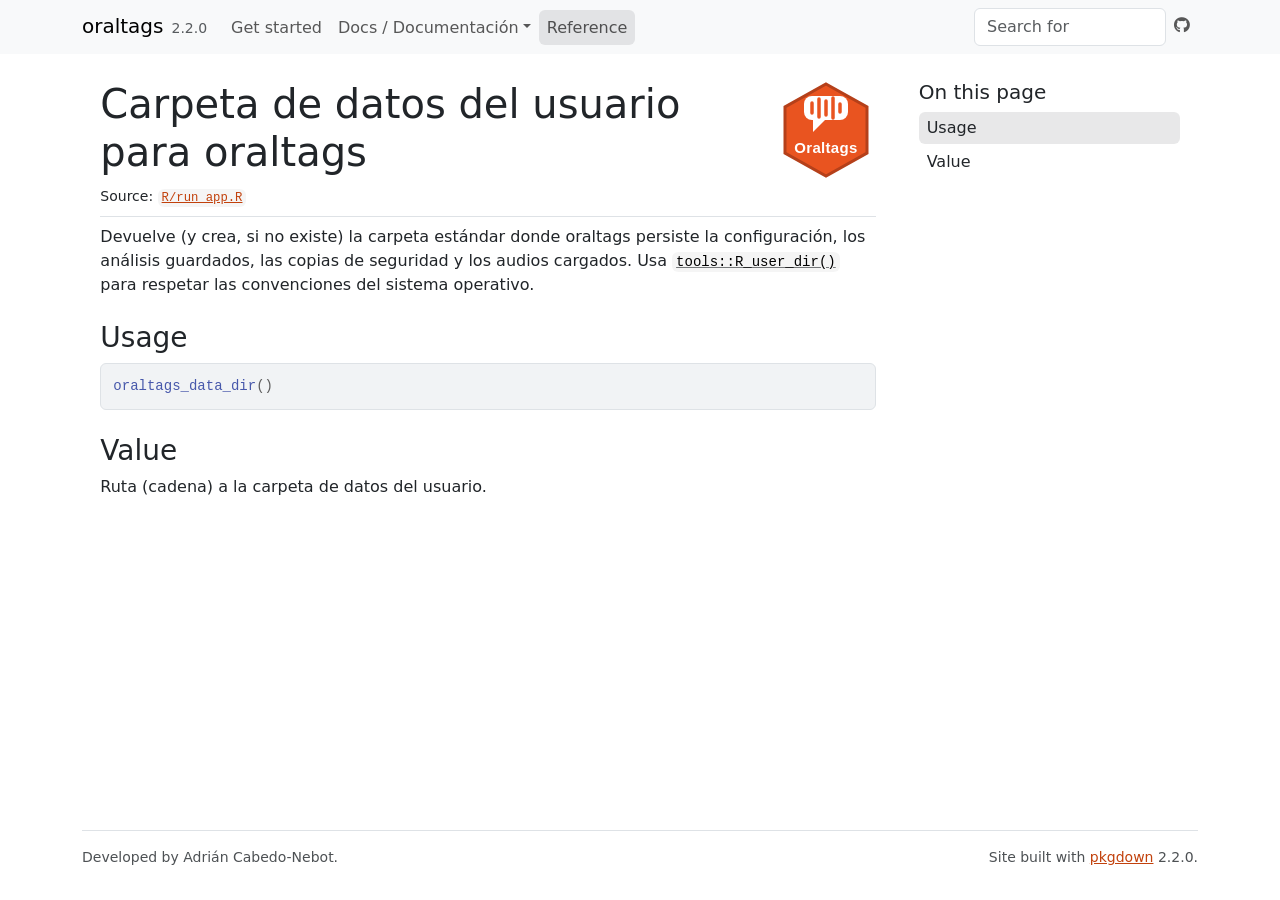
<file: docs/reference/oraltags_data_dir.html>
<!DOCTYPE html>
<!-- Generated by pkgdown: do not edit by hand --><html lang="en"><head><meta http-equiv="Content-Type" content="text/html; charset=UTF-8"><meta charset="utf-8"><meta http-equiv="X-UA-Compatible" content="IE=edge"><meta name="viewport" content="width=device-width, initial-scale=1, shrink-to-fit=no"><title>Carpeta de datos del usuario para oraltags — oraltags_data_dir • oraltags</title><!-- favicons --><link rel="icon" type="image/png" sizes="96x96" href="../favicon-96x96.png"><link rel="icon" type="”image/svg+xml”" href="../favicon.svg"><link rel="apple-touch-icon" sizes="180x180" href="../apple-touch-icon.png"><link rel="icon" sizes="any" href="../favicon.ico"><link rel="manifest" href="../site.webmanifest"><script src="../deps/jquery-3.6.0/jquery-3.6.0.min.js"></script><meta name="viewport" content="width=device-width, initial-scale=1, shrink-to-fit=no"><link href="../deps/bootstrap-5.3.8/bootstrap.min.css" rel="stylesheet"><script src="../deps/bootstrap-5.3.8/bootstrap.bundle.min.js"></script><link href="../deps/font-awesome-6.5.2/css/all.min.css" rel="stylesheet"><link href="../deps/font-awesome-6.5.2/css/v4-shims.min.css" rel="stylesheet"><script src="../deps/headroom-0.11.0/headroom.min.js"></script><script src="../deps/headroom-0.11.0/jQuery.headroom.min.js"></script><script src="../deps/bootstrap-toc-1.0.1/bootstrap-toc.min.js"></script><script src="../deps/clipboard.js-2.0.11/clipboard.min.js"></script><script src="../deps/search-1.0.0/autocomplete.jquery.min.js"></script><script src="../deps/search-1.0.0/fuse.min.js"></script><script src="../deps/search-1.0.0/mark.min.js"></script><!-- pkgdown --><script src="../pkgdown.js"></script><meta property="og:title" content="Carpeta de datos del usuario para oraltags — oraltags_data_dir"><meta name="description" content="Devuelve (y crea, si no existe) la carpeta estándar donde oraltags persiste
la configuración, los análisis guardados, las copias de seguridad y los
audios cargados. Usa tools::R_user_dir() para respetar las
convenciones del sistema operativo."><meta property="og:description" content="Devuelve (y crea, si no existe) la carpeta estándar donde oraltags persiste
la configuración, los análisis guardados, las copias de seguridad y los
audios cargados. Usa tools::R_user_dir() para respetar las
convenciones del sistema operativo."><meta property="og:image" content="https://acabedo.github.io/oraltags/logo.svg"></head><body>
    <a href="#main" class="visually-hidden-focusable">Skip to contents</a>


    <nav class="navbar navbar-expand-lg fixed-top bg-light" data-bs-theme="light" aria-label="Site navigation"><div class="container">

    <a class="navbar-brand me-2" href="../index.html">oraltags</a>

    <small class="nav-text text-muted me-auto" data-bs-toggle="tooltip" data-bs-placement="bottom" title="">2.2.0</small>


    <button class="navbar-toggler" type="button" data-bs-toggle="collapse" data-bs-target="#navbar" aria-controls="navbar" aria-expanded="false" aria-label="Toggle navigation">
      <span class="navbar-toggler-icon"></span>
    </button>

    <div id="navbar" class="collapse navbar-collapse ms-3">
      <ul class="navbar-nav me-auto"><li class="nav-item"><a class="nav-link" href="../articles/oraltags.html">Get started</a></li>
<li class="nav-item dropdown">
  <button class="nav-link dropdown-toggle" type="button" id="dropdown-docs-documentaci-n" data-bs-toggle="dropdown" aria-expanded="false" aria-haspopup="true">Docs / Documentación</button>
  <ul class="dropdown-menu" aria-labelledby="dropdown-docs-documentaci-n"><li><h6 class="dropdown-header" data-toc-skip>🇬🇧 English</h6></li>
    <li><a class="dropdown-item" href="../articles/oraltags.html">Getting started</a></li>
    <li><a class="dropdown-item" href="../articles/app-guide.html">Complete guide to the application</a></li>
    <li><a class="dropdown-item" href="../articles/variables-and-files.html">Variables and files (inputs and outputs)</a></li>
    <li><a class="dropdown-item" href="../articles/using-r.html">Using oraltags from R (code)</a></li>
    <li><hr class="dropdown-divider"></li>
    <li><h6 class="dropdown-header" data-toc-skip>🇪🇸 Español</h6></li>
    <li><a class="dropdown-item" href="../articles/primeros-pasos.html">Primeros pasos</a></li>
    <li><a class="dropdown-item" href="../articles/guia-aplicacion.html">Guía completa de la aplicación</a></li>
    <li><a class="dropdown-item" href="../articles/variables-y-archivos.html">Variables y archivos (entradas y salidas)</a></li>
    <li><a class="dropdown-item" href="../articles/uso-con-r.html">Uso desde R (código del paquete)</a></li>
  </ul></li>
<li class="active nav-item"><a class="nav-link" href="../reference/index.html">Reference</a></li>
      </ul><ul class="navbar-nav"><li class="nav-item"><form class="form-inline" role="search">
 <input class="form-control" type="search" name="search-input" id="search-input" autocomplete="off" aria-label="Search site" placeholder="Search for" data-search-index="../search.json"></form></li>
<li class="nav-item"><a class="external-link nav-link" href="https://github.com/acabedo/oraltags" aria-label="GitHub"><span class="fa fab fa-github"></span></a></li>
      </ul></div>


  </div>
</nav><div class="container template-reference-topic">
<div class="row">
  <main id="main" class="col-md-9"><div class="page-header">
      <img src="../logo.svg" class="logo" alt=""><h1>Carpeta de datos del usuario para oraltags</h1>
      <small class="dont-index">Source: <a href="https://github.com/acabedo/oraltags/blob/HEAD/R/run_app.R" class="external-link"><code>R/run_app.R</code></a></small>
      <div class="d-none name"><code>oraltags_data_dir.Rd</code></div>
    </div>

    <div class="ref-description section level2">
    <p>Devuelve (y crea, si no existe) la carpeta estándar donde oraltags persiste
la configuración, los análisis guardados, las copias de seguridad y los
audios cargados. Usa <code><a href="https://rdrr.io/r/tools/userdir.html" class="external-link">tools::R_user_dir()</a></code> para respetar las
convenciones del sistema operativo.</p>
    </div>

    <div class="section level2">
    <h2 id="ref-usage">Usage<a class="anchor" aria-label="anchor" href="#ref-usage"></a></h2>
    <div class="sourceCode"><pre class="sourceCode r"><code><span><span class="fu">oraltags_data_dir</span><span class="op">(</span><span class="op">)</span></span></code></pre></div>
    </div>

    <div class="section level2">
    <h2 id="value">Value<a class="anchor" aria-label="anchor" href="#value"></a></h2>
    <p>Ruta (cadena) a la carpeta de datos del usuario.</p>
    </div>

  </main><aside class="col-md-3"><nav id="toc" aria-label="Table of contents"><h2>On this page</h2>
    </nav></aside></div>


    <footer><div class="pkgdown-footer-left">
  <p>Developed by Adrián Cabedo-Nebot.</p>
</div>

<div class="pkgdown-footer-right">
  <p>Site built with <a href="https://pkgdown.r-lib.org/" class="external-link">pkgdown</a> 2.2.0.</p>
</div>

    </footer></div>





  </body></html>
</file>
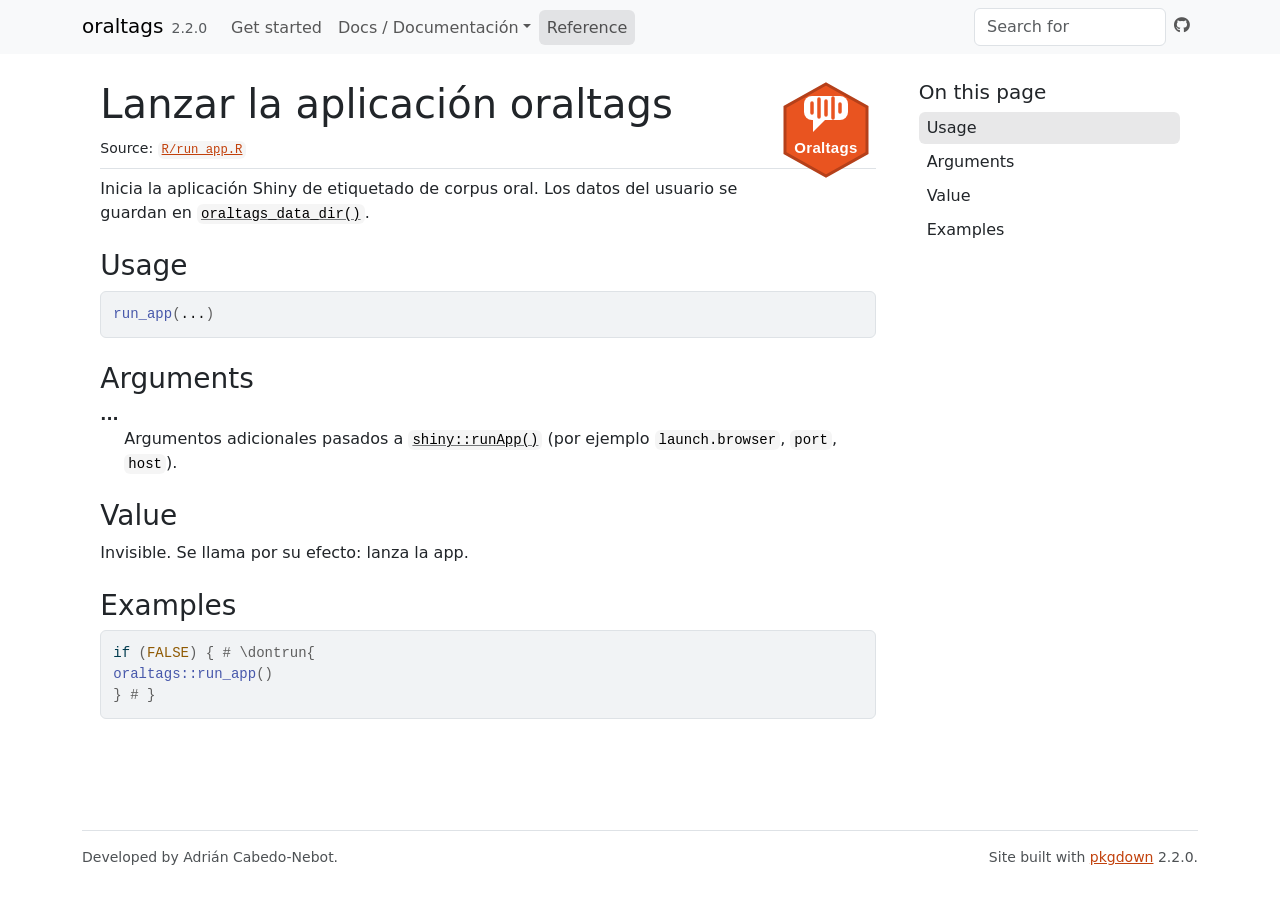
<file: docs/reference/run_app.html>
<!DOCTYPE html>
<!-- Generated by pkgdown: do not edit by hand --><html lang="en"><head><meta http-equiv="Content-Type" content="text/html; charset=UTF-8"><meta charset="utf-8"><meta http-equiv="X-UA-Compatible" content="IE=edge"><meta name="viewport" content="width=device-width, initial-scale=1, shrink-to-fit=no"><title>Lanzar la aplicación oraltags — run_app • oraltags</title><!-- favicons --><link rel="icon" type="image/png" sizes="96x96" href="../favicon-96x96.png"><link rel="icon" type="”image/svg+xml”" href="../favicon.svg"><link rel="apple-touch-icon" sizes="180x180" href="../apple-touch-icon.png"><link rel="icon" sizes="any" href="../favicon.ico"><link rel="manifest" href="../site.webmanifest"><script src="../deps/jquery-3.6.0/jquery-3.6.0.min.js"></script><meta name="viewport" content="width=device-width, initial-scale=1, shrink-to-fit=no"><link href="../deps/bootstrap-5.3.8/bootstrap.min.css" rel="stylesheet"><script src="../deps/bootstrap-5.3.8/bootstrap.bundle.min.js"></script><link href="../deps/font-awesome-6.5.2/css/all.min.css" rel="stylesheet"><link href="../deps/font-awesome-6.5.2/css/v4-shims.min.css" rel="stylesheet"><script src="../deps/headroom-0.11.0/headroom.min.js"></script><script src="../deps/headroom-0.11.0/jQuery.headroom.min.js"></script><script src="../deps/bootstrap-toc-1.0.1/bootstrap-toc.min.js"></script><script src="../deps/clipboard.js-2.0.11/clipboard.min.js"></script><script src="../deps/search-1.0.0/autocomplete.jquery.min.js"></script><script src="../deps/search-1.0.0/fuse.min.js"></script><script src="../deps/search-1.0.0/mark.min.js"></script><!-- pkgdown --><script src="../pkgdown.js"></script><meta property="og:title" content="Lanzar la aplicación oraltags — run_app"><meta name="description" content="Inicia la aplicación Shiny de etiquetado de corpus oral. Los datos del
usuario se guardan en oraltags_data_dir()."><meta property="og:description" content="Inicia la aplicación Shiny de etiquetado de corpus oral. Los datos del
usuario se guardan en oraltags_data_dir()."><meta property="og:image" content="https://acabedo.github.io/oraltags/logo.svg"></head><body>
    <a href="#main" class="visually-hidden-focusable">Skip to contents</a>


    <nav class="navbar navbar-expand-lg fixed-top bg-light" data-bs-theme="light" aria-label="Site navigation"><div class="container">

    <a class="navbar-brand me-2" href="../index.html">oraltags</a>

    <small class="nav-text text-muted me-auto" data-bs-toggle="tooltip" data-bs-placement="bottom" title="">2.2.0</small>


    <button class="navbar-toggler" type="button" data-bs-toggle="collapse" data-bs-target="#navbar" aria-controls="navbar" aria-expanded="false" aria-label="Toggle navigation">
      <span class="navbar-toggler-icon"></span>
    </button>

    <div id="navbar" class="collapse navbar-collapse ms-3">
      <ul class="navbar-nav me-auto"><li class="nav-item"><a class="nav-link" href="../articles/oraltags.html">Get started</a></li>
<li class="nav-item dropdown">
  <button class="nav-link dropdown-toggle" type="button" id="dropdown-docs-documentaci-n" data-bs-toggle="dropdown" aria-expanded="false" aria-haspopup="true">Docs / Documentación</button>
  <ul class="dropdown-menu" aria-labelledby="dropdown-docs-documentaci-n"><li><h6 class="dropdown-header" data-toc-skip>🇬🇧 English</h6></li>
    <li><a class="dropdown-item" href="../articles/oraltags.html">Getting started</a></li>
    <li><a class="dropdown-item" href="../articles/app-guide.html">Complete guide to the application</a></li>
    <li><a class="dropdown-item" href="../articles/variables-and-files.html">Variables and files (inputs and outputs)</a></li>
    <li><a class="dropdown-item" href="../articles/using-r.html">Using oraltags from R (code)</a></li>
    <li><hr class="dropdown-divider"></li>
    <li><h6 class="dropdown-header" data-toc-skip>🇪🇸 Español</h6></li>
    <li><a class="dropdown-item" href="../articles/primeros-pasos.html">Primeros pasos</a></li>
    <li><a class="dropdown-item" href="../articles/guia-aplicacion.html">Guía completa de la aplicación</a></li>
    <li><a class="dropdown-item" href="../articles/variables-y-archivos.html">Variables y archivos (entradas y salidas)</a></li>
    <li><a class="dropdown-item" href="../articles/uso-con-r.html">Uso desde R (código del paquete)</a></li>
  </ul></li>
<li class="active nav-item"><a class="nav-link" href="../reference/index.html">Reference</a></li>
      </ul><ul class="navbar-nav"><li class="nav-item"><form class="form-inline" role="search">
 <input class="form-control" type="search" name="search-input" id="search-input" autocomplete="off" aria-label="Search site" placeholder="Search for" data-search-index="../search.json"></form></li>
<li class="nav-item"><a class="external-link nav-link" href="https://github.com/acabedo/oraltags" aria-label="GitHub"><span class="fa fab fa-github"></span></a></li>
      </ul></div>


  </div>
</nav><div class="container template-reference-topic">
<div class="row">
  <main id="main" class="col-md-9"><div class="page-header">
      <img src="../logo.svg" class="logo" alt=""><h1>Lanzar la aplicación oraltags</h1>
      <small class="dont-index">Source: <a href="https://github.com/acabedo/oraltags/blob/HEAD/R/run_app.R" class="external-link"><code>R/run_app.R</code></a></small>
      <div class="d-none name"><code>run_app.Rd</code></div>
    </div>

    <div class="ref-description section level2">
    <p>Inicia la aplicación Shiny de etiquetado de corpus oral. Los datos del
usuario se guardan en <code><a href="oraltags_data_dir.html">oraltags_data_dir()</a></code>.</p>
    </div>

    <div class="section level2">
    <h2 id="ref-usage">Usage<a class="anchor" aria-label="anchor" href="#ref-usage"></a></h2>
    <div class="sourceCode"><pre class="sourceCode r"><code><span><span class="fu">run_app</span><span class="op">(</span><span class="va">...</span><span class="op">)</span></span></code></pre></div>
    </div>

    <div class="section level2">
    <h2 id="arguments">Arguments<a class="anchor" aria-label="anchor" href="#arguments"></a></h2>


<dl><dt id="arg--">...<a class="anchor" aria-label="anchor" href="#arg--"></a></dt>
<dd><p>Argumentos adicionales pasados a <code><a href="https://rdrr.io/pkg/shiny/man/runApp.html" class="external-link">shiny::runApp()</a></code>
(por ejemplo <code>launch.browser</code>, <code>port</code>, <code>host</code>).</p></dd>

</dl></div>
    <div class="section level2">
    <h2 id="value">Value<a class="anchor" aria-label="anchor" href="#value"></a></h2>
    <p>Invisible. Se llama por su efecto: lanza la app.</p>
    </div>

    <div class="section level2">
    <h2 id="ref-examples">Examples<a class="anchor" aria-label="anchor" href="#ref-examples"></a></h2>
    <div class="sourceCode"><pre class="sourceCode r"><code><span class="r-in"><span><span class="kw">if</span> <span class="op">(</span><span class="cn">FALSE</span><span class="op">)</span> <span class="op">{</span> <span class="co"># \dontrun{</span></span></span>
<span class="r-in"><span><span class="fu">oraltags</span><span class="fu">::</span><span class="fu">run_app</span><span class="op">(</span><span class="op">)</span></span></span>
<span class="r-in"><span><span class="op">}</span> <span class="co"># }</span></span></span>
</code></pre></div>
    </div>
  </main><aside class="col-md-3"><nav id="toc" aria-label="Table of contents"><h2>On this page</h2>
    </nav></aside></div>


    <footer><div class="pkgdown-footer-left">
  <p>Developed by Adrián Cabedo-Nebot.</p>
</div>

<div class="pkgdown-footer-right">
  <p>Site built with <a href="https://pkgdown.r-lib.org/" class="external-link">pkgdown</a> 2.2.0.</p>
</div>

    </footer></div>





  </body></html>
</file>
<file: docs/deps/font-awesome-6.5.2/css/v4-shims.min.css>
/*!
 * Font Awesome Free 6.5.2 by @fontawesome - https://fontawesome.com
 * License - https://fontawesome.com/license/free (Icons: CC BY 4.0, Fonts: SIL OFL 1.1, Code: MIT License)
 * Copyright 2024 Fonticons, Inc.
 */
.fa.fa-glass:before{content:"\f000"}.fa.fa-envelope-o{font-family:"Font Awesome 6 Free";font-weight:400}.fa.fa-envelope-o:before{content:"\f0e0"}.fa.fa-star-o{font-family:"Font Awesome 6 Free";font-weight:400}.fa.fa-star-o:before{content:"\f005"}.fa.fa-close:before,.fa.fa-remove:before{content:"\f00d"}.fa.fa-gear:before{content:"\f013"}.fa.fa-trash-o{font-family:"Font Awesome 6 Free";font-weight:400}.fa.fa-trash-o:before{content:"\f2ed"}.fa.fa-home:before{content:"\f015"}.fa.fa-file-o{font-family:"Font Awesome 6 Free";font-weight:400}.fa.fa-file-o:before{content:"\f15b"}.fa.fa-clock-o{font-family:"Font Awesome 6 Free";font-weight:400}.fa.fa-clock-o:before{content:"\f017"}.fa.fa-arrow-circle-o-down{font-family:"Font Awesome 6 Free";font-weight:400}.fa.fa-arrow-circle-o-down:before{content:"\f358"}.fa.fa-arrow-circle-o-up{font-family:"Font Awesome 6 Free";font-weight:400}.fa.fa-arrow-circle-o-up:before{content:"\f35b"}.fa.fa-play-circle-o{font-family:"Font Awesome 6 Free";font-weight:400}.fa.fa-play-circle-o:before{content:"\f144"}.fa.fa-repeat:before,.fa.fa-rotate-right:before{content:"\f01e"}.fa.fa-refresh:before{content:"\f021"}.fa.fa-list-alt{font-family:"Font Awesome 6 Free";font-weight:400}.fa.fa-list-alt:before{content:"\f022"}.fa.fa-dedent:before{content:"\f03b"}.fa.fa-video-camera:before{content:"\f03d"}.fa.fa-picture-o{font-family:"Font Awesome 6 Free";font-weight:400}.fa.fa-picture-o:before{content:"\f03e"}.fa.fa-photo{font-family:"Font Awesome 6 Free";font-weight:400}.fa.fa-photo:before{content:"\f03e"}.fa.fa-image{font-family:"Font Awesome 6 Free";font-weight:400}.fa.fa-image:before{content:"\f03e"}.fa.fa-map-marker:before{content:"\f3c5"}.fa.fa-pencil-square-o{font-family:"Font Awesome 6 Free";font-weight:400}.fa.fa-pencil-square-o:before{content:"\f044"}.fa.fa-edit{font-family:"Font Awesome 6 Free";font-weight:400}.fa.fa-edit:before{content:"\f044"}.fa.fa-share-square-o:before{content:"\f14d"}.fa.fa-check-square-o{font-family:"Font Awesome 6 Free";font-weight:400}.fa.fa-check-square-o:before{content:"\f14a"}.fa.fa-arrows:before{content:"\f0b2"}.fa.fa-times-circle-o{font-family:"Font Awesome 6 Free";font-weight:400}.fa.fa-times-circle-o:before{content:"\f057"}.fa.fa-check-circle-o{font-family:"Font Awesome 6 Free";font-weight:400}.fa.fa-check-circle-o:before{content:"\f058"}.fa.fa-mail-forward:before{content:"\f064"}.fa.fa-expand:before{content:"\f424"}.fa.fa-compress:before{content:"\f422"}.fa.fa-eye,.fa.fa-eye-slash{font-family:"Font Awesome 6 Free";font-weight:400}.fa.fa-warning:before{content:"\f071"}.fa.fa-calendar:before{content:"\f073"}.fa.fa-arrows-v:before{content:"\f338"}.fa.fa-arrows-h:before{content:"\f337"}.fa.fa-bar-chart-o:before,.fa.fa-bar-chart:before{content:"\e0e3"}.fa.fa-twitter-square{font-family:"Font Awesome 6 Brands";font-weight:400}.fa.fa-twitter-square:before{content:"\f081"}.fa.fa-facebook-square{font-family:"Font Awesome 6 Brands";font-weight:400}.fa.fa-facebook-square:before{content:"\f082"}.fa.fa-gears:before{content:"\f085"}.fa.fa-thumbs-o-up{font-family:"Font Awesome 6 Free";font-weight:400}.fa.fa-thumbs-o-up:before{content:"\f164"}.fa.fa-thumbs-o-down{font-family:"Font Awesome 6 Free";font-weight:400}.fa.fa-thumbs-o-down:before{content:"\f165"}.fa.fa-heart-o{font-family:"Font Awesome 6 Free";font-weight:400}.fa.fa-heart-o:before{content:"\f004"}.fa.fa-sign-out:before{content:"\f2f5"}.fa.fa-linkedin-square{font-family:"Font Awesome 6 Brands";font-weight:400}.fa.fa-linkedin-square:before{content:"\f08c"}.fa.fa-thumb-tack:before{content:"\f08d"}.fa.fa-external-link:before{content:"\f35d"}.fa.fa-sign-in:before{content:"\f2f6"}.fa.fa-github-square{font-family:"Font Awesome 6 Brands";font-weight:400}.fa.fa-github-square:before{content:"\f092"}.fa.fa-lemon-o{font-family:"Font Awesome 6 Free";font-weight:400}.fa.fa-lemon-o:before{content:"\f094"}.fa.fa-square-o{font-family:"Font Awesome 6 Free";font-weight:400}.fa.fa-square-o:before{content:"\f0c8"}.fa.fa-bookmark-o{font-family:"Font Awesome 6 Free";font-weight:400}.fa.fa-bookmark-o:before{content:"\f02e"}.fa.fa-facebook,.fa.fa-twitter{font-family:"Font Awesome 6 Brands";font-weight:400}.fa.fa-facebook:before{content:"\f39e"}.fa.fa-facebook-f{font-family:"Font Awesome 6 Brands";font-weight:400}.fa.fa-facebook-f:before{content:"\f39e"}.fa.fa-github{font-family:"Font Awesome 6 Brands";font-weight:400}.fa.fa-credit-card{font-family:"Font Awesome 6 Free";font-weight:400}.fa.fa-feed:before{content:"\f09e"}.fa.fa-hdd-o{font-family:"Font Awesome 6 Free";font-weight:400}.fa.fa-hdd-o:before{content:"\f0a0"}.fa.fa-hand-o-right{font-family:"Font Awesome 6 Free";font-weight:400}.fa.fa-hand-o-right:before{content:"\f0a4"}.fa.fa-hand-o-left{font-family:"Font Awesome 6 Free";font-weight:400}.fa.fa-hand-o-left:before{content:"\f0a5"}.fa.fa-hand-o-up{font-family:"Font Awesome 6 Free";font-weight:400}.fa.fa-hand-o-up:before{content:"\f0a6"}.fa.fa-hand-o-down{font-family:"Font Awesome 6 Free";font-weight:400}.fa.fa-hand-o-down:before{content:"\f0a7"}.fa.fa-globe:before{content:"\f57d"}.fa.fa-tasks:before{content:"\f828"}.fa.fa-arrows-alt:before{content:"\f31e"}.fa.fa-group:before{content:"\f0c0"}.fa.fa-chain:before{content:"\f0c1"}.fa.fa-cut:before{content:"\f0c4"}.fa.fa-files-o{font-family:"Font Awesome 6 Free";font-weight:400}.fa.fa-files-o:before{content:"\f0c5"}.fa.fa-floppy-o{font-family:"Font Awesome 6 Free";font-weight:400}.fa.fa-floppy-o:before{content:"\f0c7"}.fa.fa-save{font-family:"Font Awesome 6 Free";font-weight:400}.fa.fa-save:before{content:"\f0c7"}.fa.fa-navicon:before,.fa.fa-reorder:before{content:"\f0c9"}.fa.fa-magic:before{content:"\e2ca"}.fa.fa-pinterest,.fa.fa-pinterest-square{font-family:"Font Awesome 6 Brands";font-weight:400}.fa.fa-pinterest-square:before{content:"\f0d3"}.fa.fa-google-plus-square{font-family:"Font Awesome 6 Brands";font-weight:400}.fa.fa-google-plus-square:before{content:"\f0d4"}.fa.fa-google-plus{font-family:"Font Awesome 6 Brands";font-weight:400}.fa.fa-google-plus:before{content:"\f0d5"}.fa.fa-money:before{content:"\f3d1"}.fa.fa-unsorted:before{content:"\f0dc"}.fa.fa-sort-desc:before{content:"\f0dd"}.fa.fa-sort-asc:before{content:"\f0de"}.fa.fa-linkedin{font-family:"Font Awesome 6 Brands";font-weight:400}.fa.fa-linkedin:before{content:"\f0e1"}.fa.fa-rotate-left:before{content:"\f0e2"}.fa.fa-legal:before{content:"\f0e3"}.fa.fa-dashboard:before,.fa.fa-tachometer:before{content:"\f625"}.fa.fa-comment-o{font-family:"Font Awesome 6 Free";font-weight:400}.fa.fa-comment-o:before{content:"\f075"}.fa.fa-comments-o{font-family:"Font Awesome 6 Free";font-weight:400}.fa.fa-comments-o:before{content:"\f086"}.fa.fa-flash:before{content:"\f0e7"}.fa.fa-clipboard:before{content:"\f0ea"}.fa.fa-lightbulb-o{font-family:"Font Awesome 6 Free";font-weight:400}.fa.fa-lightbulb-o:before{content:"\f0eb"}.fa.fa-exchange:before{content:"\f362"}.fa.fa-cloud-download:before{content:"\f0ed"}.fa.fa-cloud-upload:before{content:"\f0ee"}.fa.fa-bell-o{font-family:"Font Awesome 6 Free";font-weight:400}.fa.fa-bell-o:before{content:"\f0f3"}.fa.fa-cutlery:before{content:"\f2e7"}.fa.fa-file-text-o{font-family:"Font Awesome 6 Free";font-weight:400}.fa.fa-file-text-o:before{content:"\f15c"}.fa.fa-building-o{font-family:"Font Awesome 6 Free";font-weight:400}.fa.fa-building-o:before{content:"\f1ad"}.fa.fa-hospital-o{font-family:"Font Awesome 6 Free";font-weight:400}.fa.fa-hospital-o:before{content:"\f0f8"}.fa.fa-tablet:before{content:"\f3fa"}.fa.fa-mobile-phone:before,.fa.fa-mobile:before{content:"\f3cd"}.fa.fa-circle-o{font-family:"Font Awesome 6 Free";font-weight:400}.fa.fa-circle-o:before{content:"\f111"}.fa.fa-mail-reply:before{content:"\f3e5"}.fa.fa-github-alt{font-family:"Font Awesome 6 Brands";font-weight:400}.fa.fa-folder-o{font-family:"Font Awesome 6 Free";font-weight:400}.fa.fa-folder-o:before{content:"\f07b"}.fa.fa-folder-open-o{font-family:"Font Awesome 6 Free";font-weight:400}.fa.fa-folder-open-o:before{content:"\f07c"}.fa.fa-smile-o{font-family:"Font Awesome 6 Free";font-weight:400}.fa.fa-smile-o:before{content:"\f118"}.fa.fa-frown-o{font-family:"Font Awesome 6 Free";font-weight:400}.fa.fa-frown-o:before{content:"\f119"}.fa.fa-meh-o{font-family:"Font Awesome 6 Free";font-weight:400}.fa.fa-meh-o:before{content:"\f11a"}.fa.fa-keyboard-o{font-family:"Font Awesome 6 Free";font-weight:400}.fa.fa-keyboard-o:before{content:"\f11c"}.fa.fa-flag-o{font-family:"Font Awesome 6 Free";font-weight:400}.fa.fa-flag-o:before{content:"\f024"}.fa.fa-mail-reply-all:before{content:"\f122"}.fa.fa-star-half-o{font-family:"Font Awesome 6 Free";font-weight:400}.fa.fa-star-half-o:before{content:"\f5c0"}.fa.fa-star-half-empty{font-family:"Font Awesome 6 Free";font-weight:400}.fa.fa-star-half-empty:before{content:"\f5c0"}.fa.fa-star-half-full{font-family:"Font Awesome 6 Free";font-weight:400}.fa.fa-star-half-full:before{content:"\f5c0"}.fa.fa-code-fork:before{content:"\f126"}.fa.fa-chain-broken:before,.fa.fa-unlink:before{content:"\f127"}.fa.fa-calendar-o{font-family:"Font Awesome 6 Free";font-weight:400}.fa.fa-calendar-o:before{content:"\f133"}.fa.fa-css3,.fa.fa-html5,.fa.fa-maxcdn{font-family:"Font Awesome 6 Brands";font-weight:400}.fa.fa-unlock-alt:before{content:"\f09c"}.fa.fa-minus-square-o{font-family:"Font Awesome 6 Free";font-weight:400}.fa.fa-minus-square-o:before{content:"\f146"}.fa.fa-level-up:before{content:"\f3bf"}.fa.fa-level-down:before{content:"\f3be"}.fa.fa-pencil-square:before{content:"\f14b"}.fa.fa-external-link-square:before{content:"\f360"}.fa.fa-compass{font-family:"Font Awesome 6 Free";font-weight:400}.fa.fa-caret-square-o-down{font-family:"Font Awesome 6 Free";font-weight:400}.fa.fa-caret-square-o-down:before{content:"\f150"}.fa.fa-toggle-down{font-family:"Font Awesome 6 Free";font-weight:400}.fa.fa-toggle-down:before{content:"\f150"}.fa.fa-caret-square-o-up{font-family:"Font Awesome 6 Free";font-weight:400}.fa.fa-caret-square-o-up:before{content:"\f151"}.fa.fa-toggle-up{font-family:"Font Awesome 6 Free";font-weight:400}.fa.fa-toggle-up:before{content:"\f151"}.fa.fa-caret-square-o-right{font-family:"Font Awesome 6 Free";font-weight:400}.fa.fa-caret-square-o-right:before{content:"\f152"}.fa.fa-toggle-right{font-family:"Font Awesome 6 Free";font-weight:400}.fa.fa-toggle-right:before{content:"\f152"}.fa.fa-eur:before,.fa.fa-euro:before{content:"\f153"}.fa.fa-gbp:before{content:"\f154"}.fa.fa-dollar:before,.fa.fa-usd:before{content:"\24"}.fa.fa-inr:before,.fa.fa-rupee:before{content:"\e1bc"}.fa.fa-cny:before,.fa.fa-jpy:before,.fa.fa-rmb:before,.fa.fa-yen:before{content:"\f157"}.fa.fa-rouble:before,.fa.fa-rub:before,.fa.fa-ruble:before{content:"\f158"}.fa.fa-krw:before,.fa.fa-won:before{content:"\f159"}.fa.fa-bitcoin,.fa.fa-btc{font-family:"Font Awesome 6 Brands";font-weight:400}.fa.fa-bitcoin:before{content:"\f15a"}.fa.fa-file-text:before{content:"\f15c"}.fa.fa-sort-alpha-asc:before{content:"\f15d"}.fa.fa-sort-alpha-desc:before{content:"\f881"}.fa.fa-sort-amount-asc:before{content:"\f884"}.fa.fa-sort-amount-desc:before{content:"\f160"}.fa.fa-sort-numeric-asc:before{content:"\f162"}.fa.fa-sort-numeric-desc:before{content:"\f886"}.fa.fa-youtube-square{font-family:"Font Awesome 6 Brands";font-weight:400}.fa.fa-youtube-square:before{content:"\f431"}.fa.fa-xing,.fa.fa-xing-square,.fa.fa-youtube{font-family:"Font Awesome 6 Brands";font-weight:400}.fa.fa-xing-square:before{content:"\f169"}.fa.fa-youtube-play{font-family:"Font Awesome 6 Brands";font-weight:400}.fa.fa-youtube-play:before{content:"\f167"}.fa.fa-adn,.fa.fa-bitbucket,.fa.fa-bitbucket-square,.fa.fa-dropbox,.fa.fa-flickr,.fa.fa-instagram,.fa.fa-stack-overflow{font-family:"Font Awesome 6 Brands";font-weight:400}.fa.fa-bitbucket-square:before{content:"\f171"}.fa.fa-tumblr,.fa.fa-tumblr-square{font-family:"Font Awesome 6 Brands";font-weight:400}.fa.fa-tumblr-square:before{content:"\f174"}.fa.fa-long-arrow-down:before{content:"\f309"}.fa.fa-long-arrow-up:before{content:"\f30c"}.fa.fa-long-arrow-left:before{content:"\f30a"}.fa.fa-long-arrow-right:before{content:"\f30b"}.fa.fa-android,.fa.fa-apple,.fa.fa-dribbble,.fa.fa-foursquare,.fa.fa-gittip,.fa.fa-gratipay,.fa.fa-linux,.fa.fa-skype,.fa.fa-trello,.fa.fa-windows{font-family:"Font Awesome 6 Brands";font-weight:400}.fa.fa-gittip:before{content:"\f184"}.fa.fa-sun-o{font-family:"Font Awesome 6 Free";font-weight:400}.fa.fa-sun-o:before{content:"\f185"}.fa.fa-moon-o{font-family:"Font Awesome 6 Free";font-weight:400}.fa.fa-moon-o:before{content:"\f186"}.fa.fa-pagelines,.fa.fa-renren,.fa.fa-stack-exchange,.fa.fa-vk,.fa.fa-weibo{font-family:"Font Awesome 6 Brands";font-weight:400}.fa.fa-arrow-circle-o-right{font-family:"Font Awesome 6 Free";font-weight:400}.fa.fa-arrow-circle-o-right:before{content:"\f35a"}.fa.fa-arrow-circle-o-left{font-family:"Font Awesome 6 Free";font-weight:400}.fa.fa-arrow-circle-o-left:before{content:"\f359"}.fa.fa-caret-square-o-left{font-family:"Font Awesome 6 Free";font-weight:400}.fa.fa-caret-square-o-left:before{content:"\f191"}.fa.fa-toggle-left{font-family:"Font Awesome 6 Free";font-weight:400}.fa.fa-toggle-left:before{content:"\f191"}.fa.fa-dot-circle-o{font-family:"Font Awesome 6 Free";font-weight:400}.fa.fa-dot-circle-o:before{content:"\f192"}.fa.fa-vimeo-square{font-family:"Font Awesome 6 Brands";font-weight:400}.fa.fa-vimeo-square:before{content:"\f194"}.fa.fa-try:before,.fa.fa-turkish-lira:before{content:"\e2bb"}.fa.fa-plus-square-o{font-family:"Font Awesome 6 Free";font-weight:400}.fa.fa-plus-square-o:before{content:"\f0fe"}.fa.fa-openid,.fa.fa-slack,.fa.fa-wordpress{font-family:"Font Awesome 6 Brands";font-weight:400}.fa.fa-bank:before,.fa.fa-institution:before{content:"\f19c"}.fa.fa-mortar-board:before{content:"\f19d"}.fa.fa-google,.fa.fa-reddit,.fa.fa-reddit-square,.fa.fa-yahoo{font-family:"Font Awesome 6 Brands";font-weight:400}.fa.fa-reddit-square:before{content:"\f1a2"}.fa.fa-behance,.fa.fa-behance-square,.fa.fa-delicious,.fa.fa-digg,.fa.fa-drupal,.fa.fa-joomla,.fa.fa-pied-piper-alt,.fa.fa-pied-piper-pp,.fa.fa-stumbleupon,.fa.fa-stumbleupon-circle{font-family:"Font Awesome 6 Brands";font-weight:400}.fa.fa-behance-square:before{content:"\f1b5"}.fa.fa-steam,.fa.fa-steam-square{font-family:"Font Awesome 6 Brands";font-weight:400}.fa.fa-steam-square:before{content:"\f1b7"}.fa.fa-automobile:before{content:"\f1b9"}.fa.fa-cab:before{content:"\f1ba"}.fa.fa-deviantart,.fa.fa-soundcloud,.fa.fa-spotify{font-family:"Font Awesome 6 Brands";font-weight:400}.fa.fa-file-pdf-o{font-family:"Font Awesome 6 Free";font-weight:400}.fa.fa-file-pdf-o:before{content:"\f1c1"}.fa.fa-file-word-o{font-family:"Font Awesome 6 Free";font-weight:400}.fa.fa-file-word-o:before{content:"\f1c2"}.fa.fa-file-excel-o{font-family:"Font Awesome 6 Free";font-weight:400}.fa.fa-file-excel-o:before{content:"\f1c3"}.fa.fa-file-powerpoint-o{font-family:"Font Awesome 6 Free";font-weight:400}.fa.fa-file-powerpoint-o:before{content:"\f1c4"}.fa.fa-file-image-o{font-family:"Font Awesome 6 Free";font-weight:400}.fa.fa-file-image-o:before{content:"\f1c5"}.fa.fa-file-photo-o{font-family:"Font Awesome 6 Free";font-weight:400}.fa.fa-file-photo-o:before{content:"\f1c5"}.fa.fa-file-picture-o{font-family:"Font Awesome 6 Free";font-weight:400}.fa.fa-file-picture-o:before{content:"\f1c5"}.fa.fa-file-archive-o{font-family:"Font Awesome 6 Free";font-weight:400}.fa.fa-file-archive-o:before{content:"\f1c6"}.fa.fa-file-zip-o{font-family:"Font Awesome 6 Free";font-weight:400}.fa.fa-file-zip-o:before{content:"\f1c6"}.fa.fa-file-audio-o{font-family:"Font Awesome 6 Free";font-weight:400}.fa.fa-file-audio-o:before{content:"\f1c7"}.fa.fa-file-sound-o{font-family:"Font Awesome 6 Free";font-weight:400}.fa.fa-file-sound-o:before{content:"\f1c7"}.fa.fa-file-video-o{font-family:"Font Awesome 6 Free";font-weight:400}.fa.fa-file-video-o:before{content:"\f1c8"}.fa.fa-file-movie-o{font-family:"Font Awesome 6 Free";font-weight:400}.fa.fa-file-movie-o:before{content:"\f1c8"}.fa.fa-file-code-o{font-family:"Font Awesome 6 Free";font-weight:400}.fa.fa-file-code-o:before{content:"\f1c9"}.fa.fa-codepen,.fa.fa-jsfiddle,.fa.fa-vine{font-family:"Font Awesome 6 Brands";font-weight:400}.fa.fa-life-bouy:before,.fa.fa-life-buoy:before,.fa.fa-life-saver:before,.fa.fa-support:before{content:"\f1cd"}.fa.fa-circle-o-notch:before{content:"\f1ce"}.fa.fa-ra,.fa.fa-rebel{font-family:"Font Awesome 6 Brands";font-weight:400}.fa.fa-ra:before{content:"\f1d0"}.fa.fa-resistance{font-family:"Font Awesome 6 Brands";font-weight:400}.fa.fa-resistance:before{content:"\f1d0"}.fa.fa-empire,.fa.fa-ge{font-family:"Font Awesome 6 Brands";font-weight:400}.fa.fa-ge:before{content:"\f1d1"}.fa.fa-git-square{font-family:"Font Awesome 6 Brands";font-weight:400}.fa.fa-git-square:before{content:"\f1d2"}.fa.fa-git,.fa.fa-hacker-news,.fa.fa-y-combinator-square{font-family:"Font Awesome 6 Brands";font-weight:400}.fa.fa-y-combinator-square:before{content:"\f1d4"}.fa.fa-yc-square{font-family:"Font Awesome 6 Brands";font-weight:400}.fa.fa-yc-square:before{content:"\f1d4"}.fa.fa-qq,.fa.fa-tencent-weibo,.fa.fa-wechat,.fa.fa-weixin{font-family:"Font Awesome 6 Brands";font-weight:400}.fa.fa-wechat:before{content:"\f1d7"}.fa.fa-send:before{content:"\f1d8"}.fa.fa-paper-plane-o{font-family:"Font Awesome 6 Free";font-weight:400}.fa.fa-paper-plane-o:before{content:"\f1d8"}.fa.fa-send-o{font-family:"Font Awesome 6 Free";font-weight:400}.fa.fa-send-o:before{content:"\f1d8"}.fa.fa-circle-thin{font-family:"Font Awesome 6 Free";font-weight:400}.fa.fa-circle-thin:before{content:"\f111"}.fa.fa-header:before{content:"\f1dc"}.fa.fa-futbol-o{font-family:"Font Awesome 6 Free";font-weight:400}.fa.fa-futbol-o:before{content:"\f1e3"}.fa.fa-soccer-ball-o{font-family:"Font Awesome 6 Free";font-weight:400}.fa.fa-soccer-ball-o:before{content:"\f1e3"}.fa.fa-slideshare,.fa.fa-twitch,.fa.fa-yelp{font-family:"Font Awesome 6 Brands";font-weight:400}.fa.fa-newspaper-o{font-family:"Font Awesome 6 Free";font-weight:400}.fa.fa-newspaper-o:before{content:"\f1ea"}.fa.fa-cc-amex,.fa.fa-cc-discover,.fa.fa-cc-mastercard,.fa.fa-cc-paypal,.fa.fa-cc-stripe,.fa.fa-cc-visa,.fa.fa-google-wallet,.fa.fa-paypal{font-family:"Font Awesome 6 Brands";font-weight:400}.fa.fa-bell-slash-o{font-family:"Font Awesome 6 Free";font-weight:400}.fa.fa-bell-slash-o:before{content:"\f1f6"}.fa.fa-trash:before{content:"\f2ed"}.fa.fa-copyright{font-family:"Font Awesome 6 Free";font-weight:400}.fa.fa-eyedropper:before{content:"\f1fb"}.fa.fa-area-chart:before{content:"\f1fe"}.fa.fa-pie-chart:before{content:"\f200"}.fa.fa-line-chart:before{content:"\f201"}.fa.fa-lastfm,.fa.fa-lastfm-square{font-family:"Font Awesome 6 Brands";font-weight:400}.fa.fa-lastfm-square:before{content:"\f203"}.fa.fa-angellist,.fa.fa-ioxhost{font-family:"Font Awesome 6 Brands";font-weight:400}.fa.fa-cc{font-family:"Font Awesome 6 Free";font-weight:400}.fa.fa-cc:before{content:"\f20a"}.fa.fa-ils:before,.fa.fa-shekel:before,.fa.fa-sheqel:before{content:"\f20b"}.fa.fa-buysellads,.fa.fa-connectdevelop,.fa.fa-dashcube,.fa.fa-forumbee,.fa.fa-leanpub,.fa.fa-sellsy,.fa.fa-shirtsinbulk,.fa.fa-simplybuilt,.fa.fa-skyatlas{font-family:"Font Awesome 6 Brands";font-weight:400}.fa.fa-diamond{font-family:"Font Awesome 6 Free";font-weight:400}.fa.fa-diamond:before{content:"\f3a5"}.fa.fa-intersex:before,.fa.fa-transgender:before{content:"\f224"}.fa.fa-transgender-alt:before{content:"\f225"}.fa.fa-facebook-official{font-family:"Font Awesome 6 Brands";font-weight:400}.fa.fa-facebook-official:before{content:"\f09a"}.fa.fa-pinterest-p,.fa.fa-whatsapp{font-family:"Font Awesome 6 Brands";font-weight:400}.fa.fa-hotel:before{content:"\f236"}.fa.fa-medium,.fa.fa-viacoin,.fa.fa-y-combinator,.fa.fa-yc{font-family:"Font Awesome 6 Brands";font-weight:400}.fa.fa-yc:before{content:"\f23b"}.fa.fa-expeditedssl,.fa.fa-opencart,.fa.fa-optin-monster{font-family:"Font Awesome 6 Brands";font-weight:400}.fa.fa-battery-4:before,.fa.fa-battery:before{content:"\f240"}.fa.fa-battery-3:before{content:"\f241"}.fa.fa-battery-2:before{content:"\f242"}.fa.fa-battery-1:before{content:"\f243"}.fa.fa-battery-0:before{content:"\f244"}.fa.fa-object-group,.fa.fa-object-ungroup,.fa.fa-sticky-note-o{font-family:"Font Awesome 6 Free";font-weight:400}.fa.fa-sticky-note-o:before{content:"\f249"}.fa.fa-cc-diners-club,.fa.fa-cc-jcb{font-family:"Font Awesome 6 Brands";font-weight:400}.fa.fa-clone{font-family:"Font Awesome 6 Free";font-weight:400}.fa.fa-hourglass-o:before{content:"\f254"}.fa.fa-hourglass-1:before{content:"\f251"}.fa.fa-hourglass-2:before{content:"\f252"}.fa.fa-hourglass-3:before{content:"\f253"}.fa.fa-hand-rock-o{font-family:"Font Awesome 6 Free";font-weight:400}.fa.fa-hand-rock-o:before{content:"\f255"}.fa.fa-hand-grab-o{font-family:"Font Awesome 6 Free";font-weight:400}.fa.fa-hand-grab-o:before{content:"\f255"}.fa.fa-hand-paper-o{font-family:"Font Awesome 6 Free";font-weight:400}.fa.fa-hand-paper-o:before{content:"\f256"}.fa.fa-hand-stop-o{font-family:"Font Awesome 6 Free";font-weight:400}.fa.fa-hand-stop-o:before{content:"\f256"}.fa.fa-hand-scissors-o{font-family:"Font Awesome 6 Free";font-weight:400}.fa.fa-hand-scissors-o:before{content:"\f257"}.fa.fa-hand-lizard-o{font-family:"Font Awesome 6 Free";font-weight:400}.fa.fa-hand-lizard-o:before{content:"\f258"}.fa.fa-hand-spock-o{font-family:"Font Awesome 6 Free";font-weight:400}.fa.fa-hand-spock-o:before{content:"\f259"}.fa.fa-hand-pointer-o{font-family:"Font Awesome 6 Free";font-weight:400}.fa.fa-hand-pointer-o:before{content:"\f25a"}.fa.fa-hand-peace-o{font-family:"Font Awesome 6 Free";font-weight:400}.fa.fa-hand-peace-o:before{content:"\f25b"}.fa.fa-registered{font-family:"Font Awesome 6 Free";font-weight:400}.fa.fa-creative-commons,.fa.fa-gg,.fa.fa-gg-circle,.fa.fa-odnoklassniki,.fa.fa-odnoklassniki-square{font-family:"Font Awesome 6 Brands";font-weight:400}.fa.fa-odnoklassniki-square:before{content:"\f264"}.fa.fa-chrome,.fa.fa-firefox,.fa.fa-get-pocket,.fa.fa-internet-explorer,.fa.fa-opera,.fa.fa-safari,.fa.fa-wikipedia-w{font-family:"Font Awesome 6 Brands";font-weight:400}.fa.fa-television:before{content:"\f26c"}.fa.fa-500px,.fa.fa-amazon,.fa.fa-contao{font-family:"Font Awesome 6 Brands";font-weight:400}.fa.fa-calendar-plus-o{font-family:"Font Awesome 6 Free";font-weight:400}.fa.fa-calendar-plus-o:before{content:"\f271"}.fa.fa-calendar-minus-o{font-family:"Font Awesome 6 Free";font-weight:400}.fa.fa-calendar-minus-o:before{content:"\f272"}.fa.fa-calendar-times-o{font-family:"Font Awesome 6 Free";font-weight:400}.fa.fa-calendar-times-o:before{content:"\f273"}.fa.fa-calendar-check-o{font-family:"Font Awesome 6 Free";font-weight:400}.fa.fa-calendar-check-o:before{content:"\f274"}.fa.fa-map-o{font-family:"Font Awesome 6 Free";font-weight:400}.fa.fa-map-o:before{content:"\f279"}.fa.fa-commenting:before{content:"\f4ad"}.fa.fa-commenting-o{font-family:"Font Awesome 6 Free";font-weight:400}.fa.fa-commenting-o:before{content:"\f4ad"}.fa.fa-houzz,.fa.fa-vimeo{font-family:"Font Awesome 6 Brands";font-weight:400}.fa.fa-vimeo:before{content:"\f27d"}.fa.fa-black-tie,.fa.fa-edge,.fa.fa-fonticons,.fa.fa-reddit-alien{font-family:"Font Awesome 6 Brands";font-weight:400}.fa.fa-credit-card-alt:before{content:"\f09d"}.fa.fa-codiepie,.fa.fa-fort-awesome,.fa.fa-mixcloud,.fa.fa-modx,.fa.fa-product-hunt,.fa.fa-scribd,.fa.fa-usb{font-family:"Font Awesome 6 Brands";font-weight:400}.fa.fa-pause-circle-o{font-family:"Font Awesome 6 Free";font-weight:400}.fa.fa-pause-circle-o:before{content:"\f28b"}.fa.fa-stop-circle-o{font-family:"Font Awesome 6 Free";font-weight:400}.fa.fa-stop-circle-o:before{content:"\f28d"}.fa.fa-bluetooth,.fa.fa-bluetooth-b,.fa.fa-envira,.fa.fa-gitlab,.fa.fa-wheelchair-alt,.fa.fa-wpbeginner,.fa.fa-wpforms{font-family:"Font Awesome 6 Brands";font-weight:400}.fa.fa-wheelchair-alt:before{content:"\f368"}.fa.fa-question-circle-o{font-family:"Font Awesome 6 Free";font-weight:400}.fa.fa-question-circle-o:before{content:"\f059"}.fa.fa-volume-control-phone:before{content:"\f2a0"}.fa.fa-asl-interpreting:before{content:"\f2a3"}.fa.fa-deafness:before,.fa.fa-hard-of-hearing:before{content:"\f2a4"}.fa.fa-glide,.fa.fa-glide-g{font-family:"Font Awesome 6 Brands";font-weight:400}.fa.fa-signing:before{content:"\f2a7"}.fa.fa-viadeo,.fa.fa-viadeo-square{font-family:"Font Awesome 6 Brands";font-weight:400}.fa.fa-viadeo-square:before{content:"\f2aa"}.fa.fa-snapchat,.fa.fa-snapchat-ghost{font-family:"Font Awesome 6 Brands";font-weight:400}.fa.fa-snapchat-ghost:before{content:"\f2ab"}.fa.fa-snapchat-square{font-family:"Font Awesome 6 Brands";font-weight:400}.fa.fa-snapchat-square:before{content:"\f2ad"}.fa.fa-first-order,.fa.fa-google-plus-official,.fa.fa-pied-piper,.fa.fa-themeisle,.fa.fa-yoast{font-family:"Font Awesome 6 Brands";font-weight:400}.fa.fa-google-plus-official:before{content:"\f2b3"}.fa.fa-google-plus-circle{font-family:"Font Awesome 6 Brands";font-weight:400}.fa.fa-google-plus-circle:before{content:"\f2b3"}.fa.fa-fa,.fa.fa-font-awesome{font-family:"Font Awesome 6 Brands";font-weight:400}.fa.fa-fa:before{content:"\f2b4"}.fa.fa-handshake-o{font-family:"Font Awesome 6 Free";font-weight:400}.fa.fa-handshake-o:before{content:"\f2b5"}.fa.fa-envelope-open-o{font-family:"Font Awesome 6 Free";font-weight:400}.fa.fa-envelope-open-o:before{content:"\f2b6"}.fa.fa-linode{font-family:"Font Awesome 6 Brands";font-weight:400}.fa.fa-address-book-o{font-family:"Font Awesome 6 Free";font-weight:400}.fa.fa-address-book-o:before{content:"\f2b9"}.fa.fa-vcard:before{content:"\f2bb"}.fa.fa-address-card-o{font-family:"Font Awesome 6 Free";font-weight:400}.fa.fa-address-card-o:before{content:"\f2bb"}.fa.fa-vcard-o{font-family:"Font Awesome 6 Free";font-weight:400}.fa.fa-vcard-o:before{content:"\f2bb"}.fa.fa-user-circle-o{font-family:"Font Awesome 6 Free";font-weight:400}.fa.fa-user-circle-o:before{content:"\f2bd"}.fa.fa-user-o{font-family:"Font Awesome 6 Free";font-weight:400}.fa.fa-user-o:before{content:"\f007"}.fa.fa-id-badge{font-family:"Font Awesome 6 Free";font-weight:400}.fa.fa-drivers-license:before{content:"\f2c2"}.fa.fa-id-card-o{font-family:"Font Awesome 6 Free";font-weight:400}.fa.fa-id-card-o:before{content:"\f2c2"}.fa.fa-drivers-license-o{font-family:"Font Awesome 6 Free";font-weight:400}.fa.fa-drivers-license-o:before{content:"\f2c2"}.fa.fa-free-code-camp,.fa.fa-quora,.fa.fa-telegram{font-family:"Font Awesome 6 Brands";font-weight:400}.fa.fa-thermometer-4:before,.fa.fa-thermometer:before{content:"\f2c7"}.fa.fa-thermometer-3:before{content:"\f2c8"}.fa.fa-thermometer-2:before{content:"\f2c9"}.fa.fa-thermometer-1:before{content:"\f2ca"}.fa.fa-thermometer-0:before{content:"\f2cb"}.fa.fa-bathtub:before,.fa.fa-s15:before{content:"\f2cd"}.fa.fa-window-maximize,.fa.fa-window-restore{font-family:"Font Awesome 6 Free";font-weight:400}.fa.fa-times-rectangle:before{content:"\f410"}.fa.fa-window-close-o{font-family:"Font Awesome 6 Free";font-weight:400}.fa.fa-window-close-o:before{content:"\f410"}.fa.fa-times-rectangle-o{font-family:"Font Awesome 6 Free";font-weight:400}.fa.fa-times-rectangle-o:before{content:"\f410"}.fa.fa-bandcamp,.fa.fa-eercast,.fa.fa-etsy,.fa.fa-grav,.fa.fa-imdb,.fa.fa-ravelry{font-family:"Font Awesome 6 Brands";font-weight:400}.fa.fa-eercast:before{content:"\f2da"}.fa.fa-snowflake-o{font-family:"Font Awesome 6 Free";font-weight:400}.fa.fa-snowflake-o:before{content:"\f2dc"}.fa.fa-meetup,.fa.fa-superpowers,.fa.fa-wpexplorer{font-family:"Font Awesome 6 Brands";font-weight:400}
</file>
